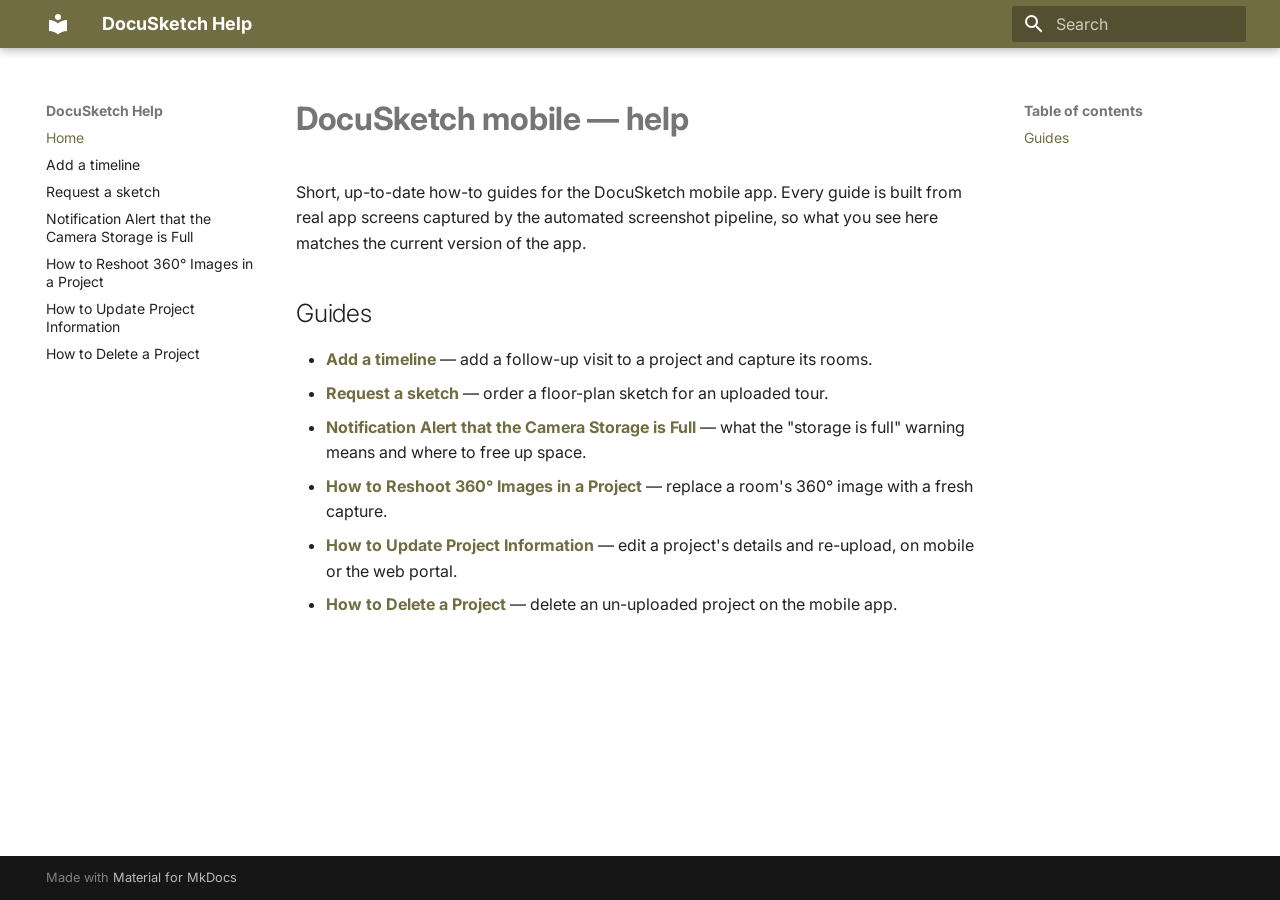
<file: index.html>
<!doctype html>
<html lang="en" class="no-js">
  <head>
    
      <meta charset="utf-8">
      <meta name="viewport" content="width=device-width,initial-scale=1">
      
        <meta name="description" content="How-to guides for the DocuSketch mobile app.">
      
      
      
        <link rel="canonical" href="https://guglanov-ds.github.io/docusketch-help/">
      
      
      
        <link rel="next" href="docs/how-to-add-a-timeline/">
      
      
        
      
      
      <link rel="icon" href="assets/images/favicon.png">
      <meta name="generator" content="mkdocs-1.6.1, mkdocs-material-9.7.6">
    
    
      
        <title>DocuSketch Help</title>
      
    
    
      <link rel="stylesheet" href="assets/stylesheets/main.484c7ddc.min.css">
      
        
        <link rel="stylesheet" href="assets/stylesheets/palette.ab4e12ef.min.css">
      
      


    
    
      
    
    
      
        
        
        <link rel="preconnect" href="https://fonts.gstatic.com" crossorigin>
        <link rel="stylesheet" href="https://fonts.googleapis.com/css?family=Inter:300,300i,400,400i,700,700i%7CRoboto+Mono:400,400i,700,700i&display=fallback">
        <style>:root{--md-text-font:"Inter";--md-code-font:"Roboto Mono"}</style>
      
    
    
      <link rel="stylesheet" href="assets/extra.css">
    
    <script>__md_scope=new URL(".",location),__md_hash=e=>[...e].reduce(((e,_)=>(e<<5)-e+_.charCodeAt(0)),0),__md_get=(e,_=localStorage,t=__md_scope)=>JSON.parse(_.getItem(t.pathname+"."+e)),__md_set=(e,_,t=localStorage,a=__md_scope)=>{try{t.setItem(a.pathname+"."+e,JSON.stringify(_))}catch(e){}}</script>
    
      

    
    
  </head>
  
  
    
    
      
    
    
    
    
    <body dir="ltr" data-md-color-scheme="default" data-md-color-primary="custom" data-md-color-accent="custom">
  
    
    <input class="md-toggle" data-md-toggle="drawer" type="checkbox" id="__drawer" autocomplete="off">
    <input class="md-toggle" data-md-toggle="search" type="checkbox" id="__search" autocomplete="off">
    <label class="md-overlay" for="__drawer"></label>
    <div data-md-component="skip">
      
        
        <a href="#docusketch-mobile-help" class="md-skip">
          Skip to content
        </a>
      
    </div>
    <div data-md-component="announce">
      
    </div>
    
    
      

  

<header class="md-header md-header--shadow" data-md-component="header">
  <nav class="md-header__inner md-grid" aria-label="Header">
    <a href="." title="DocuSketch Help" class="md-header__button md-logo" aria-label="DocuSketch Help" data-md-component="logo">
      
  
  <svg xmlns="http://www.w3.org/2000/svg" viewBox="0 0 24 24"><path d="M12 8a3 3 0 0 0 3-3 3 3 0 0 0-3-3 3 3 0 0 0-3 3 3 3 0 0 0 3 3m0 3.54C9.64 9.35 6.5 8 3 8v11c3.5 0 6.64 1.35 9 3.54 2.36-2.19 5.5-3.54 9-3.54V8c-3.5 0-6.64 1.35-9 3.54"/></svg>

    </a>
    <label class="md-header__button md-icon" for="__drawer">
      
      <svg xmlns="http://www.w3.org/2000/svg" viewBox="0 0 24 24"><path d="M3 6h18v2H3zm0 5h18v2H3zm0 5h18v2H3z"/></svg>
    </label>
    <div class="md-header__title" data-md-component="header-title">
      <div class="md-header__ellipsis">
        <div class="md-header__topic">
          <span class="md-ellipsis">
            DocuSketch Help
          </span>
        </div>
        <div class="md-header__topic" data-md-component="header-topic">
          <span class="md-ellipsis">
            
              Home
            
          </span>
        </div>
      </div>
    </div>
    
      
        <form class="md-header__option" data-md-component="palette">
  
    
    
    
    <input class="md-option" data-md-color-media="" data-md-color-scheme="default" data-md-color-primary="custom" data-md-color-accent="custom"  aria-hidden="true"  type="radio" name="__palette" id="__palette_0">
    
  
</form>
      
    
    
      <script>var palette=__md_get("__palette");if(palette&&palette.color){if("(prefers-color-scheme)"===palette.color.media){var media=matchMedia("(prefers-color-scheme: light)"),input=document.querySelector(media.matches?"[data-md-color-media='(prefers-color-scheme: light)']":"[data-md-color-media='(prefers-color-scheme: dark)']");palette.color.media=input.getAttribute("data-md-color-media"),palette.color.scheme=input.getAttribute("data-md-color-scheme"),palette.color.primary=input.getAttribute("data-md-color-primary"),palette.color.accent=input.getAttribute("data-md-color-accent")}for(var[key,value]of Object.entries(palette.color))document.body.setAttribute("data-md-color-"+key,value)}</script>
    
    
    
      
      
        <label class="md-header__button md-icon" for="__search">
          
          <svg xmlns="http://www.w3.org/2000/svg" viewBox="0 0 24 24"><path d="M9.5 3A6.5 6.5 0 0 1 16 9.5c0 1.61-.59 3.09-1.56 4.23l.27.27h.79l5 5-1.5 1.5-5-5v-.79l-.27-.27A6.52 6.52 0 0 1 9.5 16 6.5 6.5 0 0 1 3 9.5 6.5 6.5 0 0 1 9.5 3m0 2C7 5 5 7 5 9.5S7 14 9.5 14 14 12 14 9.5 12 5 9.5 5"/></svg>
        </label>
        <div class="md-search" data-md-component="search" role="dialog">
  <label class="md-search__overlay" for="__search"></label>
  <div class="md-search__inner" role="search">
    <form class="md-search__form" name="search">
      <input type="text" class="md-search__input" name="query" aria-label="Search" placeholder="Search" autocapitalize="off" autocorrect="off" autocomplete="off" spellcheck="false" data-md-component="search-query" required>
      <label class="md-search__icon md-icon" for="__search">
        
        <svg xmlns="http://www.w3.org/2000/svg" viewBox="0 0 24 24"><path d="M9.5 3A6.5 6.5 0 0 1 16 9.5c0 1.61-.59 3.09-1.56 4.23l.27.27h.79l5 5-1.5 1.5-5-5v-.79l-.27-.27A6.52 6.52 0 0 1 9.5 16 6.5 6.5 0 0 1 3 9.5 6.5 6.5 0 0 1 9.5 3m0 2C7 5 5 7 5 9.5S7 14 9.5 14 14 12 14 9.5 12 5 9.5 5"/></svg>
        
        <svg xmlns="http://www.w3.org/2000/svg" viewBox="0 0 24 24"><path d="M20 11v2H8l5.5 5.5-1.42 1.42L4.16 12l7.92-7.92L13.5 5.5 8 11z"/></svg>
      </label>
      <nav class="md-search__options" aria-label="Search">
        
        <button type="reset" class="md-search__icon md-icon" title="Clear" aria-label="Clear" tabindex="-1">
          
          <svg xmlns="http://www.w3.org/2000/svg" viewBox="0 0 24 24"><path d="M19 6.41 17.59 5 12 10.59 6.41 5 5 6.41 10.59 12 5 17.59 6.41 19 12 13.41 17.59 19 19 17.59 13.41 12z"/></svg>
        </button>
      </nav>
      
    </form>
    <div class="md-search__output">
      <div class="md-search__scrollwrap" tabindex="0" data-md-scrollfix>
        <div class="md-search-result" data-md-component="search-result">
          <div class="md-search-result__meta">
            Initializing search
          </div>
          <ol class="md-search-result__list" role="presentation"></ol>
        </div>
      </div>
    </div>
  </div>
</div>
      
    
    
  </nav>
  
</header>
    
    <div class="md-container" data-md-component="container">
      
      
        
          
        
      
      <main class="md-main" data-md-component="main">
        <div class="md-main__inner md-grid">
          
            
              
              <div class="md-sidebar md-sidebar--primary" data-md-component="sidebar" data-md-type="navigation" >
                <div class="md-sidebar__scrollwrap">
                  <div class="md-sidebar__inner">
                    



<nav class="md-nav md-nav--primary" aria-label="Navigation" data-md-level="0">
  <label class="md-nav__title" for="__drawer">
    <a href="." title="DocuSketch Help" class="md-nav__button md-logo" aria-label="DocuSketch Help" data-md-component="logo">
      
  
  <svg xmlns="http://www.w3.org/2000/svg" viewBox="0 0 24 24"><path d="M12 8a3 3 0 0 0 3-3 3 3 0 0 0-3-3 3 3 0 0 0-3 3 3 3 0 0 0 3 3m0 3.54C9.64 9.35 6.5 8 3 8v11c3.5 0 6.64 1.35 9 3.54 2.36-2.19 5.5-3.54 9-3.54V8c-3.5 0-6.64 1.35-9 3.54"/></svg>

    </a>
    DocuSketch Help
  </label>
  
  <ul class="md-nav__list" data-md-scrollfix>
    
      
      
  
  
    
  
  
  
    <li class="md-nav__item md-nav__item--active">
      
      <input class="md-nav__toggle md-toggle" type="checkbox" id="__toc">
      
      
        
      
      
        <label class="md-nav__link md-nav__link--active" for="__toc">
          
  
  
  <span class="md-ellipsis">
    
  
    Home
  

    
  </span>
  
  

          <span class="md-nav__icon md-icon"></span>
        </label>
      
      <a href="." class="md-nav__link md-nav__link--active">
        
  
  
  <span class="md-ellipsis">
    
  
    Home
  

    
  </span>
  
  

      </a>
      
        

<nav class="md-nav md-nav--secondary" aria-label="Table of contents">
  
  
  
    
  
  
    <label class="md-nav__title" for="__toc">
      <span class="md-nav__icon md-icon"></span>
      Table of contents
    </label>
    <ul class="md-nav__list" data-md-component="toc" data-md-scrollfix>
      
        <li class="md-nav__item">
  <a href="#guides" class="md-nav__link">
    <span class="md-ellipsis">
      
        Guides
      
    </span>
  </a>
  
</li>
      
    </ul>
  
</nav>
      
    </li>
  

    
      
      
  
  
  
  
    <li class="md-nav__item">
      <a href="docs/how-to-add-a-timeline/" class="md-nav__link">
        
  
  
  <span class="md-ellipsis">
    
  
    Add a timeline
  

    
  </span>
  
  

      </a>
    </li>
  

    
      
      
  
  
  
  
    <li class="md-nav__item">
      <a href="docs/how-to-request-a-sketch/" class="md-nav__link">
        
  
  
  <span class="md-ellipsis">
    
  
    Request a sketch
  

    
  </span>
  
  

      </a>
    </li>
  

    
      
      
  
  
  
  
    <li class="md-nav__item">
      <a href="docs/notification-alert-that-the-camera-storage-is-full/" class="md-nav__link">
        
  
  
  <span class="md-ellipsis">
    
  
    Notification Alert that the Camera Storage is Full
  

    
  </span>
  
  

      </a>
    </li>
  

    
      
      
  
  
  
  
    <li class="md-nav__item">
      <a href="docs/how-to-reshoot-360-images-in-a-project/" class="md-nav__link">
        
  
  
  <span class="md-ellipsis">
    
  
    How to Reshoot 360° Images in a Project
  

    
  </span>
  
  

      </a>
    </li>
  

    
      
      
  
  
  
  
    <li class="md-nav__item">
      <a href="docs/how-to-update-project-information/" class="md-nav__link">
        
  
  
  <span class="md-ellipsis">
    
  
    How to Update Project Information
  

    
  </span>
  
  

      </a>
    </li>
  

    
      
      
  
  
  
  
    <li class="md-nav__item">
      <a href="docs/delete-projects/" class="md-nav__link">
        
  
  
  <span class="md-ellipsis">
    
  
    How to Delete a Project
  

    
  </span>
  
  

      </a>
    </li>
  

    
  </ul>
</nav>
                  </div>
                </div>
              </div>
            
            
              
              <div class="md-sidebar md-sidebar--secondary" data-md-component="sidebar" data-md-type="toc" >
                <div class="md-sidebar__scrollwrap">
                  <div class="md-sidebar__inner">
                    

<nav class="md-nav md-nav--secondary" aria-label="Table of contents">
  
  
  
    
  
  
    <label class="md-nav__title" for="__toc">
      <span class="md-nav__icon md-icon"></span>
      Table of contents
    </label>
    <ul class="md-nav__list" data-md-component="toc" data-md-scrollfix>
      
        <li class="md-nav__item">
  <a href="#guides" class="md-nav__link">
    <span class="md-ellipsis">
      
        Guides
      
    </span>
  </a>
  
</li>
      
    </ul>
  
</nav>
                  </div>
                </div>
              </div>
            
          
          
            <div class="md-content" data-md-component="content">
              
              <article class="md-content__inner md-typeset">
                
                  



<h1 id="docusketch-mobile-help">DocuSketch mobile — help<a class="headerlink" href="#docusketch-mobile-help" title="Permanent link">&para;</a></h1>
<p>Short, up-to-date how-to guides for the DocuSketch mobile app. Every guide is
built from real app screens captured by the automated screenshot pipeline, so
what you see here matches the current version of the app.</p>
<h2 id="guides">Guides<a class="headerlink" href="#guides" title="Permanent link">&para;</a></h2>
<ul>
<li><a href="docs/how-to-add-a-timeline/"><strong>Add a timeline</strong></a> — add a follow-up visit to a project and capture its rooms.</li>
<li><a href="docs/how-to-request-a-sketch/"><strong>Request a sketch</strong></a> — order a floor-plan sketch for an uploaded tour.</li>
<li><a href="docs/notification-alert-that-the-camera-storage-is-full/"><strong>Notification Alert that the Camera Storage is Full</strong></a> — what the "storage is full" warning means and where to free up space.</li>
<li><a href="docs/how-to-reshoot-360-images-in-a-project/"><strong>How to Reshoot 360° Images in a Project</strong></a> — replace a room's 360° image with a fresh capture.</li>
<li><a href="docs/how-to-update-project-information/"><strong>How to Update Project Information</strong></a> — edit a project's details and re-upload, on mobile or the web portal.</li>
<li><a href="docs/delete-projects/"><strong>How to Delete a Project</strong></a> — delete an un-uploaded project on the mobile app.</li>
</ul>












                
              </article>
            </div>
          
          
<script>var target=document.getElementById(location.hash.slice(1));target&&target.name&&(target.checked=target.name.startsWith("__tabbed_"))</script>
        </div>
        
          <button type="button" class="md-top md-icon" data-md-component="top" hidden>
  
  <svg xmlns="http://www.w3.org/2000/svg" viewBox="0 0 24 24"><path d="M13 20h-2V8l-5.5 5.5-1.42-1.42L12 4.16l7.92 7.92-1.42 1.42L13 8z"/></svg>
  Back to top
</button>
        
      </main>
      
        <footer class="md-footer">
  
  <div class="md-footer-meta md-typeset">
    <div class="md-footer-meta__inner md-grid">
      <div class="md-copyright">
  
  
    Made with
    <a href="https://squidfunk.github.io/mkdocs-material/" target="_blank" rel="noopener">
      Material for MkDocs
    </a>
  
</div>
      
    </div>
  </div>
</footer>
      
    </div>
    <div class="md-dialog" data-md-component="dialog">
      <div class="md-dialog__inner md-typeset"></div>
    </div>
    
    
    
      
      
      <script id="__config" type="application/json">{"annotate": null, "base": ".", "features": ["navigation.instant", "navigation.top", "content.code.copy"], "search": "assets/javascripts/workers/search.2c215733.min.js", "tags": null, "translations": {"clipboard.copied": "Copied to clipboard", "clipboard.copy": "Copy to clipboard", "search.result.more.one": "1 more on this page", "search.result.more.other": "# more on this page", "search.result.none": "No matching documents", "search.result.one": "1 matching document", "search.result.other": "# matching documents", "search.result.placeholder": "Type to start searching", "search.result.term.missing": "Missing", "select.version": "Select version"}, "version": null}</script>
    
    
      <script src="assets/javascripts/bundle.79ae519e.min.js"></script>
      
    
  </body>
</html>
</file>
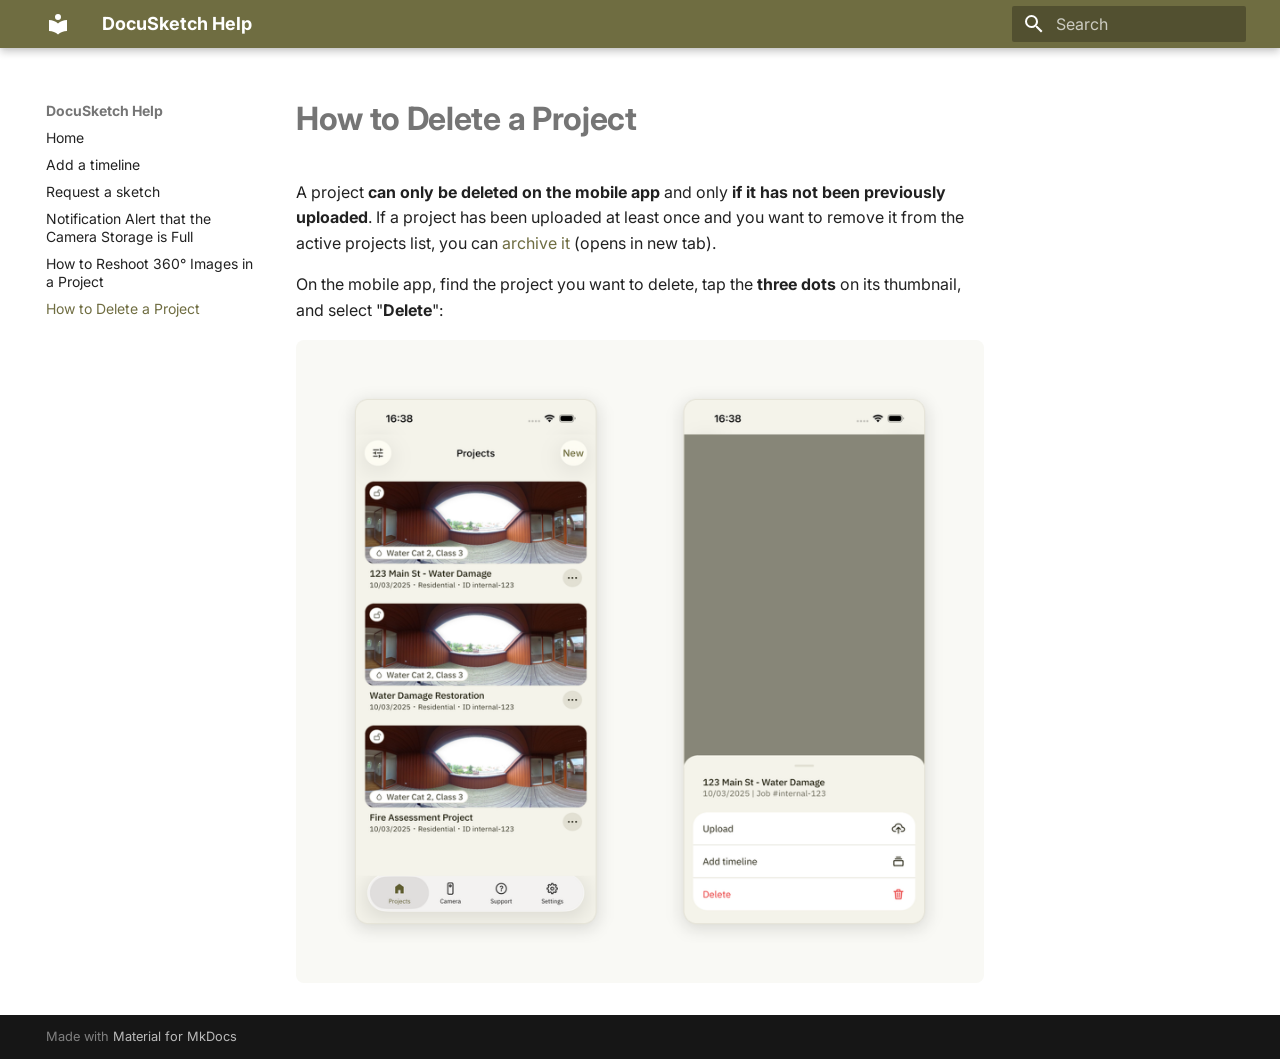
<file: docs/delete-projects/index.html>
<!doctype html>
<html lang="en" class="no-js">
  <head>
    
      <meta charset="utf-8">
      <meta name="viewport" content="width=device-width,initial-scale=1">
      
        <meta name="description" content="How-to guides for the DocuSketch mobile app.">
      
      
      
        <link rel="canonical" href="https://guglanov-ds.github.io/docusketch-help/docs/delete-projects/">
      
      
        <link rel="prev" href="../how-to-reshoot-360-images-in-a-project/">
      
      
      
        
      
      
      <link rel="icon" href="../../assets/images/favicon.png">
      <meta name="generator" content="mkdocs-1.6.1, mkdocs-material-9.7.6">
    
    
      
        <title>How to Delete a Project - DocuSketch Help</title>
      
    
    
      <link rel="stylesheet" href="../../assets/stylesheets/main.484c7ddc.min.css">
      
        
        <link rel="stylesheet" href="../../assets/stylesheets/palette.ab4e12ef.min.css">
      
      


    
    
      
    
    
      
        
        
        <link rel="preconnect" href="https://fonts.gstatic.com" crossorigin>
        <link rel="stylesheet" href="https://fonts.googleapis.com/css?family=Inter:300,300i,400,400i,700,700i%7CRoboto+Mono:400,400i,700,700i&display=fallback">
        <style>:root{--md-text-font:"Inter";--md-code-font:"Roboto Mono"}</style>
      
    
    
      <link rel="stylesheet" href="../../assets/extra.css">
    
    <script>__md_scope=new URL("../..",location),__md_hash=e=>[...e].reduce(((e,_)=>(e<<5)-e+_.charCodeAt(0)),0),__md_get=(e,_=localStorage,t=__md_scope)=>JSON.parse(_.getItem(t.pathname+"."+e)),__md_set=(e,_,t=localStorage,a=__md_scope)=>{try{t.setItem(a.pathname+"."+e,JSON.stringify(_))}catch(e){}}</script>
    
      

    
    
  </head>
  
  
    
    
      
    
    
    
    
    <body dir="ltr" data-md-color-scheme="default" data-md-color-primary="custom" data-md-color-accent="custom">
  
    
    <input class="md-toggle" data-md-toggle="drawer" type="checkbox" id="__drawer" autocomplete="off">
    <input class="md-toggle" data-md-toggle="search" type="checkbox" id="__search" autocomplete="off">
    <label class="md-overlay" for="__drawer"></label>
    <div data-md-component="skip">
      
        
        <a href="#how-to-delete-a-project" class="md-skip">
          Skip to content
        </a>
      
    </div>
    <div data-md-component="announce">
      
    </div>
    
    
      

  

<header class="md-header md-header--shadow" data-md-component="header">
  <nav class="md-header__inner md-grid" aria-label="Header">
    <a href="../.." title="DocuSketch Help" class="md-header__button md-logo" aria-label="DocuSketch Help" data-md-component="logo">
      
  
  <svg xmlns="http://www.w3.org/2000/svg" viewBox="0 0 24 24"><path d="M12 8a3 3 0 0 0 3-3 3 3 0 0 0-3-3 3 3 0 0 0-3 3 3 3 0 0 0 3 3m0 3.54C9.64 9.35 6.5 8 3 8v11c3.5 0 6.64 1.35 9 3.54 2.36-2.19 5.5-3.54 9-3.54V8c-3.5 0-6.64 1.35-9 3.54"/></svg>

    </a>
    <label class="md-header__button md-icon" for="__drawer">
      
      <svg xmlns="http://www.w3.org/2000/svg" viewBox="0 0 24 24"><path d="M3 6h18v2H3zm0 5h18v2H3zm0 5h18v2H3z"/></svg>
    </label>
    <div class="md-header__title" data-md-component="header-title">
      <div class="md-header__ellipsis">
        <div class="md-header__topic">
          <span class="md-ellipsis">
            DocuSketch Help
          </span>
        </div>
        <div class="md-header__topic" data-md-component="header-topic">
          <span class="md-ellipsis">
            
              How to Delete a Project
            
          </span>
        </div>
      </div>
    </div>
    
      
        <form class="md-header__option" data-md-component="palette">
  
    
    
    
    <input class="md-option" data-md-color-media="" data-md-color-scheme="default" data-md-color-primary="custom" data-md-color-accent="custom"  aria-hidden="true"  type="radio" name="__palette" id="__palette_0">
    
  
</form>
      
    
    
      <script>var palette=__md_get("__palette");if(palette&&palette.color){if("(prefers-color-scheme)"===palette.color.media){var media=matchMedia("(prefers-color-scheme: light)"),input=document.querySelector(media.matches?"[data-md-color-media='(prefers-color-scheme: light)']":"[data-md-color-media='(prefers-color-scheme: dark)']");palette.color.media=input.getAttribute("data-md-color-media"),palette.color.scheme=input.getAttribute("data-md-color-scheme"),palette.color.primary=input.getAttribute("data-md-color-primary"),palette.color.accent=input.getAttribute("data-md-color-accent")}for(var[key,value]of Object.entries(palette.color))document.body.setAttribute("data-md-color-"+key,value)}</script>
    
    
    
      
      
        <label class="md-header__button md-icon" for="__search">
          
          <svg xmlns="http://www.w3.org/2000/svg" viewBox="0 0 24 24"><path d="M9.5 3A6.5 6.5 0 0 1 16 9.5c0 1.61-.59 3.09-1.56 4.23l.27.27h.79l5 5-1.5 1.5-5-5v-.79l-.27-.27A6.52 6.52 0 0 1 9.5 16 6.5 6.5 0 0 1 3 9.5 6.5 6.5 0 0 1 9.5 3m0 2C7 5 5 7 5 9.5S7 14 9.5 14 14 12 14 9.5 12 5 9.5 5"/></svg>
        </label>
        <div class="md-search" data-md-component="search" role="dialog">
  <label class="md-search__overlay" for="__search"></label>
  <div class="md-search__inner" role="search">
    <form class="md-search__form" name="search">
      <input type="text" class="md-search__input" name="query" aria-label="Search" placeholder="Search" autocapitalize="off" autocorrect="off" autocomplete="off" spellcheck="false" data-md-component="search-query" required>
      <label class="md-search__icon md-icon" for="__search">
        
        <svg xmlns="http://www.w3.org/2000/svg" viewBox="0 0 24 24"><path d="M9.5 3A6.5 6.5 0 0 1 16 9.5c0 1.61-.59 3.09-1.56 4.23l.27.27h.79l5 5-1.5 1.5-5-5v-.79l-.27-.27A6.52 6.52 0 0 1 9.5 16 6.5 6.5 0 0 1 3 9.5 6.5 6.5 0 0 1 9.5 3m0 2C7 5 5 7 5 9.5S7 14 9.5 14 14 12 14 9.5 12 5 9.5 5"/></svg>
        
        <svg xmlns="http://www.w3.org/2000/svg" viewBox="0 0 24 24"><path d="M20 11v2H8l5.5 5.5-1.42 1.42L4.16 12l7.92-7.92L13.5 5.5 8 11z"/></svg>
      </label>
      <nav class="md-search__options" aria-label="Search">
        
        <button type="reset" class="md-search__icon md-icon" title="Clear" aria-label="Clear" tabindex="-1">
          
          <svg xmlns="http://www.w3.org/2000/svg" viewBox="0 0 24 24"><path d="M19 6.41 17.59 5 12 10.59 6.41 5 5 6.41 10.59 12 5 17.59 6.41 19 12 13.41 17.59 19 19 17.59 13.41 12z"/></svg>
        </button>
      </nav>
      
    </form>
    <div class="md-search__output">
      <div class="md-search__scrollwrap" tabindex="0" data-md-scrollfix>
        <div class="md-search-result" data-md-component="search-result">
          <div class="md-search-result__meta">
            Initializing search
          </div>
          <ol class="md-search-result__list" role="presentation"></ol>
        </div>
      </div>
    </div>
  </div>
</div>
      
    
    
  </nav>
  
</header>
    
    <div class="md-container" data-md-component="container">
      
      
        
          
        
      
      <main class="md-main" data-md-component="main">
        <div class="md-main__inner md-grid">
          
            
              
              <div class="md-sidebar md-sidebar--primary" data-md-component="sidebar" data-md-type="navigation" >
                <div class="md-sidebar__scrollwrap">
                  <div class="md-sidebar__inner">
                    



<nav class="md-nav md-nav--primary" aria-label="Navigation" data-md-level="0">
  <label class="md-nav__title" for="__drawer">
    <a href="../.." title="DocuSketch Help" class="md-nav__button md-logo" aria-label="DocuSketch Help" data-md-component="logo">
      
  
  <svg xmlns="http://www.w3.org/2000/svg" viewBox="0 0 24 24"><path d="M12 8a3 3 0 0 0 3-3 3 3 0 0 0-3-3 3 3 0 0 0-3 3 3 3 0 0 0 3 3m0 3.54C9.64 9.35 6.5 8 3 8v11c3.5 0 6.64 1.35 9 3.54 2.36-2.19 5.5-3.54 9-3.54V8c-3.5 0-6.64 1.35-9 3.54"/></svg>

    </a>
    DocuSketch Help
  </label>
  
  <ul class="md-nav__list" data-md-scrollfix>
    
      
      
  
  
  
  
    <li class="md-nav__item">
      <a href="../.." class="md-nav__link">
        
  
  
  <span class="md-ellipsis">
    
  
    Home
  

    
  </span>
  
  

      </a>
    </li>
  

    
      
      
  
  
  
  
    <li class="md-nav__item">
      <a href="../how-to-add-a-timeline/" class="md-nav__link">
        
  
  
  <span class="md-ellipsis">
    
  
    Add a timeline
  

    
  </span>
  
  

      </a>
    </li>
  

    
      
      
  
  
  
  
    <li class="md-nav__item">
      <a href="../how-to-request-a-sketch/" class="md-nav__link">
        
  
  
  <span class="md-ellipsis">
    
  
    Request a sketch
  

    
  </span>
  
  

      </a>
    </li>
  

    
      
      
  
  
  
  
    <li class="md-nav__item">
      <a href="../notification-alert-that-the-camera-storage-is-full/" class="md-nav__link">
        
  
  
  <span class="md-ellipsis">
    
  
    Notification Alert that the Camera Storage is Full
  

    
  </span>
  
  

      </a>
    </li>
  

    
      
      
  
  
  
  
    <li class="md-nav__item">
      <a href="../how-to-reshoot-360-images-in-a-project/" class="md-nav__link">
        
  
  
  <span class="md-ellipsis">
    
  
    How to Reshoot 360° Images in a Project
  

    
  </span>
  
  

      </a>
    </li>
  

    
      
      
  
  
    
  
  
  
    <li class="md-nav__item md-nav__item--active">
      
      <input class="md-nav__toggle md-toggle" type="checkbox" id="__toc">
      
      
        
      
      
      <a href="./" class="md-nav__link md-nav__link--active">
        
  
  
  <span class="md-ellipsis">
    
  
    How to Delete a Project
  

    
  </span>
  
  

      </a>
      
    </li>
  

    
  </ul>
</nav>
                  </div>
                </div>
              </div>
            
            
              
              <div class="md-sidebar md-sidebar--secondary" data-md-component="sidebar" data-md-type="toc" >
                <div class="md-sidebar__scrollwrap">
                  <div class="md-sidebar__inner">
                    

<nav class="md-nav md-nav--secondary" aria-label="Table of contents">
  
  
  
    
  
  
</nav>
                  </div>
                </div>
              </div>
            
          
          
            <div class="md-content" data-md-component="content">
              
              <article class="md-content__inner md-typeset">
                
                  



<h1 id="how-to-delete-a-project">How to Delete a Project<a class="headerlink" href="#how-to-delete-a-project" title="Permanent link">&para;</a></h1>
<p>A project <strong>can only be deleted on the mobile app</strong> and only <strong>if it has not been previously uploaded</strong>. If a project has been uploaded at least once and you want to remove it from the active projects list, you can <a href="https://help.docusketch.com/docs/archiving-projects">archive it</a> (opens in new tab).</p>
<p>On the mobile app, find the project you want to delete, tap the <strong>three dots</strong> on its thumbnail, and select "<strong>Delete</strong>":</p>
<p><img alt="Find the project, tap its 3-dot menu, and choose Delete" src="../../assets/delete-projects/01-delete.png" /></p>












                
              </article>
            </div>
          
          
<script>var target=document.getElementById(location.hash.slice(1));target&&target.name&&(target.checked=target.name.startsWith("__tabbed_"))</script>
        </div>
        
          <button type="button" class="md-top md-icon" data-md-component="top" hidden>
  
  <svg xmlns="http://www.w3.org/2000/svg" viewBox="0 0 24 24"><path d="M13 20h-2V8l-5.5 5.5-1.42-1.42L12 4.16l7.92 7.92-1.42 1.42L13 8z"/></svg>
  Back to top
</button>
        
      </main>
      
        <footer class="md-footer">
  
  <div class="md-footer-meta md-typeset">
    <div class="md-footer-meta__inner md-grid">
      <div class="md-copyright">
  
  
    Made with
    <a href="https://squidfunk.github.io/mkdocs-material/" target="_blank" rel="noopener">
      Material for MkDocs
    </a>
  
</div>
      
    </div>
  </div>
</footer>
      
    </div>
    <div class="md-dialog" data-md-component="dialog">
      <div class="md-dialog__inner md-typeset"></div>
    </div>
    
    
    
      
      
      <script id="__config" type="application/json">{"annotate": null, "base": "../..", "features": ["navigation.instant", "navigation.top", "content.code.copy"], "search": "../../assets/javascripts/workers/search.2c215733.min.js", "tags": null, "translations": {"clipboard.copied": "Copied to clipboard", "clipboard.copy": "Copy to clipboard", "search.result.more.one": "1 more on this page", "search.result.more.other": "# more on this page", "search.result.none": "No matching documents", "search.result.one": "1 matching document", "search.result.other": "# matching documents", "search.result.placeholder": "Type to start searching", "search.result.term.missing": "Missing", "select.version": "Select version"}, "version": null}</script>
    
    
      <script src="../../assets/javascripts/bundle.79ae519e.min.js"></script>
      
    
  </body>
</html>
</file>
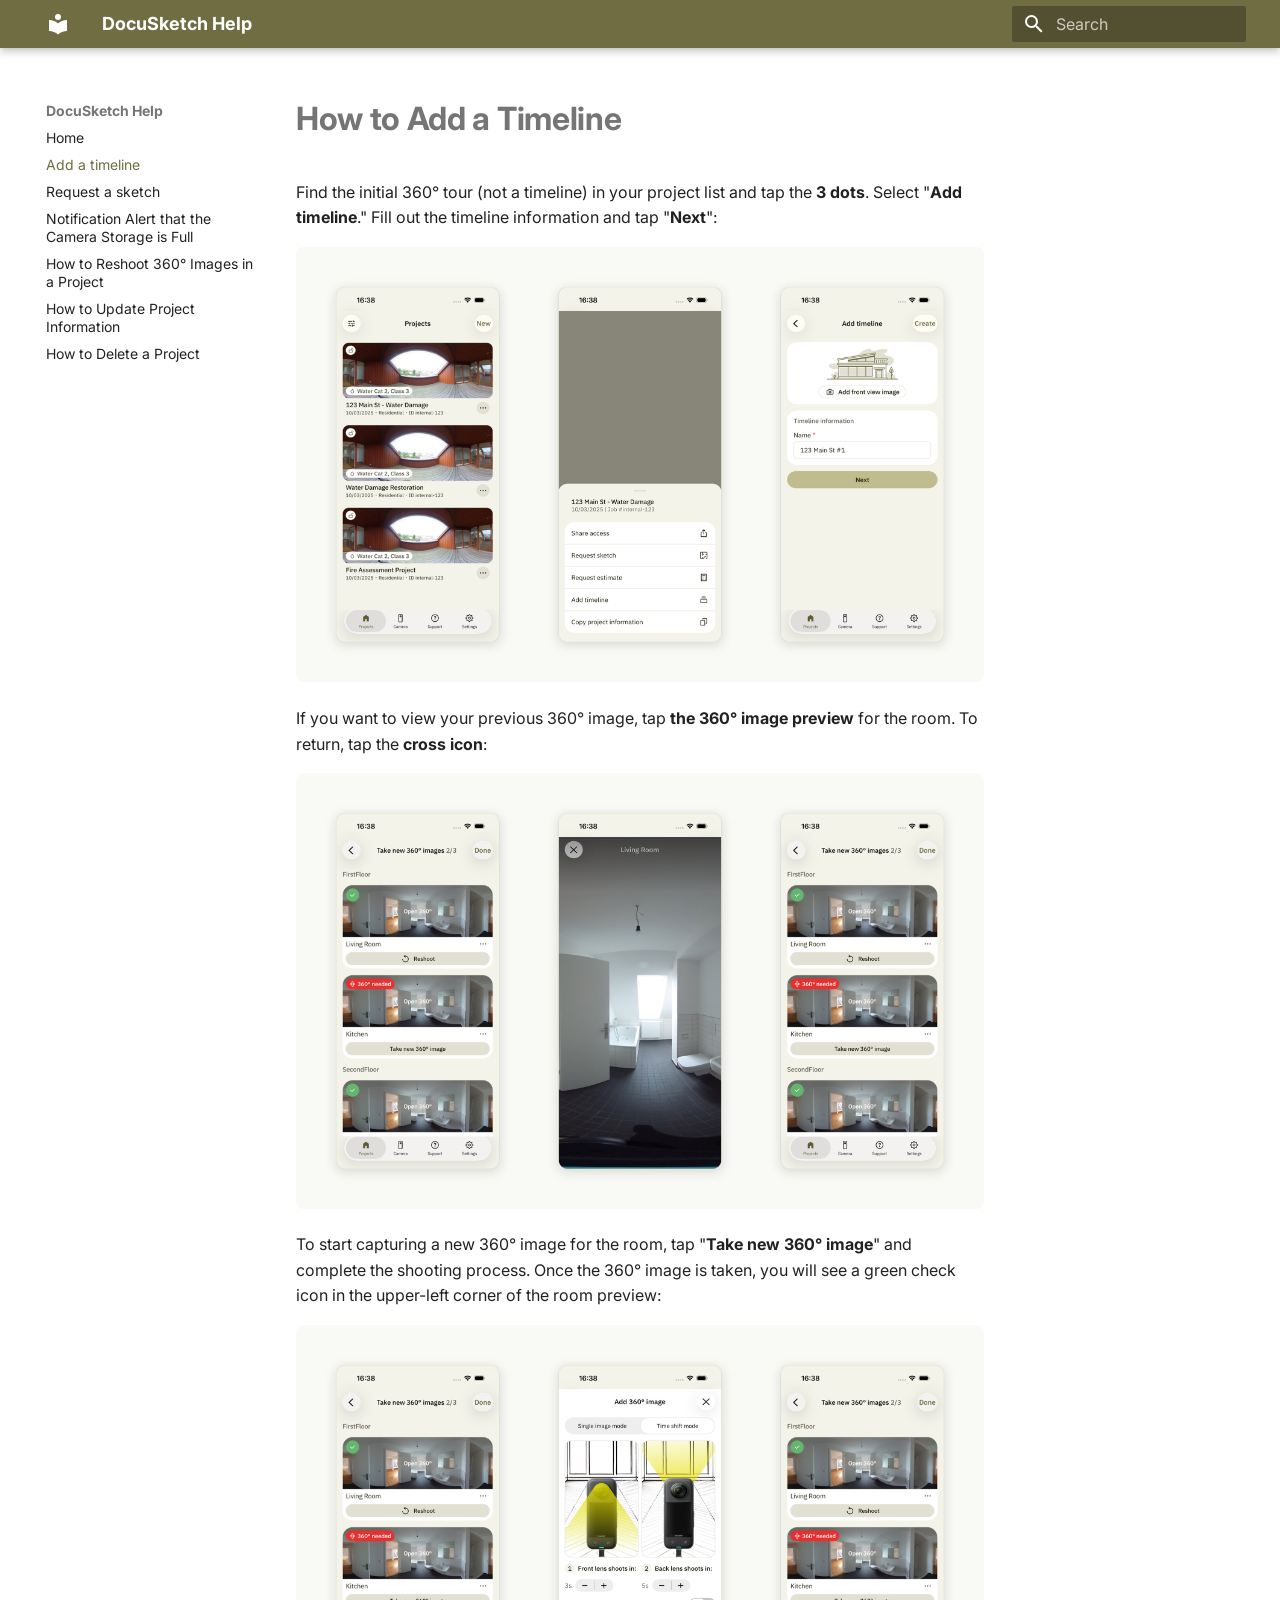
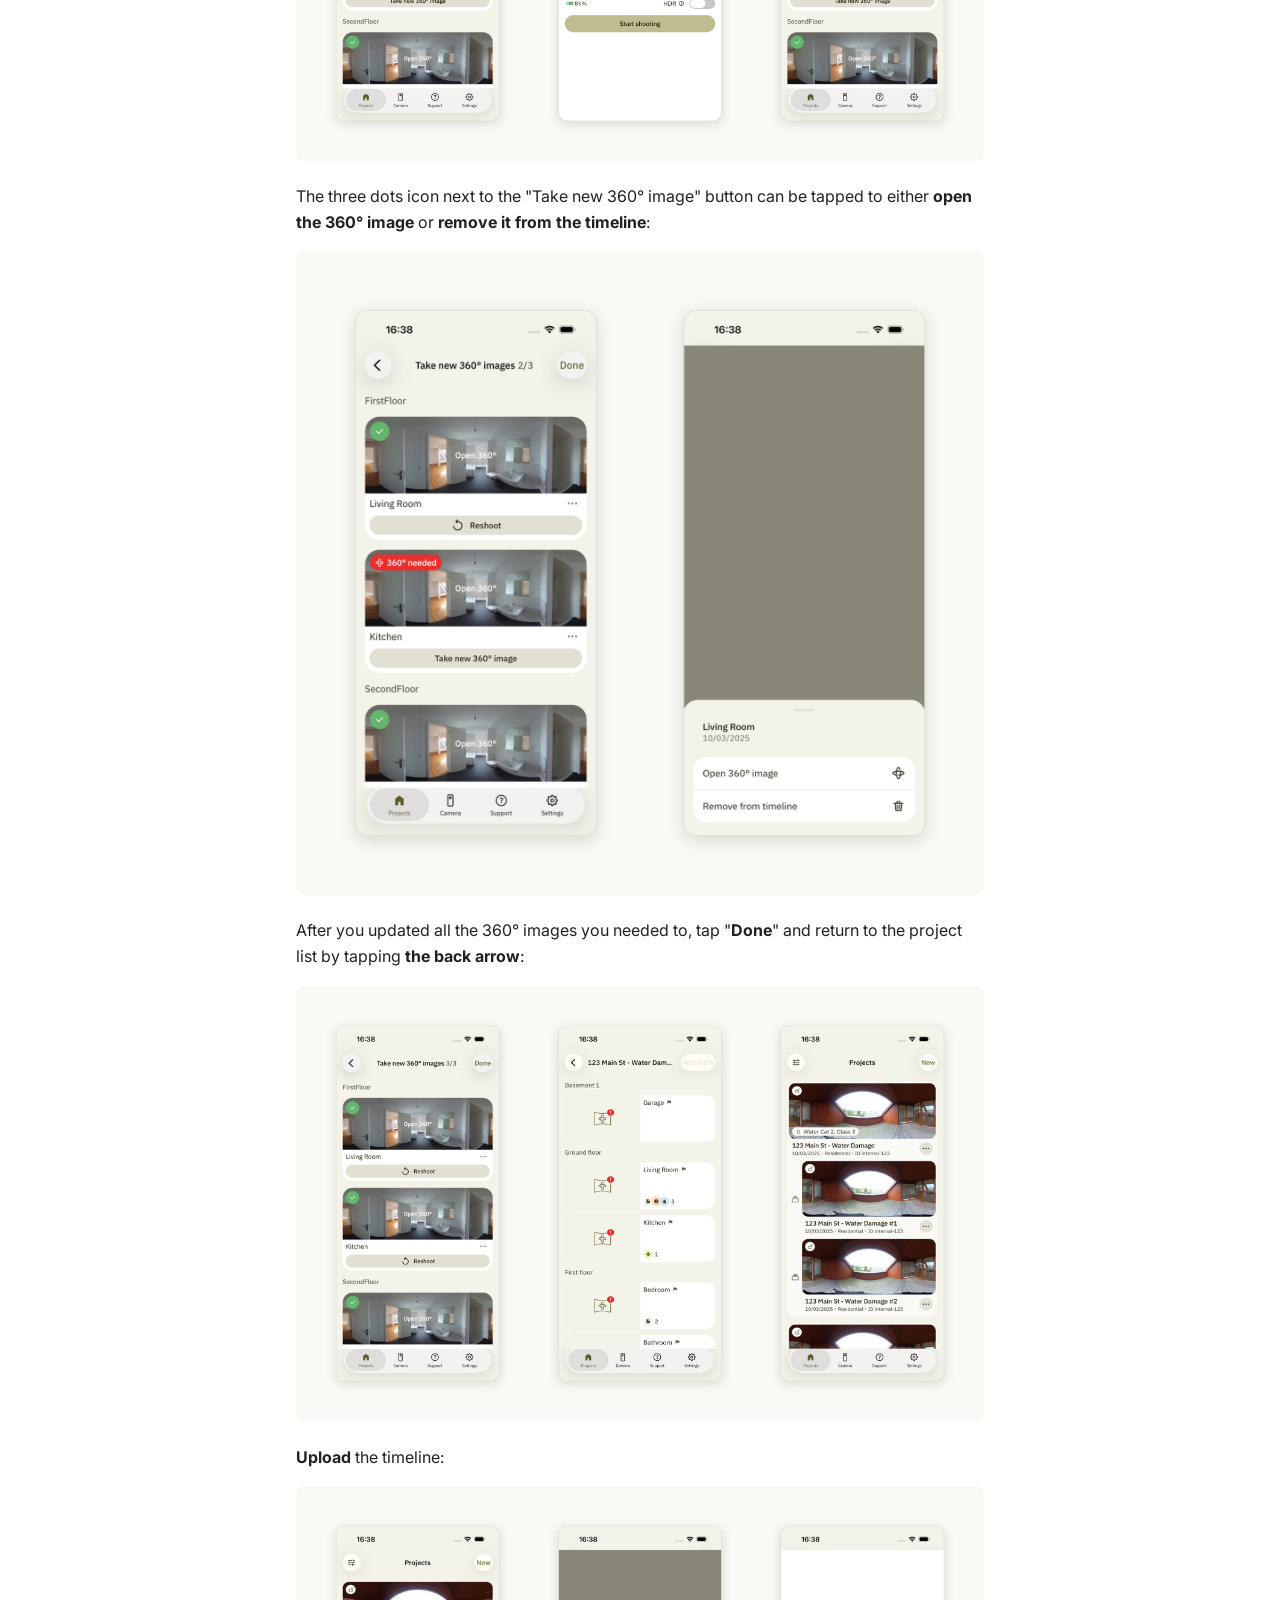
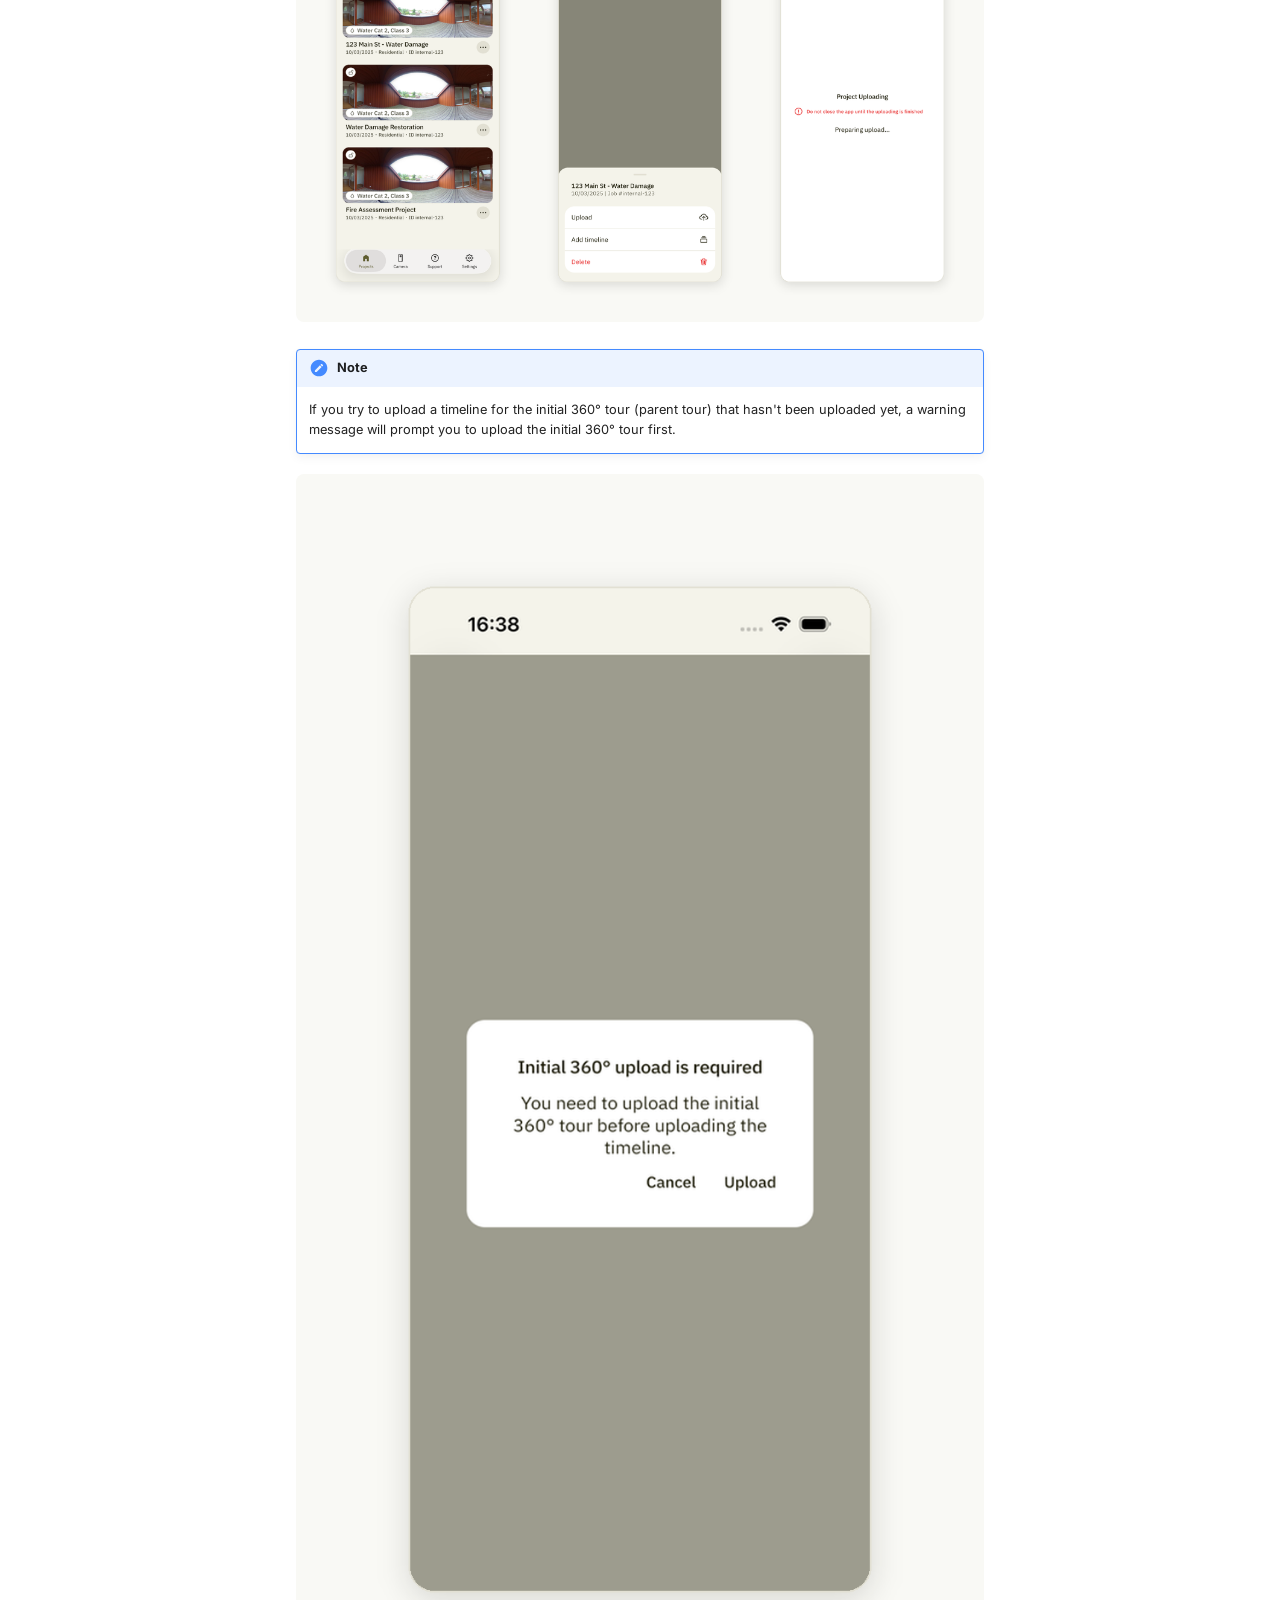
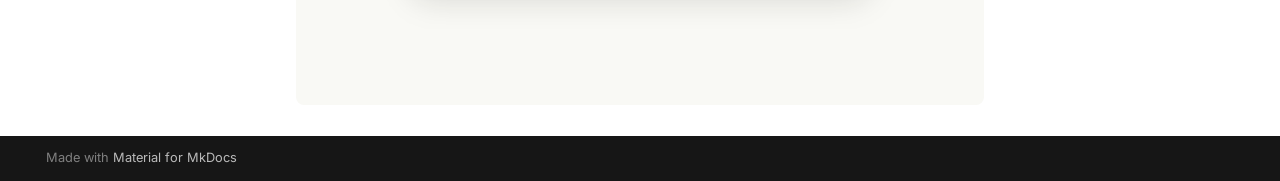
<file: docs/how-to-add-a-timeline/index.html>
<!doctype html>
<html lang="en" class="no-js">
  <head>
    
      <meta charset="utf-8">
      <meta name="viewport" content="width=device-width,initial-scale=1">
      
        <meta name="description" content="How-to guides for the DocuSketch mobile app.">
      
      
      
        <link rel="canonical" href="https://guglanov-ds.github.io/docusketch-help/docs/how-to-add-a-timeline/">
      
      
        <link rel="prev" href="../..">
      
      
        <link rel="next" href="../how-to-request-a-sketch/">
      
      
        
      
      
      <link rel="icon" href="../../assets/images/favicon.png">
      <meta name="generator" content="mkdocs-1.6.1, mkdocs-material-9.7.6">
    
    
      
        <title>Add a timeline - DocuSketch Help</title>
      
    
    
      <link rel="stylesheet" href="../../assets/stylesheets/main.484c7ddc.min.css">
      
        
        <link rel="stylesheet" href="../../assets/stylesheets/palette.ab4e12ef.min.css">
      
      


    
    
      
    
    
      
        
        
        <link rel="preconnect" href="https://fonts.gstatic.com" crossorigin>
        <link rel="stylesheet" href="https://fonts.googleapis.com/css?family=Inter:300,300i,400,400i,700,700i%7CRoboto+Mono:400,400i,700,700i&display=fallback">
        <style>:root{--md-text-font:"Inter";--md-code-font:"Roboto Mono"}</style>
      
    
    
      <link rel="stylesheet" href="../../assets/extra.css">
    
    <script>__md_scope=new URL("../..",location),__md_hash=e=>[...e].reduce(((e,_)=>(e<<5)-e+_.charCodeAt(0)),0),__md_get=(e,_=localStorage,t=__md_scope)=>JSON.parse(_.getItem(t.pathname+"."+e)),__md_set=(e,_,t=localStorage,a=__md_scope)=>{try{t.setItem(a.pathname+"."+e,JSON.stringify(_))}catch(e){}}</script>
    
      

    
    
  </head>
  
  
    
    
      
    
    
    
    
    <body dir="ltr" data-md-color-scheme="default" data-md-color-primary="custom" data-md-color-accent="custom">
  
    
    <input class="md-toggle" data-md-toggle="drawer" type="checkbox" id="__drawer" autocomplete="off">
    <input class="md-toggle" data-md-toggle="search" type="checkbox" id="__search" autocomplete="off">
    <label class="md-overlay" for="__drawer"></label>
    <div data-md-component="skip">
      
        
        <a href="#how-to-add-a-timeline" class="md-skip">
          Skip to content
        </a>
      
    </div>
    <div data-md-component="announce">
      
    </div>
    
    
      

  

<header class="md-header md-header--shadow" data-md-component="header">
  <nav class="md-header__inner md-grid" aria-label="Header">
    <a href="../.." title="DocuSketch Help" class="md-header__button md-logo" aria-label="DocuSketch Help" data-md-component="logo">
      
  
  <svg xmlns="http://www.w3.org/2000/svg" viewBox="0 0 24 24"><path d="M12 8a3 3 0 0 0 3-3 3 3 0 0 0-3-3 3 3 0 0 0-3 3 3 3 0 0 0 3 3m0 3.54C9.64 9.35 6.5 8 3 8v11c3.5 0 6.64 1.35 9 3.54 2.36-2.19 5.5-3.54 9-3.54V8c-3.5 0-6.64 1.35-9 3.54"/></svg>

    </a>
    <label class="md-header__button md-icon" for="__drawer">
      
      <svg xmlns="http://www.w3.org/2000/svg" viewBox="0 0 24 24"><path d="M3 6h18v2H3zm0 5h18v2H3zm0 5h18v2H3z"/></svg>
    </label>
    <div class="md-header__title" data-md-component="header-title">
      <div class="md-header__ellipsis">
        <div class="md-header__topic">
          <span class="md-ellipsis">
            DocuSketch Help
          </span>
        </div>
        <div class="md-header__topic" data-md-component="header-topic">
          <span class="md-ellipsis">
            
              Add a timeline
            
          </span>
        </div>
      </div>
    </div>
    
      
        <form class="md-header__option" data-md-component="palette">
  
    
    
    
    <input class="md-option" data-md-color-media="" data-md-color-scheme="default" data-md-color-primary="custom" data-md-color-accent="custom"  aria-hidden="true"  type="radio" name="__palette" id="__palette_0">
    
  
</form>
      
    
    
      <script>var palette=__md_get("__palette");if(palette&&palette.color){if("(prefers-color-scheme)"===palette.color.media){var media=matchMedia("(prefers-color-scheme: light)"),input=document.querySelector(media.matches?"[data-md-color-media='(prefers-color-scheme: light)']":"[data-md-color-media='(prefers-color-scheme: dark)']");palette.color.media=input.getAttribute("data-md-color-media"),palette.color.scheme=input.getAttribute("data-md-color-scheme"),palette.color.primary=input.getAttribute("data-md-color-primary"),palette.color.accent=input.getAttribute("data-md-color-accent")}for(var[key,value]of Object.entries(palette.color))document.body.setAttribute("data-md-color-"+key,value)}</script>
    
    
    
      
      
        <label class="md-header__button md-icon" for="__search">
          
          <svg xmlns="http://www.w3.org/2000/svg" viewBox="0 0 24 24"><path d="M9.5 3A6.5 6.5 0 0 1 16 9.5c0 1.61-.59 3.09-1.56 4.23l.27.27h.79l5 5-1.5 1.5-5-5v-.79l-.27-.27A6.52 6.52 0 0 1 9.5 16 6.5 6.5 0 0 1 3 9.5 6.5 6.5 0 0 1 9.5 3m0 2C7 5 5 7 5 9.5S7 14 9.5 14 14 12 14 9.5 12 5 9.5 5"/></svg>
        </label>
        <div class="md-search" data-md-component="search" role="dialog">
  <label class="md-search__overlay" for="__search"></label>
  <div class="md-search__inner" role="search">
    <form class="md-search__form" name="search">
      <input type="text" class="md-search__input" name="query" aria-label="Search" placeholder="Search" autocapitalize="off" autocorrect="off" autocomplete="off" spellcheck="false" data-md-component="search-query" required>
      <label class="md-search__icon md-icon" for="__search">
        
        <svg xmlns="http://www.w3.org/2000/svg" viewBox="0 0 24 24"><path d="M9.5 3A6.5 6.5 0 0 1 16 9.5c0 1.61-.59 3.09-1.56 4.23l.27.27h.79l5 5-1.5 1.5-5-5v-.79l-.27-.27A6.52 6.52 0 0 1 9.5 16 6.5 6.5 0 0 1 3 9.5 6.5 6.5 0 0 1 9.5 3m0 2C7 5 5 7 5 9.5S7 14 9.5 14 14 12 14 9.5 12 5 9.5 5"/></svg>
        
        <svg xmlns="http://www.w3.org/2000/svg" viewBox="0 0 24 24"><path d="M20 11v2H8l5.5 5.5-1.42 1.42L4.16 12l7.92-7.92L13.5 5.5 8 11z"/></svg>
      </label>
      <nav class="md-search__options" aria-label="Search">
        
        <button type="reset" class="md-search__icon md-icon" title="Clear" aria-label="Clear" tabindex="-1">
          
          <svg xmlns="http://www.w3.org/2000/svg" viewBox="0 0 24 24"><path d="M19 6.41 17.59 5 12 10.59 6.41 5 5 6.41 10.59 12 5 17.59 6.41 19 12 13.41 17.59 19 19 17.59 13.41 12z"/></svg>
        </button>
      </nav>
      
    </form>
    <div class="md-search__output">
      <div class="md-search__scrollwrap" tabindex="0" data-md-scrollfix>
        <div class="md-search-result" data-md-component="search-result">
          <div class="md-search-result__meta">
            Initializing search
          </div>
          <ol class="md-search-result__list" role="presentation"></ol>
        </div>
      </div>
    </div>
  </div>
</div>
      
    
    
  </nav>
  
</header>
    
    <div class="md-container" data-md-component="container">
      
      
        
          
        
      
      <main class="md-main" data-md-component="main">
        <div class="md-main__inner md-grid">
          
            
              
              <div class="md-sidebar md-sidebar--primary" data-md-component="sidebar" data-md-type="navigation" >
                <div class="md-sidebar__scrollwrap">
                  <div class="md-sidebar__inner">
                    



<nav class="md-nav md-nav--primary" aria-label="Navigation" data-md-level="0">
  <label class="md-nav__title" for="__drawer">
    <a href="../.." title="DocuSketch Help" class="md-nav__button md-logo" aria-label="DocuSketch Help" data-md-component="logo">
      
  
  <svg xmlns="http://www.w3.org/2000/svg" viewBox="0 0 24 24"><path d="M12 8a3 3 0 0 0 3-3 3 3 0 0 0-3-3 3 3 0 0 0-3 3 3 3 0 0 0 3 3m0 3.54C9.64 9.35 6.5 8 3 8v11c3.5 0 6.64 1.35 9 3.54 2.36-2.19 5.5-3.54 9-3.54V8c-3.5 0-6.64 1.35-9 3.54"/></svg>

    </a>
    DocuSketch Help
  </label>
  
  <ul class="md-nav__list" data-md-scrollfix>
    
      
      
  
  
  
  
    <li class="md-nav__item">
      <a href="../.." class="md-nav__link">
        
  
  
  <span class="md-ellipsis">
    
  
    Home
  

    
  </span>
  
  

      </a>
    </li>
  

    
      
      
  
  
    
  
  
  
    <li class="md-nav__item md-nav__item--active">
      
      <input class="md-nav__toggle md-toggle" type="checkbox" id="__toc">
      
      
        
      
      
      <a href="./" class="md-nav__link md-nav__link--active">
        
  
  
  <span class="md-ellipsis">
    
  
    Add a timeline
  

    
  </span>
  
  

      </a>
      
    </li>
  

    
      
      
  
  
  
  
    <li class="md-nav__item">
      <a href="../how-to-request-a-sketch/" class="md-nav__link">
        
  
  
  <span class="md-ellipsis">
    
  
    Request a sketch
  

    
  </span>
  
  

      </a>
    </li>
  

    
      
      
  
  
  
  
    <li class="md-nav__item">
      <a href="../notification-alert-that-the-camera-storage-is-full/" class="md-nav__link">
        
  
  
  <span class="md-ellipsis">
    
  
    Notification Alert that the Camera Storage is Full
  

    
  </span>
  
  

      </a>
    </li>
  

    
      
      
  
  
  
  
    <li class="md-nav__item">
      <a href="../how-to-reshoot-360-images-in-a-project/" class="md-nav__link">
        
  
  
  <span class="md-ellipsis">
    
  
    How to Reshoot 360° Images in a Project
  

    
  </span>
  
  

      </a>
    </li>
  

    
      
      
  
  
  
  
    <li class="md-nav__item">
      <a href="../how-to-update-project-information/" class="md-nav__link">
        
  
  
  <span class="md-ellipsis">
    
  
    How to Update Project Information
  

    
  </span>
  
  

      </a>
    </li>
  

    
      
      
  
  
  
  
    <li class="md-nav__item">
      <a href="../delete-projects/" class="md-nav__link">
        
  
  
  <span class="md-ellipsis">
    
  
    How to Delete a Project
  

    
  </span>
  
  

      </a>
    </li>
  

    
  </ul>
</nav>
                  </div>
                </div>
              </div>
            
            
              
              <div class="md-sidebar md-sidebar--secondary" data-md-component="sidebar" data-md-type="toc" >
                <div class="md-sidebar__scrollwrap">
                  <div class="md-sidebar__inner">
                    

<nav class="md-nav md-nav--secondary" aria-label="Table of contents">
  
  
  
    
  
  
</nav>
                  </div>
                </div>
              </div>
            
          
          
            <div class="md-content" data-md-component="content">
              
              <article class="md-content__inner md-typeset">
                
                  



<h1 id="how-to-add-a-timeline">How to Add a Timeline<a class="headerlink" href="#how-to-add-a-timeline" title="Permanent link">&para;</a></h1>
<p>Find the initial 360° tour (not a timeline) in your project list and tap the
<strong>3 dots</strong>. Select "<strong>Add timeline</strong>." Fill out the timeline information and tap
"<strong>Next</strong>":</p>
<p><img alt="Open the project's 3-dot menu, choose Add timeline, then fill in the timeline information and tap Next" src="../../assets/how-to-add-a-timeline/01-add-timeline.png" /></p>
<p>If you want to view your previous 360° image, tap <strong>the 360° image preview</strong> for
the room. To return, tap the <strong>cross icon</strong>:</p>
<p><img alt="Tap a room's 360° image preview to view the previous image; tap the cross icon to return" src="../../assets/how-to-add-a-timeline/02-view-360.png" /></p>
<p>To start capturing a new 360° image for the room, tap "<strong>Take new 360° image</strong>"
and complete the shooting process. Once the 360° image is taken, you will see a
green check icon in the upper-left corner of the room preview:</p>
<p><img alt="Tap Take new 360° image and complete shooting; a green check appears on the room once captured" src="../../assets/how-to-add-a-timeline/03-take-360.png" /></p>
<p>The three dots icon next to the "Take new 360° image" button can be tapped to
either <strong>open the 360° image</strong> or <strong>remove it from the timeline</strong>:</p>
<p><img alt="The three-dot menu next to Take new 360° image lets you open the 360° image or remove the room" src="../../assets/how-to-add-a-timeline/04-room-menu.png" /></p>
<p>After you updated all the 360° images you needed to, tap "<strong>Done</strong>" and return to
the project list by tapping <strong>the back arrow</strong>:</p>
<p><img alt="Tap Done once all rooms are captured, then the back arrow to return to the project list" src="../../assets/how-to-add-a-timeline/05-done.png" /></p>
<p><strong>Upload</strong> the timeline:</p>
<p><img alt="Open the timeline's 3-dot menu and tap Upload" src="../../assets/how-to-add-a-timeline/06-upload.png" /></p>
<div class="admonition note">
<p class="admonition-title">Note</p>
<p>If you try to upload a timeline for the initial 360° tour (parent tour) that
hasn't been uploaded yet, a warning message will prompt you to upload the
initial 360° tour first.</p>
</div>
<p><img alt="The &quot;Initial 360° upload is required&quot; warning shown when the parent tour hasn't been uploaded" src="../../assets/how-to-add-a-timeline/07-parent-warning.png" /></p>












                
              </article>
            </div>
          
          
<script>var target=document.getElementById(location.hash.slice(1));target&&target.name&&(target.checked=target.name.startsWith("__tabbed_"))</script>
        </div>
        
          <button type="button" class="md-top md-icon" data-md-component="top" hidden>
  
  <svg xmlns="http://www.w3.org/2000/svg" viewBox="0 0 24 24"><path d="M13 20h-2V8l-5.5 5.5-1.42-1.42L12 4.16l7.92 7.92-1.42 1.42L13 8z"/></svg>
  Back to top
</button>
        
      </main>
      
        <footer class="md-footer">
  
  <div class="md-footer-meta md-typeset">
    <div class="md-footer-meta__inner md-grid">
      <div class="md-copyright">
  
  
    Made with
    <a href="https://squidfunk.github.io/mkdocs-material/" target="_blank" rel="noopener">
      Material for MkDocs
    </a>
  
</div>
      
    </div>
  </div>
</footer>
      
    </div>
    <div class="md-dialog" data-md-component="dialog">
      <div class="md-dialog__inner md-typeset"></div>
    </div>
    
    
    
      
      
      <script id="__config" type="application/json">{"annotate": null, "base": "../..", "features": ["navigation.instant", "navigation.top", "content.code.copy"], "search": "../../assets/javascripts/workers/search.2c215733.min.js", "tags": null, "translations": {"clipboard.copied": "Copied to clipboard", "clipboard.copy": "Copy to clipboard", "search.result.more.one": "1 more on this page", "search.result.more.other": "# more on this page", "search.result.none": "No matching documents", "search.result.one": "1 matching document", "search.result.other": "# matching documents", "search.result.placeholder": "Type to start searching", "search.result.term.missing": "Missing", "select.version": "Select version"}, "version": null}</script>
    
    
      <script src="../../assets/javascripts/bundle.79ae519e.min.js"></script>
      
    
  </body>
</html>
</file>
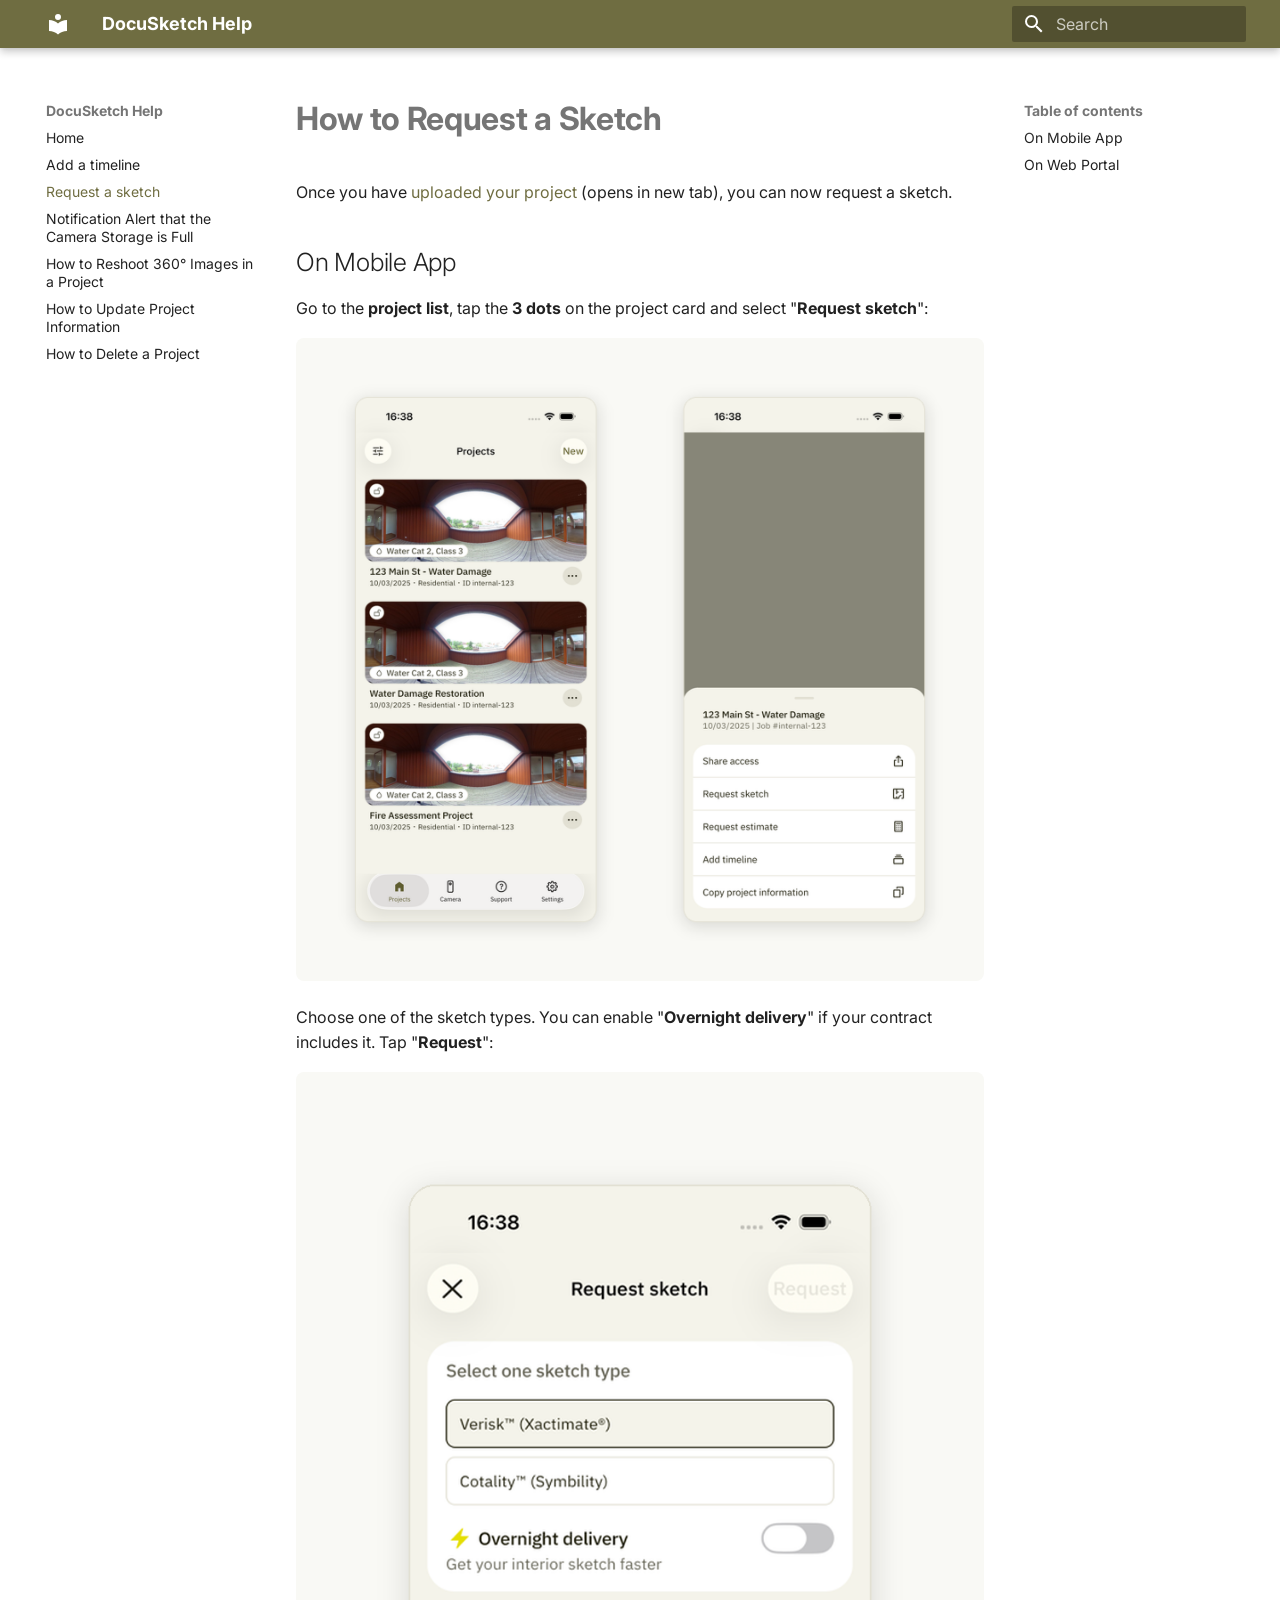
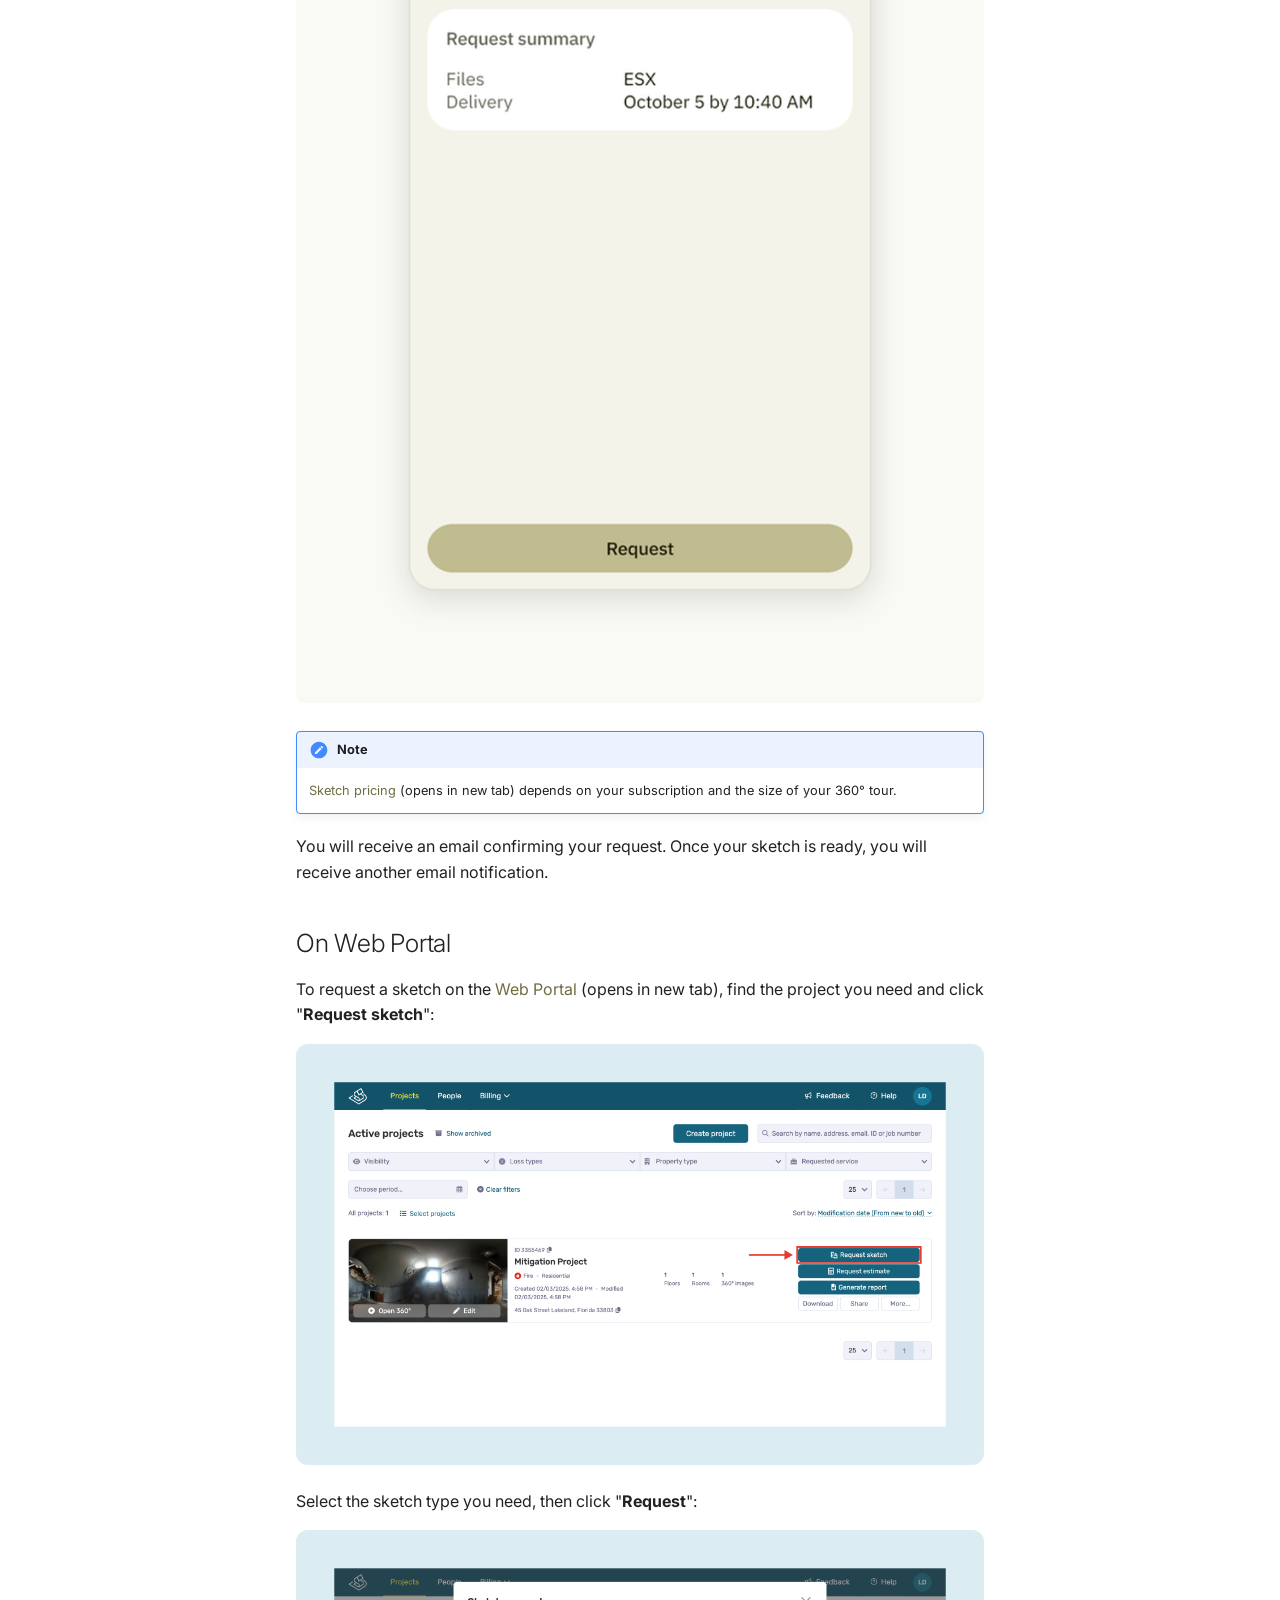
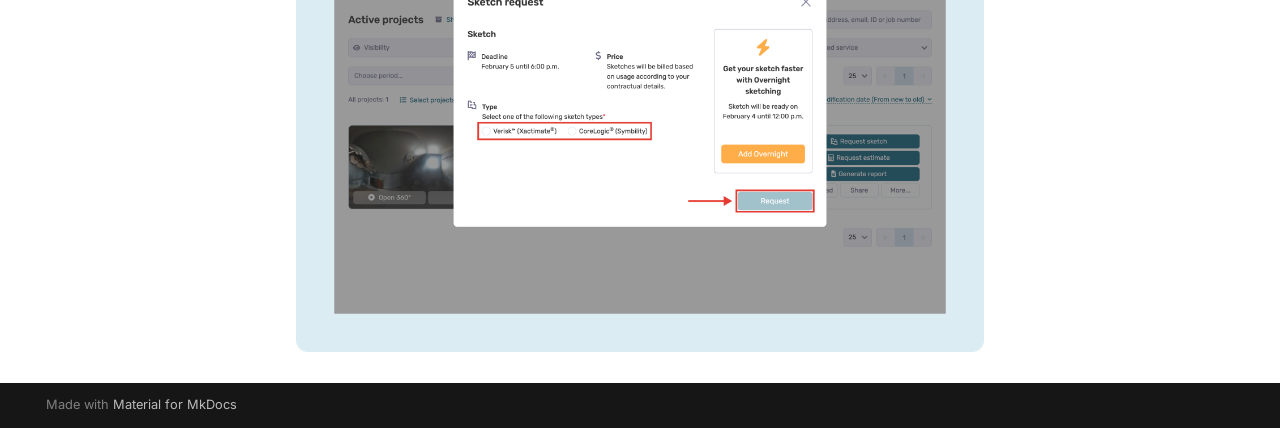
<file: docs/how-to-request-a-sketch/index.html>
<!doctype html>
<html lang="en" class="no-js">
  <head>
    
      <meta charset="utf-8">
      <meta name="viewport" content="width=device-width,initial-scale=1">
      
        <meta name="description" content="How-to guides for the DocuSketch mobile app.">
      
      
      
        <link rel="canonical" href="https://guglanov-ds.github.io/docusketch-help/docs/how-to-request-a-sketch/">
      
      
        <link rel="prev" href="../how-to-add-a-timeline/">
      
      
        <link rel="next" href="../notification-alert-that-the-camera-storage-is-full/">
      
      
        
      
      
      <link rel="icon" href="../../assets/images/favicon.png">
      <meta name="generator" content="mkdocs-1.6.1, mkdocs-material-9.7.6">
    
    
      
        <title>Request a sketch - DocuSketch Help</title>
      
    
    
      <link rel="stylesheet" href="../../assets/stylesheets/main.484c7ddc.min.css">
      
        
        <link rel="stylesheet" href="../../assets/stylesheets/palette.ab4e12ef.min.css">
      
      


    
    
      
    
    
      
        
        
        <link rel="preconnect" href="https://fonts.gstatic.com" crossorigin>
        <link rel="stylesheet" href="https://fonts.googleapis.com/css?family=Inter:300,300i,400,400i,700,700i%7CRoboto+Mono:400,400i,700,700i&display=fallback">
        <style>:root{--md-text-font:"Inter";--md-code-font:"Roboto Mono"}</style>
      
    
    
      <link rel="stylesheet" href="../../assets/extra.css">
    
    <script>__md_scope=new URL("../..",location),__md_hash=e=>[...e].reduce(((e,_)=>(e<<5)-e+_.charCodeAt(0)),0),__md_get=(e,_=localStorage,t=__md_scope)=>JSON.parse(_.getItem(t.pathname+"."+e)),__md_set=(e,_,t=localStorage,a=__md_scope)=>{try{t.setItem(a.pathname+"."+e,JSON.stringify(_))}catch(e){}}</script>
    
      

    
    
  </head>
  
  
    
    
      
    
    
    
    
    <body dir="ltr" data-md-color-scheme="default" data-md-color-primary="custom" data-md-color-accent="custom">
  
    
    <input class="md-toggle" data-md-toggle="drawer" type="checkbox" id="__drawer" autocomplete="off">
    <input class="md-toggle" data-md-toggle="search" type="checkbox" id="__search" autocomplete="off">
    <label class="md-overlay" for="__drawer"></label>
    <div data-md-component="skip">
      
        
        <a href="#how-to-request-a-sketch" class="md-skip">
          Skip to content
        </a>
      
    </div>
    <div data-md-component="announce">
      
    </div>
    
    
      

  

<header class="md-header md-header--shadow" data-md-component="header">
  <nav class="md-header__inner md-grid" aria-label="Header">
    <a href="../.." title="DocuSketch Help" class="md-header__button md-logo" aria-label="DocuSketch Help" data-md-component="logo">
      
  
  <svg xmlns="http://www.w3.org/2000/svg" viewBox="0 0 24 24"><path d="M12 8a3 3 0 0 0 3-3 3 3 0 0 0-3-3 3 3 0 0 0-3 3 3 3 0 0 0 3 3m0 3.54C9.64 9.35 6.5 8 3 8v11c3.5 0 6.64 1.35 9 3.54 2.36-2.19 5.5-3.54 9-3.54V8c-3.5 0-6.64 1.35-9 3.54"/></svg>

    </a>
    <label class="md-header__button md-icon" for="__drawer">
      
      <svg xmlns="http://www.w3.org/2000/svg" viewBox="0 0 24 24"><path d="M3 6h18v2H3zm0 5h18v2H3zm0 5h18v2H3z"/></svg>
    </label>
    <div class="md-header__title" data-md-component="header-title">
      <div class="md-header__ellipsis">
        <div class="md-header__topic">
          <span class="md-ellipsis">
            DocuSketch Help
          </span>
        </div>
        <div class="md-header__topic" data-md-component="header-topic">
          <span class="md-ellipsis">
            
              Request a sketch
            
          </span>
        </div>
      </div>
    </div>
    
      
        <form class="md-header__option" data-md-component="palette">
  
    
    
    
    <input class="md-option" data-md-color-media="" data-md-color-scheme="default" data-md-color-primary="custom" data-md-color-accent="custom"  aria-hidden="true"  type="radio" name="__palette" id="__palette_0">
    
  
</form>
      
    
    
      <script>var palette=__md_get("__palette");if(palette&&palette.color){if("(prefers-color-scheme)"===palette.color.media){var media=matchMedia("(prefers-color-scheme: light)"),input=document.querySelector(media.matches?"[data-md-color-media='(prefers-color-scheme: light)']":"[data-md-color-media='(prefers-color-scheme: dark)']");palette.color.media=input.getAttribute("data-md-color-media"),palette.color.scheme=input.getAttribute("data-md-color-scheme"),palette.color.primary=input.getAttribute("data-md-color-primary"),palette.color.accent=input.getAttribute("data-md-color-accent")}for(var[key,value]of Object.entries(palette.color))document.body.setAttribute("data-md-color-"+key,value)}</script>
    
    
    
      
      
        <label class="md-header__button md-icon" for="__search">
          
          <svg xmlns="http://www.w3.org/2000/svg" viewBox="0 0 24 24"><path d="M9.5 3A6.5 6.5 0 0 1 16 9.5c0 1.61-.59 3.09-1.56 4.23l.27.27h.79l5 5-1.5 1.5-5-5v-.79l-.27-.27A6.52 6.52 0 0 1 9.5 16 6.5 6.5 0 0 1 3 9.5 6.5 6.5 0 0 1 9.5 3m0 2C7 5 5 7 5 9.5S7 14 9.5 14 14 12 14 9.5 12 5 9.5 5"/></svg>
        </label>
        <div class="md-search" data-md-component="search" role="dialog">
  <label class="md-search__overlay" for="__search"></label>
  <div class="md-search__inner" role="search">
    <form class="md-search__form" name="search">
      <input type="text" class="md-search__input" name="query" aria-label="Search" placeholder="Search" autocapitalize="off" autocorrect="off" autocomplete="off" spellcheck="false" data-md-component="search-query" required>
      <label class="md-search__icon md-icon" for="__search">
        
        <svg xmlns="http://www.w3.org/2000/svg" viewBox="0 0 24 24"><path d="M9.5 3A6.5 6.5 0 0 1 16 9.5c0 1.61-.59 3.09-1.56 4.23l.27.27h.79l5 5-1.5 1.5-5-5v-.79l-.27-.27A6.52 6.52 0 0 1 9.5 16 6.5 6.5 0 0 1 3 9.5 6.5 6.5 0 0 1 9.5 3m0 2C7 5 5 7 5 9.5S7 14 9.5 14 14 12 14 9.5 12 5 9.5 5"/></svg>
        
        <svg xmlns="http://www.w3.org/2000/svg" viewBox="0 0 24 24"><path d="M20 11v2H8l5.5 5.5-1.42 1.42L4.16 12l7.92-7.92L13.5 5.5 8 11z"/></svg>
      </label>
      <nav class="md-search__options" aria-label="Search">
        
        <button type="reset" class="md-search__icon md-icon" title="Clear" aria-label="Clear" tabindex="-1">
          
          <svg xmlns="http://www.w3.org/2000/svg" viewBox="0 0 24 24"><path d="M19 6.41 17.59 5 12 10.59 6.41 5 5 6.41 10.59 12 5 17.59 6.41 19 12 13.41 17.59 19 19 17.59 13.41 12z"/></svg>
        </button>
      </nav>
      
    </form>
    <div class="md-search__output">
      <div class="md-search__scrollwrap" tabindex="0" data-md-scrollfix>
        <div class="md-search-result" data-md-component="search-result">
          <div class="md-search-result__meta">
            Initializing search
          </div>
          <ol class="md-search-result__list" role="presentation"></ol>
        </div>
      </div>
    </div>
  </div>
</div>
      
    
    
  </nav>
  
</header>
    
    <div class="md-container" data-md-component="container">
      
      
        
          
        
      
      <main class="md-main" data-md-component="main">
        <div class="md-main__inner md-grid">
          
            
              
              <div class="md-sidebar md-sidebar--primary" data-md-component="sidebar" data-md-type="navigation" >
                <div class="md-sidebar__scrollwrap">
                  <div class="md-sidebar__inner">
                    



<nav class="md-nav md-nav--primary" aria-label="Navigation" data-md-level="0">
  <label class="md-nav__title" for="__drawer">
    <a href="../.." title="DocuSketch Help" class="md-nav__button md-logo" aria-label="DocuSketch Help" data-md-component="logo">
      
  
  <svg xmlns="http://www.w3.org/2000/svg" viewBox="0 0 24 24"><path d="M12 8a3 3 0 0 0 3-3 3 3 0 0 0-3-3 3 3 0 0 0-3 3 3 3 0 0 0 3 3m0 3.54C9.64 9.35 6.5 8 3 8v11c3.5 0 6.64 1.35 9 3.54 2.36-2.19 5.5-3.54 9-3.54V8c-3.5 0-6.64 1.35-9 3.54"/></svg>

    </a>
    DocuSketch Help
  </label>
  
  <ul class="md-nav__list" data-md-scrollfix>
    
      
      
  
  
  
  
    <li class="md-nav__item">
      <a href="../.." class="md-nav__link">
        
  
  
  <span class="md-ellipsis">
    
  
    Home
  

    
  </span>
  
  

      </a>
    </li>
  

    
      
      
  
  
  
  
    <li class="md-nav__item">
      <a href="../how-to-add-a-timeline/" class="md-nav__link">
        
  
  
  <span class="md-ellipsis">
    
  
    Add a timeline
  

    
  </span>
  
  

      </a>
    </li>
  

    
      
      
  
  
    
  
  
  
    <li class="md-nav__item md-nav__item--active">
      
      <input class="md-nav__toggle md-toggle" type="checkbox" id="__toc">
      
      
        
      
      
        <label class="md-nav__link md-nav__link--active" for="__toc">
          
  
  
  <span class="md-ellipsis">
    
  
    Request a sketch
  

    
  </span>
  
  

          <span class="md-nav__icon md-icon"></span>
        </label>
      
      <a href="./" class="md-nav__link md-nav__link--active">
        
  
  
  <span class="md-ellipsis">
    
  
    Request a sketch
  

    
  </span>
  
  

      </a>
      
        

<nav class="md-nav md-nav--secondary" aria-label="Table of contents">
  
  
  
    
  
  
    <label class="md-nav__title" for="__toc">
      <span class="md-nav__icon md-icon"></span>
      Table of contents
    </label>
    <ul class="md-nav__list" data-md-component="toc" data-md-scrollfix>
      
        <li class="md-nav__item">
  <a href="#on-mobile-app" class="md-nav__link">
    <span class="md-ellipsis">
      
        On Mobile App
      
    </span>
  </a>
  
</li>
      
        <li class="md-nav__item">
  <a href="#on-web-portal" class="md-nav__link">
    <span class="md-ellipsis">
      
        On Web Portal
      
    </span>
  </a>
  
</li>
      
    </ul>
  
</nav>
      
    </li>
  

    
      
      
  
  
  
  
    <li class="md-nav__item">
      <a href="../notification-alert-that-the-camera-storage-is-full/" class="md-nav__link">
        
  
  
  <span class="md-ellipsis">
    
  
    Notification Alert that the Camera Storage is Full
  

    
  </span>
  
  

      </a>
    </li>
  

    
      
      
  
  
  
  
    <li class="md-nav__item">
      <a href="../how-to-reshoot-360-images-in-a-project/" class="md-nav__link">
        
  
  
  <span class="md-ellipsis">
    
  
    How to Reshoot 360° Images in a Project
  

    
  </span>
  
  

      </a>
    </li>
  

    
      
      
  
  
  
  
    <li class="md-nav__item">
      <a href="../how-to-update-project-information/" class="md-nav__link">
        
  
  
  <span class="md-ellipsis">
    
  
    How to Update Project Information
  

    
  </span>
  
  

      </a>
    </li>
  

    
      
      
  
  
  
  
    <li class="md-nav__item">
      <a href="../delete-projects/" class="md-nav__link">
        
  
  
  <span class="md-ellipsis">
    
  
    How to Delete a Project
  

    
  </span>
  
  

      </a>
    </li>
  

    
  </ul>
</nav>
                  </div>
                </div>
              </div>
            
            
              
              <div class="md-sidebar md-sidebar--secondary" data-md-component="sidebar" data-md-type="toc" >
                <div class="md-sidebar__scrollwrap">
                  <div class="md-sidebar__inner">
                    

<nav class="md-nav md-nav--secondary" aria-label="Table of contents">
  
  
  
    
  
  
    <label class="md-nav__title" for="__toc">
      <span class="md-nav__icon md-icon"></span>
      Table of contents
    </label>
    <ul class="md-nav__list" data-md-component="toc" data-md-scrollfix>
      
        <li class="md-nav__item">
  <a href="#on-mobile-app" class="md-nav__link">
    <span class="md-ellipsis">
      
        On Mobile App
      
    </span>
  </a>
  
</li>
      
        <li class="md-nav__item">
  <a href="#on-web-portal" class="md-nav__link">
    <span class="md-ellipsis">
      
        On Web Portal
      
    </span>
  </a>
  
</li>
      
    </ul>
  
</nav>
                  </div>
                </div>
              </div>
            
          
          
            <div class="md-content" data-md-component="content">
              
              <article class="md-content__inner md-typeset">
                
                  



<h1 id="how-to-request-a-sketch">How to Request a Sketch<a class="headerlink" href="#how-to-request-a-sketch" title="Permanent link">&para;</a></h1>
<p>Once you have <a href="https://help.docusketch.com/documentation/docs/how-to-upload-a-project">uploaded your project</a> (opens in new tab), you can now request a sketch.</p>
<h2 id="on-mobile-app">On Mobile App<a class="headerlink" href="#on-mobile-app" title="Permanent link">&para;</a></h2>
<p>Go to the <strong>project list</strong>, tap the <strong>3 dots</strong> on the project card and select "<strong>Request sketch</strong>":</p>
<p><img alt="Open the project list, tap a project card's 3-dot menu and choose Request sketch" src="../../assets/how-to-request-a-sketch/01-request-sketch.png" /></p>
<p>Choose one of the sketch types. You can enable "<strong>Overnight delivery</strong>" if your contract includes it. Tap "<strong>Request</strong>":</p>
<p><img alt="On the Sketch request screen pick a sketch type, optionally turn on Overnight delivery, then tap Request" src="../../assets/how-to-request-a-sketch/02-sketch-type.png" /></p>
<div class="admonition note">
<p class="admonition-title">Note</p>
<p><a href="https://help.docusketch.com/docs/sketch-credits">Sketch pricing</a> (opens in new tab) depends on your subscription and the size of your 360° tour.</p>
</div>
<p>You will receive an email confirming your request. Once your sketch is ready, you will receive another email notification.</p>
<h2 id="on-web-portal">On Web Portal<a class="headerlink" href="#on-web-portal" title="Permanent link">&para;</a></h2>
<p>To request a sketch on the <a href="https://app.docusketch.com/portal">Web Portal</a> (opens in new tab), find the project you need and click "<strong>Request sketch</strong>":</p>
<p><img alt="On the Web Portal, find your project and click Request sketch" src="../../assets/how-to-request-a-sketch/03-web-request-sketch.png" /></p>
<p>Select the sketch type you need, then click "<strong>Request</strong>":</p>
<p><img alt="Select the sketch type in the Web Portal dialog, then click Request" src="../../assets/how-to-request-a-sketch/04-web-sketch-type.png" /></p>












                
              </article>
            </div>
          
          
<script>var target=document.getElementById(location.hash.slice(1));target&&target.name&&(target.checked=target.name.startsWith("__tabbed_"))</script>
        </div>
        
          <button type="button" class="md-top md-icon" data-md-component="top" hidden>
  
  <svg xmlns="http://www.w3.org/2000/svg" viewBox="0 0 24 24"><path d="M13 20h-2V8l-5.5 5.5-1.42-1.42L12 4.16l7.92 7.92-1.42 1.42L13 8z"/></svg>
  Back to top
</button>
        
      </main>
      
        <footer class="md-footer">
  
  <div class="md-footer-meta md-typeset">
    <div class="md-footer-meta__inner md-grid">
      <div class="md-copyright">
  
  
    Made with
    <a href="https://squidfunk.github.io/mkdocs-material/" target="_blank" rel="noopener">
      Material for MkDocs
    </a>
  
</div>
      
    </div>
  </div>
</footer>
      
    </div>
    <div class="md-dialog" data-md-component="dialog">
      <div class="md-dialog__inner md-typeset"></div>
    </div>
    
    
    
      
      
      <script id="__config" type="application/json">{"annotate": null, "base": "../..", "features": ["navigation.instant", "navigation.top", "content.code.copy"], "search": "../../assets/javascripts/workers/search.2c215733.min.js", "tags": null, "translations": {"clipboard.copied": "Copied to clipboard", "clipboard.copy": "Copy to clipboard", "search.result.more.one": "1 more on this page", "search.result.more.other": "# more on this page", "search.result.none": "No matching documents", "search.result.one": "1 matching document", "search.result.other": "# matching documents", "search.result.placeholder": "Type to start searching", "search.result.term.missing": "Missing", "select.version": "Select version"}, "version": null}</script>
    
    
      <script src="../../assets/javascripts/bundle.79ae519e.min.js"></script>
      
    
  </body>
</html>
</file>
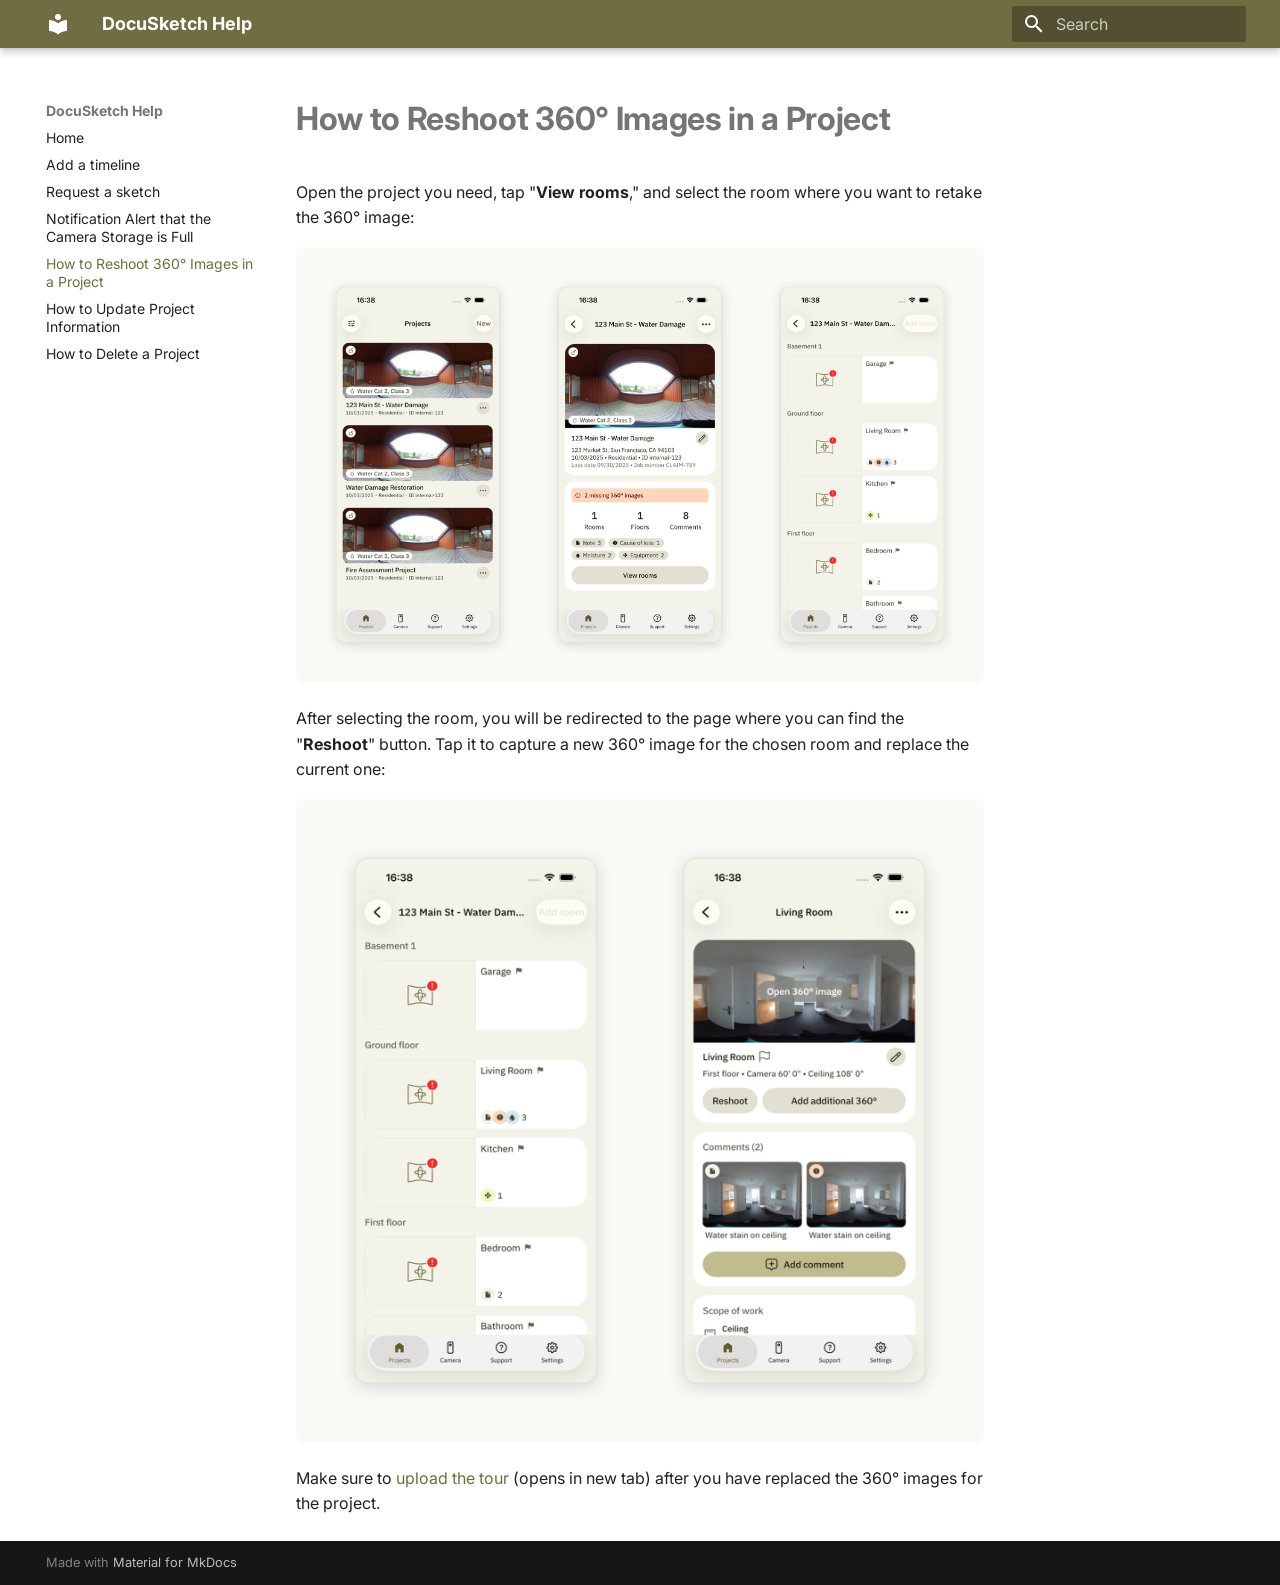
<file: docs/how-to-reshoot-360-images-in-a-project/index.html>
<!doctype html>
<html lang="en" class="no-js">
  <head>
    
      <meta charset="utf-8">
      <meta name="viewport" content="width=device-width,initial-scale=1">
      
        <meta name="description" content="How-to guides for the DocuSketch mobile app.">
      
      
      
        <link rel="canonical" href="https://guglanov-ds.github.io/docusketch-help/docs/how-to-reshoot-360-images-in-a-project/">
      
      
        <link rel="prev" href="../notification-alert-that-the-camera-storage-is-full/">
      
      
        <link rel="next" href="../how-to-update-project-information/">
      
      
        
      
      
      <link rel="icon" href="../../assets/images/favicon.png">
      <meta name="generator" content="mkdocs-1.6.1, mkdocs-material-9.7.6">
    
    
      
        <title>How to Reshoot 360° Images in a Project - DocuSketch Help</title>
      
    
    
      <link rel="stylesheet" href="../../assets/stylesheets/main.484c7ddc.min.css">
      
        
        <link rel="stylesheet" href="../../assets/stylesheets/palette.ab4e12ef.min.css">
      
      


    
    
      
    
    
      
        
        
        <link rel="preconnect" href="https://fonts.gstatic.com" crossorigin>
        <link rel="stylesheet" href="https://fonts.googleapis.com/css?family=Inter:300,300i,400,400i,700,700i%7CRoboto+Mono:400,400i,700,700i&display=fallback">
        <style>:root{--md-text-font:"Inter";--md-code-font:"Roboto Mono"}</style>
      
    
    
      <link rel="stylesheet" href="../../assets/extra.css">
    
    <script>__md_scope=new URL("../..",location),__md_hash=e=>[...e].reduce(((e,_)=>(e<<5)-e+_.charCodeAt(0)),0),__md_get=(e,_=localStorage,t=__md_scope)=>JSON.parse(_.getItem(t.pathname+"."+e)),__md_set=(e,_,t=localStorage,a=__md_scope)=>{try{t.setItem(a.pathname+"."+e,JSON.stringify(_))}catch(e){}}</script>
    
      

    
    
  </head>
  
  
    
    
      
    
    
    
    
    <body dir="ltr" data-md-color-scheme="default" data-md-color-primary="custom" data-md-color-accent="custom">
  
    
    <input class="md-toggle" data-md-toggle="drawer" type="checkbox" id="__drawer" autocomplete="off">
    <input class="md-toggle" data-md-toggle="search" type="checkbox" id="__search" autocomplete="off">
    <label class="md-overlay" for="__drawer"></label>
    <div data-md-component="skip">
      
        
        <a href="#how-to-reshoot-360-images-in-a-project" class="md-skip">
          Skip to content
        </a>
      
    </div>
    <div data-md-component="announce">
      
    </div>
    
    
      

  

<header class="md-header md-header--shadow" data-md-component="header">
  <nav class="md-header__inner md-grid" aria-label="Header">
    <a href="../.." title="DocuSketch Help" class="md-header__button md-logo" aria-label="DocuSketch Help" data-md-component="logo">
      
  
  <svg xmlns="http://www.w3.org/2000/svg" viewBox="0 0 24 24"><path d="M12 8a3 3 0 0 0 3-3 3 3 0 0 0-3-3 3 3 0 0 0-3 3 3 3 0 0 0 3 3m0 3.54C9.64 9.35 6.5 8 3 8v11c3.5 0 6.64 1.35 9 3.54 2.36-2.19 5.5-3.54 9-3.54V8c-3.5 0-6.64 1.35-9 3.54"/></svg>

    </a>
    <label class="md-header__button md-icon" for="__drawer">
      
      <svg xmlns="http://www.w3.org/2000/svg" viewBox="0 0 24 24"><path d="M3 6h18v2H3zm0 5h18v2H3zm0 5h18v2H3z"/></svg>
    </label>
    <div class="md-header__title" data-md-component="header-title">
      <div class="md-header__ellipsis">
        <div class="md-header__topic">
          <span class="md-ellipsis">
            DocuSketch Help
          </span>
        </div>
        <div class="md-header__topic" data-md-component="header-topic">
          <span class="md-ellipsis">
            
              How to Reshoot 360° Images in a Project
            
          </span>
        </div>
      </div>
    </div>
    
      
        <form class="md-header__option" data-md-component="palette">
  
    
    
    
    <input class="md-option" data-md-color-media="" data-md-color-scheme="default" data-md-color-primary="custom" data-md-color-accent="custom"  aria-hidden="true"  type="radio" name="__palette" id="__palette_0">
    
  
</form>
      
    
    
      <script>var palette=__md_get("__palette");if(palette&&palette.color){if("(prefers-color-scheme)"===palette.color.media){var media=matchMedia("(prefers-color-scheme: light)"),input=document.querySelector(media.matches?"[data-md-color-media='(prefers-color-scheme: light)']":"[data-md-color-media='(prefers-color-scheme: dark)']");palette.color.media=input.getAttribute("data-md-color-media"),palette.color.scheme=input.getAttribute("data-md-color-scheme"),palette.color.primary=input.getAttribute("data-md-color-primary"),palette.color.accent=input.getAttribute("data-md-color-accent")}for(var[key,value]of Object.entries(palette.color))document.body.setAttribute("data-md-color-"+key,value)}</script>
    
    
    
      
      
        <label class="md-header__button md-icon" for="__search">
          
          <svg xmlns="http://www.w3.org/2000/svg" viewBox="0 0 24 24"><path d="M9.5 3A6.5 6.5 0 0 1 16 9.5c0 1.61-.59 3.09-1.56 4.23l.27.27h.79l5 5-1.5 1.5-5-5v-.79l-.27-.27A6.52 6.52 0 0 1 9.5 16 6.5 6.5 0 0 1 3 9.5 6.5 6.5 0 0 1 9.5 3m0 2C7 5 5 7 5 9.5S7 14 9.5 14 14 12 14 9.5 12 5 9.5 5"/></svg>
        </label>
        <div class="md-search" data-md-component="search" role="dialog">
  <label class="md-search__overlay" for="__search"></label>
  <div class="md-search__inner" role="search">
    <form class="md-search__form" name="search">
      <input type="text" class="md-search__input" name="query" aria-label="Search" placeholder="Search" autocapitalize="off" autocorrect="off" autocomplete="off" spellcheck="false" data-md-component="search-query" required>
      <label class="md-search__icon md-icon" for="__search">
        
        <svg xmlns="http://www.w3.org/2000/svg" viewBox="0 0 24 24"><path d="M9.5 3A6.5 6.5 0 0 1 16 9.5c0 1.61-.59 3.09-1.56 4.23l.27.27h.79l5 5-1.5 1.5-5-5v-.79l-.27-.27A6.52 6.52 0 0 1 9.5 16 6.5 6.5 0 0 1 3 9.5 6.5 6.5 0 0 1 9.5 3m0 2C7 5 5 7 5 9.5S7 14 9.5 14 14 12 14 9.5 12 5 9.5 5"/></svg>
        
        <svg xmlns="http://www.w3.org/2000/svg" viewBox="0 0 24 24"><path d="M20 11v2H8l5.5 5.5-1.42 1.42L4.16 12l7.92-7.92L13.5 5.5 8 11z"/></svg>
      </label>
      <nav class="md-search__options" aria-label="Search">
        
        <button type="reset" class="md-search__icon md-icon" title="Clear" aria-label="Clear" tabindex="-1">
          
          <svg xmlns="http://www.w3.org/2000/svg" viewBox="0 0 24 24"><path d="M19 6.41 17.59 5 12 10.59 6.41 5 5 6.41 10.59 12 5 17.59 6.41 19 12 13.41 17.59 19 19 17.59 13.41 12z"/></svg>
        </button>
      </nav>
      
    </form>
    <div class="md-search__output">
      <div class="md-search__scrollwrap" tabindex="0" data-md-scrollfix>
        <div class="md-search-result" data-md-component="search-result">
          <div class="md-search-result__meta">
            Initializing search
          </div>
          <ol class="md-search-result__list" role="presentation"></ol>
        </div>
      </div>
    </div>
  </div>
</div>
      
    
    
  </nav>
  
</header>
    
    <div class="md-container" data-md-component="container">
      
      
        
          
        
      
      <main class="md-main" data-md-component="main">
        <div class="md-main__inner md-grid">
          
            
              
              <div class="md-sidebar md-sidebar--primary" data-md-component="sidebar" data-md-type="navigation" >
                <div class="md-sidebar__scrollwrap">
                  <div class="md-sidebar__inner">
                    



<nav class="md-nav md-nav--primary" aria-label="Navigation" data-md-level="0">
  <label class="md-nav__title" for="__drawer">
    <a href="../.." title="DocuSketch Help" class="md-nav__button md-logo" aria-label="DocuSketch Help" data-md-component="logo">
      
  
  <svg xmlns="http://www.w3.org/2000/svg" viewBox="0 0 24 24"><path d="M12 8a3 3 0 0 0 3-3 3 3 0 0 0-3-3 3 3 0 0 0-3 3 3 3 0 0 0 3 3m0 3.54C9.64 9.35 6.5 8 3 8v11c3.5 0 6.64 1.35 9 3.54 2.36-2.19 5.5-3.54 9-3.54V8c-3.5 0-6.64 1.35-9 3.54"/></svg>

    </a>
    DocuSketch Help
  </label>
  
  <ul class="md-nav__list" data-md-scrollfix>
    
      
      
  
  
  
  
    <li class="md-nav__item">
      <a href="../.." class="md-nav__link">
        
  
  
  <span class="md-ellipsis">
    
  
    Home
  

    
  </span>
  
  

      </a>
    </li>
  

    
      
      
  
  
  
  
    <li class="md-nav__item">
      <a href="../how-to-add-a-timeline/" class="md-nav__link">
        
  
  
  <span class="md-ellipsis">
    
  
    Add a timeline
  

    
  </span>
  
  

      </a>
    </li>
  

    
      
      
  
  
  
  
    <li class="md-nav__item">
      <a href="../how-to-request-a-sketch/" class="md-nav__link">
        
  
  
  <span class="md-ellipsis">
    
  
    Request a sketch
  

    
  </span>
  
  

      </a>
    </li>
  

    
      
      
  
  
  
  
    <li class="md-nav__item">
      <a href="../notification-alert-that-the-camera-storage-is-full/" class="md-nav__link">
        
  
  
  <span class="md-ellipsis">
    
  
    Notification Alert that the Camera Storage is Full
  

    
  </span>
  
  

      </a>
    </li>
  

    
      
      
  
  
    
  
  
  
    <li class="md-nav__item md-nav__item--active">
      
      <input class="md-nav__toggle md-toggle" type="checkbox" id="__toc">
      
      
        
      
      
      <a href="./" class="md-nav__link md-nav__link--active">
        
  
  
  <span class="md-ellipsis">
    
  
    How to Reshoot 360° Images in a Project
  

    
  </span>
  
  

      </a>
      
    </li>
  

    
      
      
  
  
  
  
    <li class="md-nav__item">
      <a href="../how-to-update-project-information/" class="md-nav__link">
        
  
  
  <span class="md-ellipsis">
    
  
    How to Update Project Information
  

    
  </span>
  
  

      </a>
    </li>
  

    
      
      
  
  
  
  
    <li class="md-nav__item">
      <a href="../delete-projects/" class="md-nav__link">
        
  
  
  <span class="md-ellipsis">
    
  
    How to Delete a Project
  

    
  </span>
  
  

      </a>
    </li>
  

    
  </ul>
</nav>
                  </div>
                </div>
              </div>
            
            
              
              <div class="md-sidebar md-sidebar--secondary" data-md-component="sidebar" data-md-type="toc" >
                <div class="md-sidebar__scrollwrap">
                  <div class="md-sidebar__inner">
                    

<nav class="md-nav md-nav--secondary" aria-label="Table of contents">
  
  
  
    
  
  
</nav>
                  </div>
                </div>
              </div>
            
          
          
            <div class="md-content" data-md-component="content">
              
              <article class="md-content__inner md-typeset">
                
                  



<h1 id="how-to-reshoot-360-images-in-a-project">How to Reshoot 360° Images in a Project<a class="headerlink" href="#how-to-reshoot-360-images-in-a-project" title="Permanent link">&para;</a></h1>
<p>Open the project you need, tap "<strong>View rooms</strong>," and select the room where you want to retake the 360° image:</p>
<p><img alt="Open a project, tap View rooms, and select the room you want to reshoot" src="../../assets/how-to-reshoot-360-images-in-a-project/01-open-rooms.png" /></p>
<p>After selecting the room, you will be redirected to the page where you can find the "<strong>Reshoot</strong>" button. Tap it to capture a new 360° image for the chosen room and replace the current one:</p>
<p><img alt="On the room page, tap Reshoot to capture a new 360° image and replace the current one" src="../../assets/how-to-reshoot-360-images-in-a-project/02-reshoot.png" /></p>
<p>Make sure to <a href="https://help.docusketch.com/docs/uploading-your-tour-and-generating-sketch#how-to-upload-your-tour">upload the tour</a> (opens in new tab) after you have replaced the 360° images for the project.</p>












                
              </article>
            </div>
          
          
<script>var target=document.getElementById(location.hash.slice(1));target&&target.name&&(target.checked=target.name.startsWith("__tabbed_"))</script>
        </div>
        
          <button type="button" class="md-top md-icon" data-md-component="top" hidden>
  
  <svg xmlns="http://www.w3.org/2000/svg" viewBox="0 0 24 24"><path d="M13 20h-2V8l-5.5 5.5-1.42-1.42L12 4.16l7.92 7.92-1.42 1.42L13 8z"/></svg>
  Back to top
</button>
        
      </main>
      
        <footer class="md-footer">
  
  <div class="md-footer-meta md-typeset">
    <div class="md-footer-meta__inner md-grid">
      <div class="md-copyright">
  
  
    Made with
    <a href="https://squidfunk.github.io/mkdocs-material/" target="_blank" rel="noopener">
      Material for MkDocs
    </a>
  
</div>
      
    </div>
  </div>
</footer>
      
    </div>
    <div class="md-dialog" data-md-component="dialog">
      <div class="md-dialog__inner md-typeset"></div>
    </div>
    
    
    
      
      
      <script id="__config" type="application/json">{"annotate": null, "base": "../..", "features": ["navigation.instant", "navigation.top", "content.code.copy"], "search": "../../assets/javascripts/workers/search.2c215733.min.js", "tags": null, "translations": {"clipboard.copied": "Copied to clipboard", "clipboard.copy": "Copy to clipboard", "search.result.more.one": "1 more on this page", "search.result.more.other": "# more on this page", "search.result.none": "No matching documents", "search.result.one": "1 matching document", "search.result.other": "# matching documents", "search.result.placeholder": "Type to start searching", "search.result.term.missing": "Missing", "select.version": "Select version"}, "version": null}</script>
    
    
      <script src="../../assets/javascripts/bundle.79ae519e.min.js"></script>
      
    
  </body>
</html>
</file>
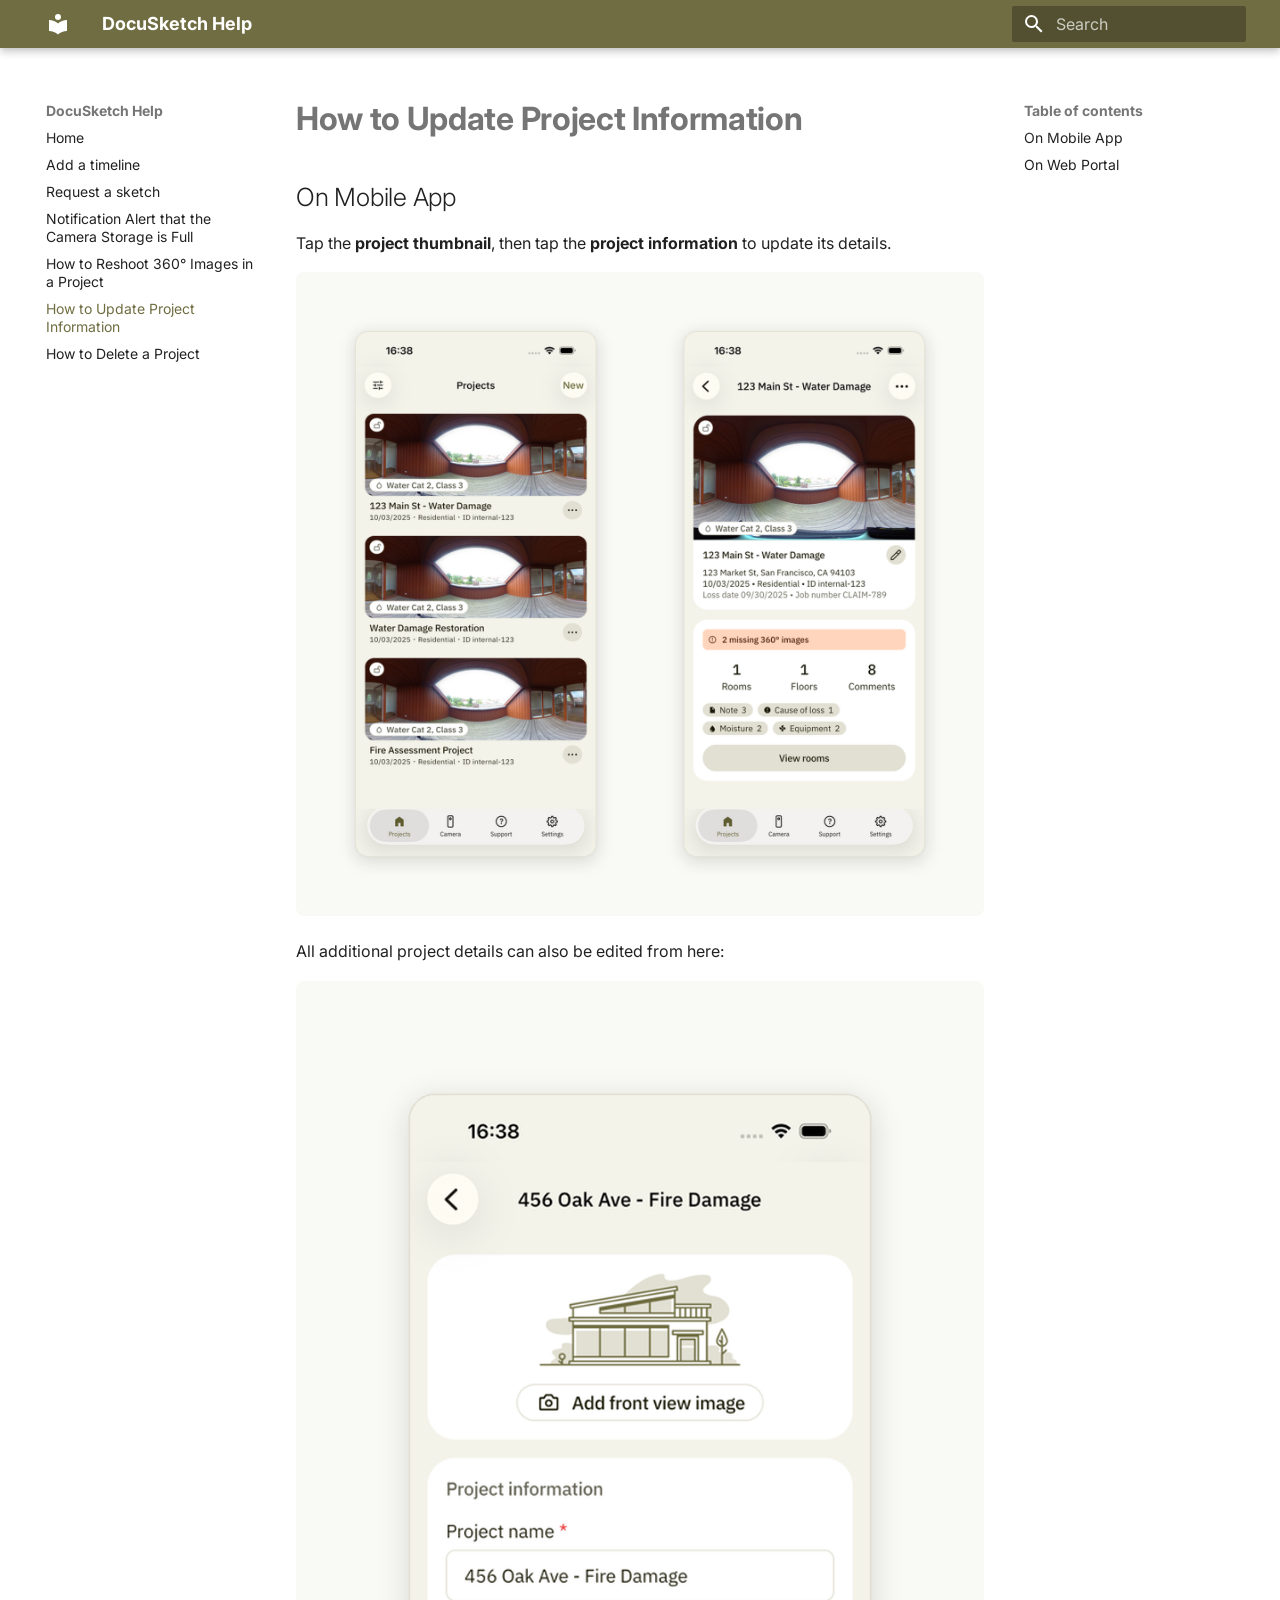
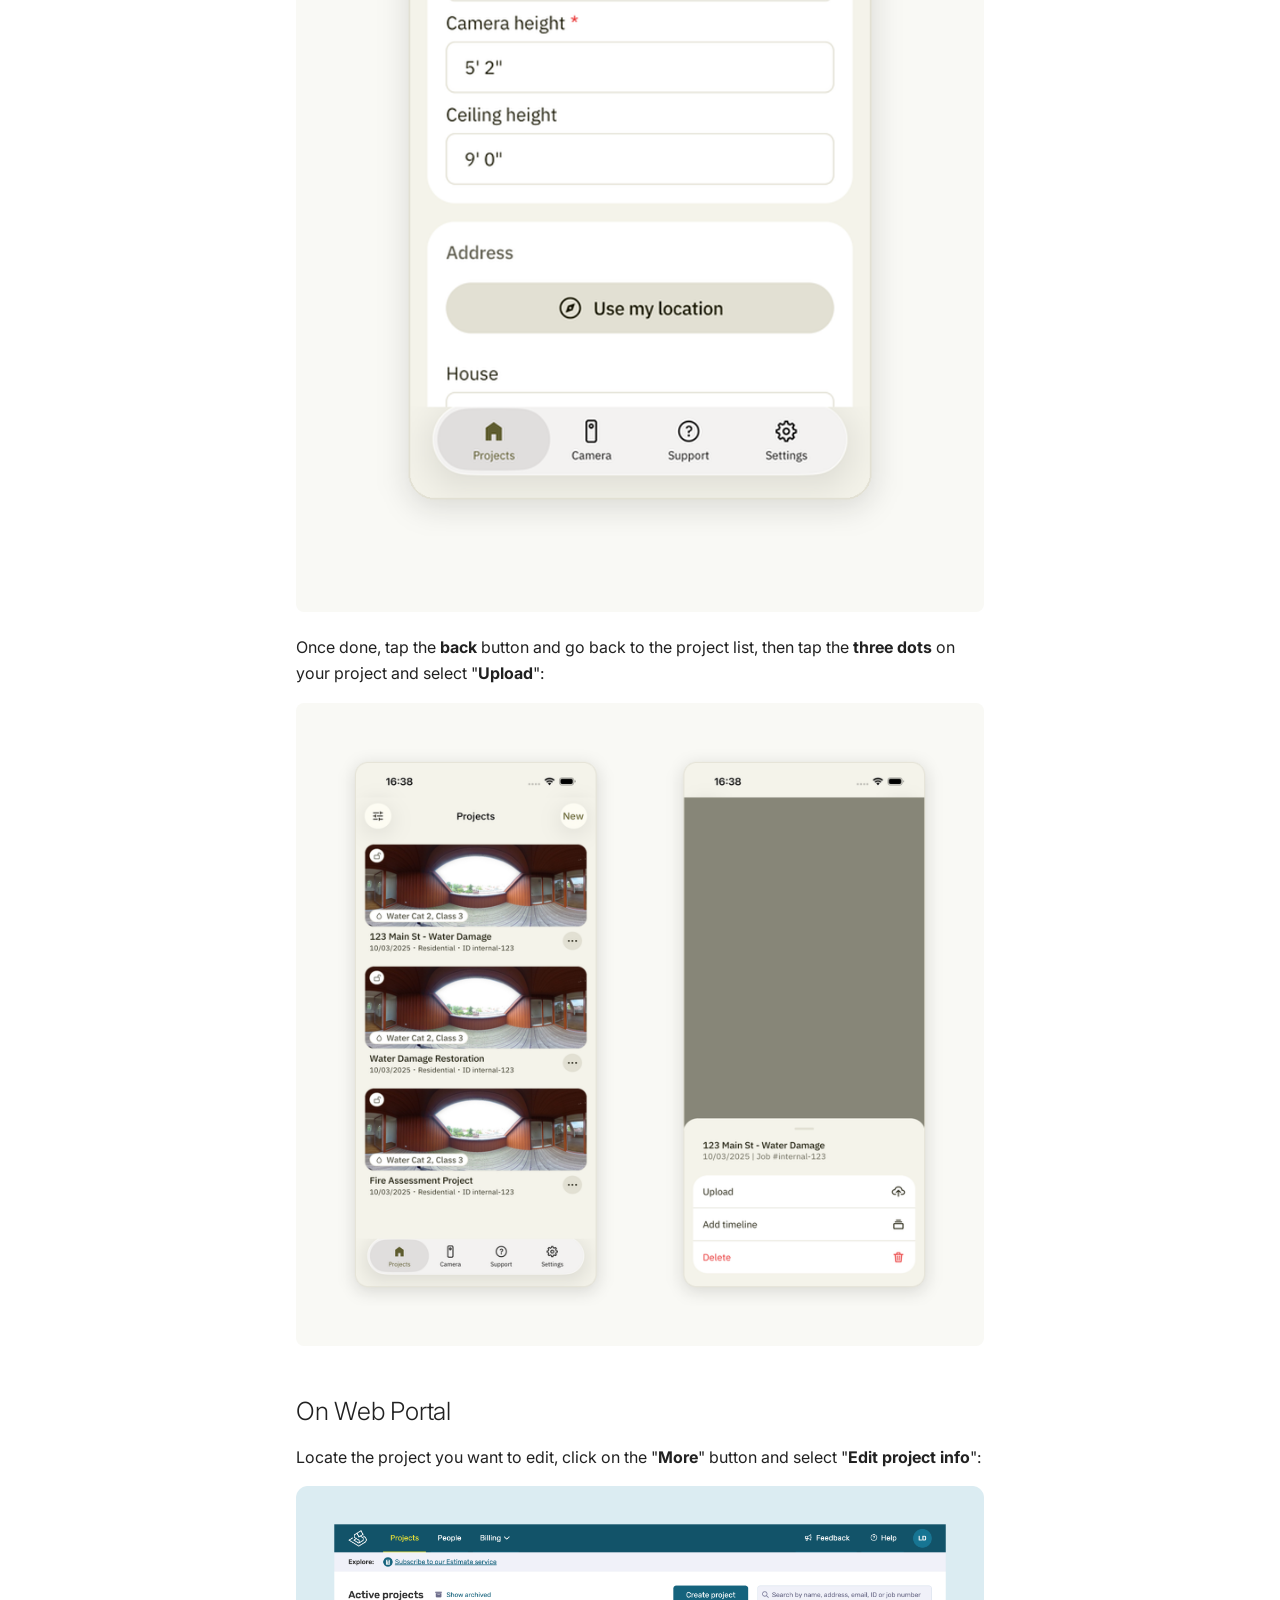
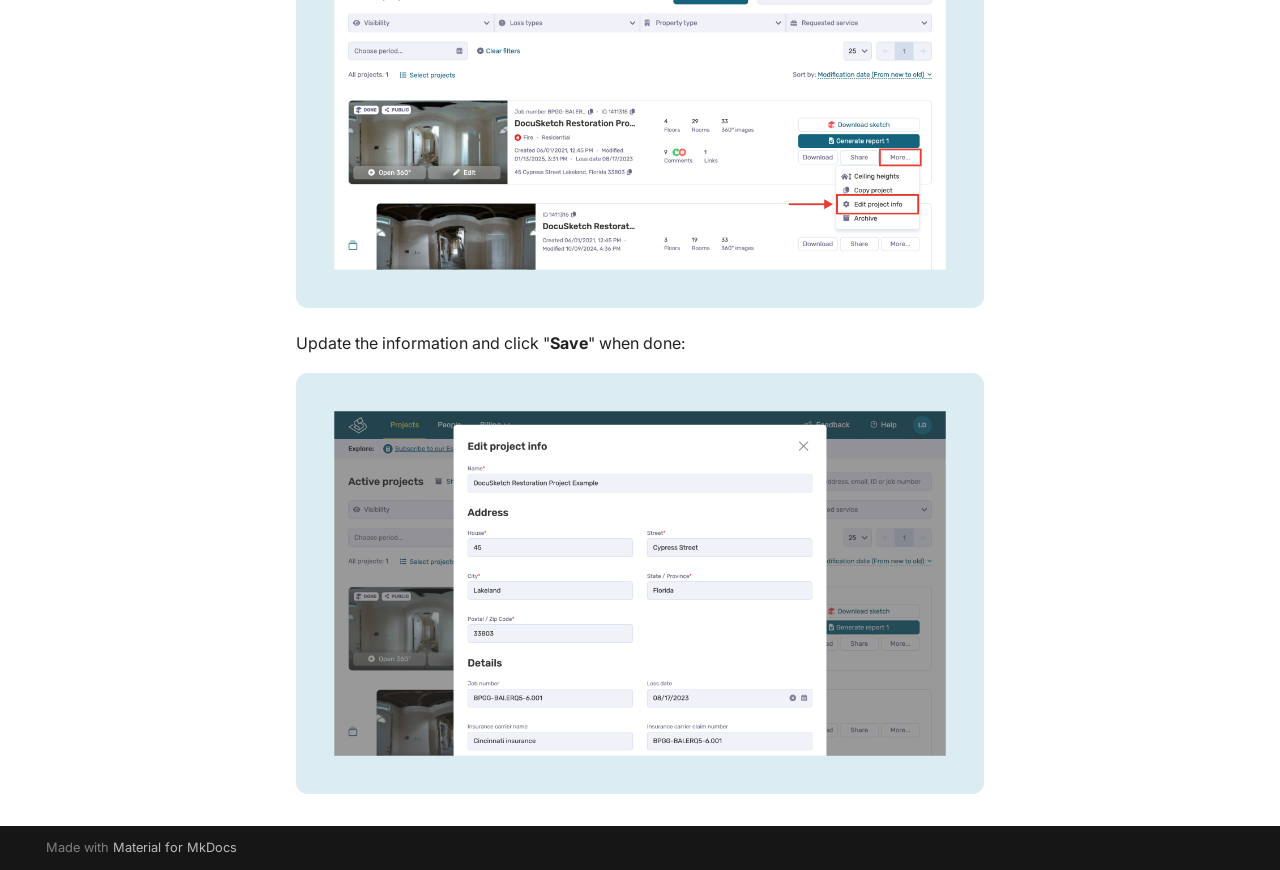
<file: docs/how-to-update-project-information/index.html>
<!doctype html>
<html lang="en" class="no-js">
  <head>
    
      <meta charset="utf-8">
      <meta name="viewport" content="width=device-width,initial-scale=1">
      
        <meta name="description" content="How-to guides for the DocuSketch mobile app.">
      
      
      
        <link rel="canonical" href="https://guglanov-ds.github.io/docusketch-help/docs/how-to-update-project-information/">
      
      
        <link rel="prev" href="../how-to-reshoot-360-images-in-a-project/">
      
      
        <link rel="next" href="../delete-projects/">
      
      
        
      
      
      <link rel="icon" href="../../assets/images/favicon.png">
      <meta name="generator" content="mkdocs-1.6.1, mkdocs-material-9.7.6">
    
    
      
        <title>How to Update Project Information - DocuSketch Help</title>
      
    
    
      <link rel="stylesheet" href="../../assets/stylesheets/main.484c7ddc.min.css">
      
        
        <link rel="stylesheet" href="../../assets/stylesheets/palette.ab4e12ef.min.css">
      
      


    
    
      
    
    
      
        
        
        <link rel="preconnect" href="https://fonts.gstatic.com" crossorigin>
        <link rel="stylesheet" href="https://fonts.googleapis.com/css?family=Inter:300,300i,400,400i,700,700i%7CRoboto+Mono:400,400i,700,700i&display=fallback">
        <style>:root{--md-text-font:"Inter";--md-code-font:"Roboto Mono"}</style>
      
    
    
      <link rel="stylesheet" href="../../assets/extra.css">
    
    <script>__md_scope=new URL("../..",location),__md_hash=e=>[...e].reduce(((e,_)=>(e<<5)-e+_.charCodeAt(0)),0),__md_get=(e,_=localStorage,t=__md_scope)=>JSON.parse(_.getItem(t.pathname+"."+e)),__md_set=(e,_,t=localStorage,a=__md_scope)=>{try{t.setItem(a.pathname+"."+e,JSON.stringify(_))}catch(e){}}</script>
    
      

    
    
  </head>
  
  
    
    
      
    
    
    
    
    <body dir="ltr" data-md-color-scheme="default" data-md-color-primary="custom" data-md-color-accent="custom">
  
    
    <input class="md-toggle" data-md-toggle="drawer" type="checkbox" id="__drawer" autocomplete="off">
    <input class="md-toggle" data-md-toggle="search" type="checkbox" id="__search" autocomplete="off">
    <label class="md-overlay" for="__drawer"></label>
    <div data-md-component="skip">
      
        
        <a href="#how-to-update-project-information" class="md-skip">
          Skip to content
        </a>
      
    </div>
    <div data-md-component="announce">
      
    </div>
    
    
      

  

<header class="md-header md-header--shadow" data-md-component="header">
  <nav class="md-header__inner md-grid" aria-label="Header">
    <a href="../.." title="DocuSketch Help" class="md-header__button md-logo" aria-label="DocuSketch Help" data-md-component="logo">
      
  
  <svg xmlns="http://www.w3.org/2000/svg" viewBox="0 0 24 24"><path d="M12 8a3 3 0 0 0 3-3 3 3 0 0 0-3-3 3 3 0 0 0-3 3 3 3 0 0 0 3 3m0 3.54C9.64 9.35 6.5 8 3 8v11c3.5 0 6.64 1.35 9 3.54 2.36-2.19 5.5-3.54 9-3.54V8c-3.5 0-6.64 1.35-9 3.54"/></svg>

    </a>
    <label class="md-header__button md-icon" for="__drawer">
      
      <svg xmlns="http://www.w3.org/2000/svg" viewBox="0 0 24 24"><path d="M3 6h18v2H3zm0 5h18v2H3zm0 5h18v2H3z"/></svg>
    </label>
    <div class="md-header__title" data-md-component="header-title">
      <div class="md-header__ellipsis">
        <div class="md-header__topic">
          <span class="md-ellipsis">
            DocuSketch Help
          </span>
        </div>
        <div class="md-header__topic" data-md-component="header-topic">
          <span class="md-ellipsis">
            
              How to Update Project Information
            
          </span>
        </div>
      </div>
    </div>
    
      
        <form class="md-header__option" data-md-component="palette">
  
    
    
    
    <input class="md-option" data-md-color-media="" data-md-color-scheme="default" data-md-color-primary="custom" data-md-color-accent="custom"  aria-hidden="true"  type="radio" name="__palette" id="__palette_0">
    
  
</form>
      
    
    
      <script>var palette=__md_get("__palette");if(palette&&palette.color){if("(prefers-color-scheme)"===palette.color.media){var media=matchMedia("(prefers-color-scheme: light)"),input=document.querySelector(media.matches?"[data-md-color-media='(prefers-color-scheme: light)']":"[data-md-color-media='(prefers-color-scheme: dark)']");palette.color.media=input.getAttribute("data-md-color-media"),palette.color.scheme=input.getAttribute("data-md-color-scheme"),palette.color.primary=input.getAttribute("data-md-color-primary"),palette.color.accent=input.getAttribute("data-md-color-accent")}for(var[key,value]of Object.entries(palette.color))document.body.setAttribute("data-md-color-"+key,value)}</script>
    
    
    
      
      
        <label class="md-header__button md-icon" for="__search">
          
          <svg xmlns="http://www.w3.org/2000/svg" viewBox="0 0 24 24"><path d="M9.5 3A6.5 6.5 0 0 1 16 9.5c0 1.61-.59 3.09-1.56 4.23l.27.27h.79l5 5-1.5 1.5-5-5v-.79l-.27-.27A6.52 6.52 0 0 1 9.5 16 6.5 6.5 0 0 1 3 9.5 6.5 6.5 0 0 1 9.5 3m0 2C7 5 5 7 5 9.5S7 14 9.5 14 14 12 14 9.5 12 5 9.5 5"/></svg>
        </label>
        <div class="md-search" data-md-component="search" role="dialog">
  <label class="md-search__overlay" for="__search"></label>
  <div class="md-search__inner" role="search">
    <form class="md-search__form" name="search">
      <input type="text" class="md-search__input" name="query" aria-label="Search" placeholder="Search" autocapitalize="off" autocorrect="off" autocomplete="off" spellcheck="false" data-md-component="search-query" required>
      <label class="md-search__icon md-icon" for="__search">
        
        <svg xmlns="http://www.w3.org/2000/svg" viewBox="0 0 24 24"><path d="M9.5 3A6.5 6.5 0 0 1 16 9.5c0 1.61-.59 3.09-1.56 4.23l.27.27h.79l5 5-1.5 1.5-5-5v-.79l-.27-.27A6.52 6.52 0 0 1 9.5 16 6.5 6.5 0 0 1 3 9.5 6.5 6.5 0 0 1 9.5 3m0 2C7 5 5 7 5 9.5S7 14 9.5 14 14 12 14 9.5 12 5 9.5 5"/></svg>
        
        <svg xmlns="http://www.w3.org/2000/svg" viewBox="0 0 24 24"><path d="M20 11v2H8l5.5 5.5-1.42 1.42L4.16 12l7.92-7.92L13.5 5.5 8 11z"/></svg>
      </label>
      <nav class="md-search__options" aria-label="Search">
        
        <button type="reset" class="md-search__icon md-icon" title="Clear" aria-label="Clear" tabindex="-1">
          
          <svg xmlns="http://www.w3.org/2000/svg" viewBox="0 0 24 24"><path d="M19 6.41 17.59 5 12 10.59 6.41 5 5 6.41 10.59 12 5 17.59 6.41 19 12 13.41 17.59 19 19 17.59 13.41 12z"/></svg>
        </button>
      </nav>
      
    </form>
    <div class="md-search__output">
      <div class="md-search__scrollwrap" tabindex="0" data-md-scrollfix>
        <div class="md-search-result" data-md-component="search-result">
          <div class="md-search-result__meta">
            Initializing search
          </div>
          <ol class="md-search-result__list" role="presentation"></ol>
        </div>
      </div>
    </div>
  </div>
</div>
      
    
    
  </nav>
  
</header>
    
    <div class="md-container" data-md-component="container">
      
      
        
          
        
      
      <main class="md-main" data-md-component="main">
        <div class="md-main__inner md-grid">
          
            
              
              <div class="md-sidebar md-sidebar--primary" data-md-component="sidebar" data-md-type="navigation" >
                <div class="md-sidebar__scrollwrap">
                  <div class="md-sidebar__inner">
                    



<nav class="md-nav md-nav--primary" aria-label="Navigation" data-md-level="0">
  <label class="md-nav__title" for="__drawer">
    <a href="../.." title="DocuSketch Help" class="md-nav__button md-logo" aria-label="DocuSketch Help" data-md-component="logo">
      
  
  <svg xmlns="http://www.w3.org/2000/svg" viewBox="0 0 24 24"><path d="M12 8a3 3 0 0 0 3-3 3 3 0 0 0-3-3 3 3 0 0 0-3 3 3 3 0 0 0 3 3m0 3.54C9.64 9.35 6.5 8 3 8v11c3.5 0 6.64 1.35 9 3.54 2.36-2.19 5.5-3.54 9-3.54V8c-3.5 0-6.64 1.35-9 3.54"/></svg>

    </a>
    DocuSketch Help
  </label>
  
  <ul class="md-nav__list" data-md-scrollfix>
    
      
      
  
  
  
  
    <li class="md-nav__item">
      <a href="../.." class="md-nav__link">
        
  
  
  <span class="md-ellipsis">
    
  
    Home
  

    
  </span>
  
  

      </a>
    </li>
  

    
      
      
  
  
  
  
    <li class="md-nav__item">
      <a href="../how-to-add-a-timeline/" class="md-nav__link">
        
  
  
  <span class="md-ellipsis">
    
  
    Add a timeline
  

    
  </span>
  
  

      </a>
    </li>
  

    
      
      
  
  
  
  
    <li class="md-nav__item">
      <a href="../how-to-request-a-sketch/" class="md-nav__link">
        
  
  
  <span class="md-ellipsis">
    
  
    Request a sketch
  

    
  </span>
  
  

      </a>
    </li>
  

    
      
      
  
  
  
  
    <li class="md-nav__item">
      <a href="../notification-alert-that-the-camera-storage-is-full/" class="md-nav__link">
        
  
  
  <span class="md-ellipsis">
    
  
    Notification Alert that the Camera Storage is Full
  

    
  </span>
  
  

      </a>
    </li>
  

    
      
      
  
  
  
  
    <li class="md-nav__item">
      <a href="../how-to-reshoot-360-images-in-a-project/" class="md-nav__link">
        
  
  
  <span class="md-ellipsis">
    
  
    How to Reshoot 360° Images in a Project
  

    
  </span>
  
  

      </a>
    </li>
  

    
      
      
  
  
    
  
  
  
    <li class="md-nav__item md-nav__item--active">
      
      <input class="md-nav__toggle md-toggle" type="checkbox" id="__toc">
      
      
        
      
      
        <label class="md-nav__link md-nav__link--active" for="__toc">
          
  
  
  <span class="md-ellipsis">
    
  
    How to Update Project Information
  

    
  </span>
  
  

          <span class="md-nav__icon md-icon"></span>
        </label>
      
      <a href="./" class="md-nav__link md-nav__link--active">
        
  
  
  <span class="md-ellipsis">
    
  
    How to Update Project Information
  

    
  </span>
  
  

      </a>
      
        

<nav class="md-nav md-nav--secondary" aria-label="Table of contents">
  
  
  
    
  
  
    <label class="md-nav__title" for="__toc">
      <span class="md-nav__icon md-icon"></span>
      Table of contents
    </label>
    <ul class="md-nav__list" data-md-component="toc" data-md-scrollfix>
      
        <li class="md-nav__item">
  <a href="#on-mobile-app" class="md-nav__link">
    <span class="md-ellipsis">
      
        On Mobile App
      
    </span>
  </a>
  
</li>
      
        <li class="md-nav__item">
  <a href="#on-web-portal" class="md-nav__link">
    <span class="md-ellipsis">
      
        On Web Portal
      
    </span>
  </a>
  
</li>
      
    </ul>
  
</nav>
      
    </li>
  

    
      
      
  
  
  
  
    <li class="md-nav__item">
      <a href="../delete-projects/" class="md-nav__link">
        
  
  
  <span class="md-ellipsis">
    
  
    How to Delete a Project
  

    
  </span>
  
  

      </a>
    </li>
  

    
  </ul>
</nav>
                  </div>
                </div>
              </div>
            
            
              
              <div class="md-sidebar md-sidebar--secondary" data-md-component="sidebar" data-md-type="toc" >
                <div class="md-sidebar__scrollwrap">
                  <div class="md-sidebar__inner">
                    

<nav class="md-nav md-nav--secondary" aria-label="Table of contents">
  
  
  
    
  
  
    <label class="md-nav__title" for="__toc">
      <span class="md-nav__icon md-icon"></span>
      Table of contents
    </label>
    <ul class="md-nav__list" data-md-component="toc" data-md-scrollfix>
      
        <li class="md-nav__item">
  <a href="#on-mobile-app" class="md-nav__link">
    <span class="md-ellipsis">
      
        On Mobile App
      
    </span>
  </a>
  
</li>
      
        <li class="md-nav__item">
  <a href="#on-web-portal" class="md-nav__link">
    <span class="md-ellipsis">
      
        On Web Portal
      
    </span>
  </a>
  
</li>
      
    </ul>
  
</nav>
                  </div>
                </div>
              </div>
            
          
          
            <div class="md-content" data-md-component="content">
              
              <article class="md-content__inner md-typeset">
                
                  



<h1 id="how-to-update-project-information">How to Update Project Information<a class="headerlink" href="#how-to-update-project-information" title="Permanent link">&para;</a></h1>
<h2 id="on-mobile-app">On Mobile App<a class="headerlink" href="#on-mobile-app" title="Permanent link">&para;</a></h2>
<p>Tap the <strong>project thumbnail</strong>, then tap the <strong>project information</strong> to update its details.</p>
<p><img alt="Tap the project thumbnail, then tap its project information" src="../../assets/how-to-update-project-information/01-open.png" /></p>
<p>All additional project details can also be edited from here:</p>
<p><img alt="The edit screen with the project name, address, and loss details" src="../../assets/how-to-update-project-information/02-edit.png" /></p>
<p>Once done, tap the <strong>back</strong> button and go back to the project list, then tap the <strong>three dots</strong> on your project and select "<strong>Upload</strong>":</p>
<p><img alt="Go back to the project list, open the 3-dot menu and tap Upload" src="../../assets/how-to-update-project-information/03-upload.png" /></p>
<h2 id="on-web-portal">On Web Portal<a class="headerlink" href="#on-web-portal" title="Permanent link">&para;</a></h2>
<p>Locate the project you want to edit, click on the "<strong>More</strong>" button and select "<strong>Edit project info</strong>":</p>
<p><img alt="On the Web Portal, click More and choose Edit project info" src="../../assets/how-to-update-project-information/04-web-edit.png" /></p>
<p>Update the information and click "<strong>Save</strong>" when done:</p>
<p><img alt="Update the information and click Save" src="../../assets/how-to-update-project-information/05-web-save.png" /></p>












                
              </article>
            </div>
          
          
<script>var target=document.getElementById(location.hash.slice(1));target&&target.name&&(target.checked=target.name.startsWith("__tabbed_"))</script>
        </div>
        
          <button type="button" class="md-top md-icon" data-md-component="top" hidden>
  
  <svg xmlns="http://www.w3.org/2000/svg" viewBox="0 0 24 24"><path d="M13 20h-2V8l-5.5 5.5-1.42-1.42L12 4.16l7.92 7.92-1.42 1.42L13 8z"/></svg>
  Back to top
</button>
        
      </main>
      
        <footer class="md-footer">
  
  <div class="md-footer-meta md-typeset">
    <div class="md-footer-meta__inner md-grid">
      <div class="md-copyright">
  
  
    Made with
    <a href="https://squidfunk.github.io/mkdocs-material/" target="_blank" rel="noopener">
      Material for MkDocs
    </a>
  
</div>
      
    </div>
  </div>
</footer>
      
    </div>
    <div class="md-dialog" data-md-component="dialog">
      <div class="md-dialog__inner md-typeset"></div>
    </div>
    
    
    
      
      
      <script id="__config" type="application/json">{"annotate": null, "base": "../..", "features": ["navigation.instant", "navigation.top", "content.code.copy"], "search": "../../assets/javascripts/workers/search.2c215733.min.js", "tags": null, "translations": {"clipboard.copied": "Copied to clipboard", "clipboard.copy": "Copy to clipboard", "search.result.more.one": "1 more on this page", "search.result.more.other": "# more on this page", "search.result.none": "No matching documents", "search.result.one": "1 matching document", "search.result.other": "# matching documents", "search.result.placeholder": "Type to start searching", "search.result.term.missing": "Missing", "select.version": "Select version"}, "version": null}</script>
    
    
      <script src="../../assets/javascripts/bundle.79ae519e.min.js"></script>
      
    
  </body>
</html>
</file>
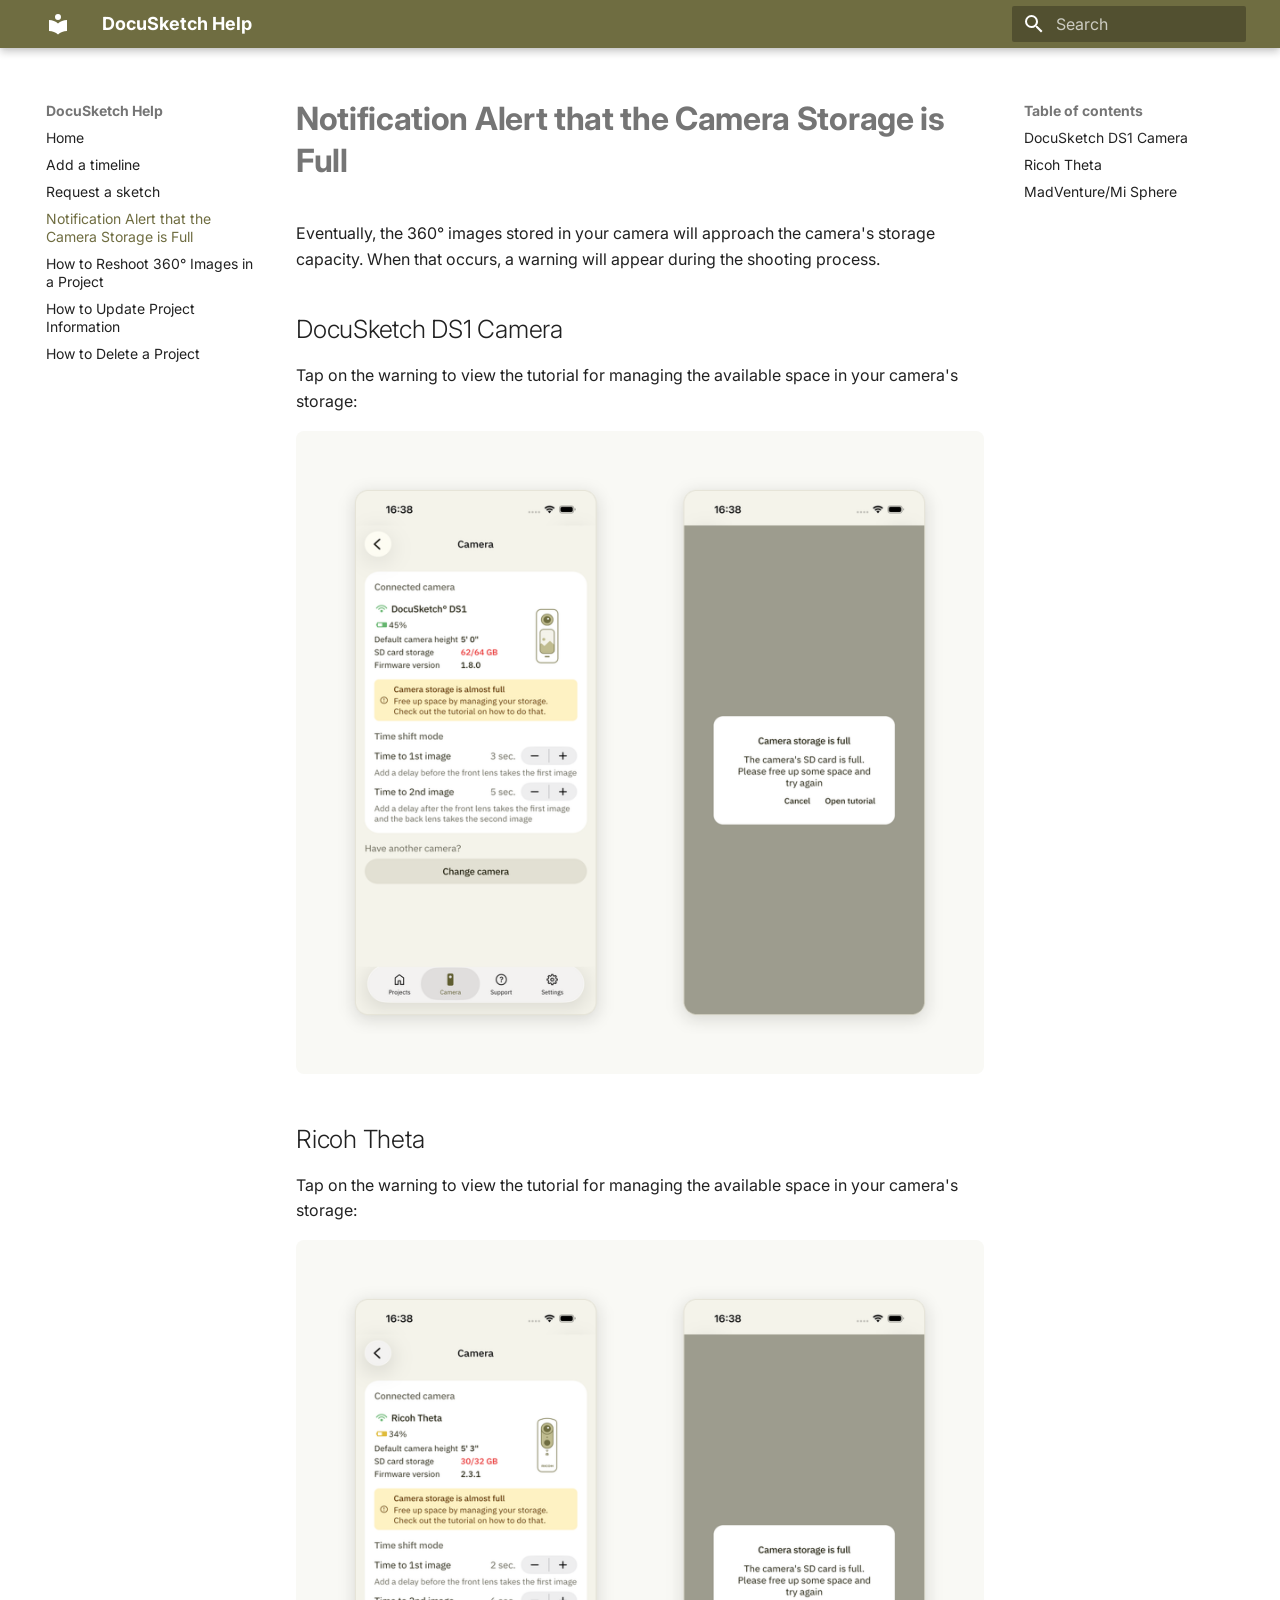
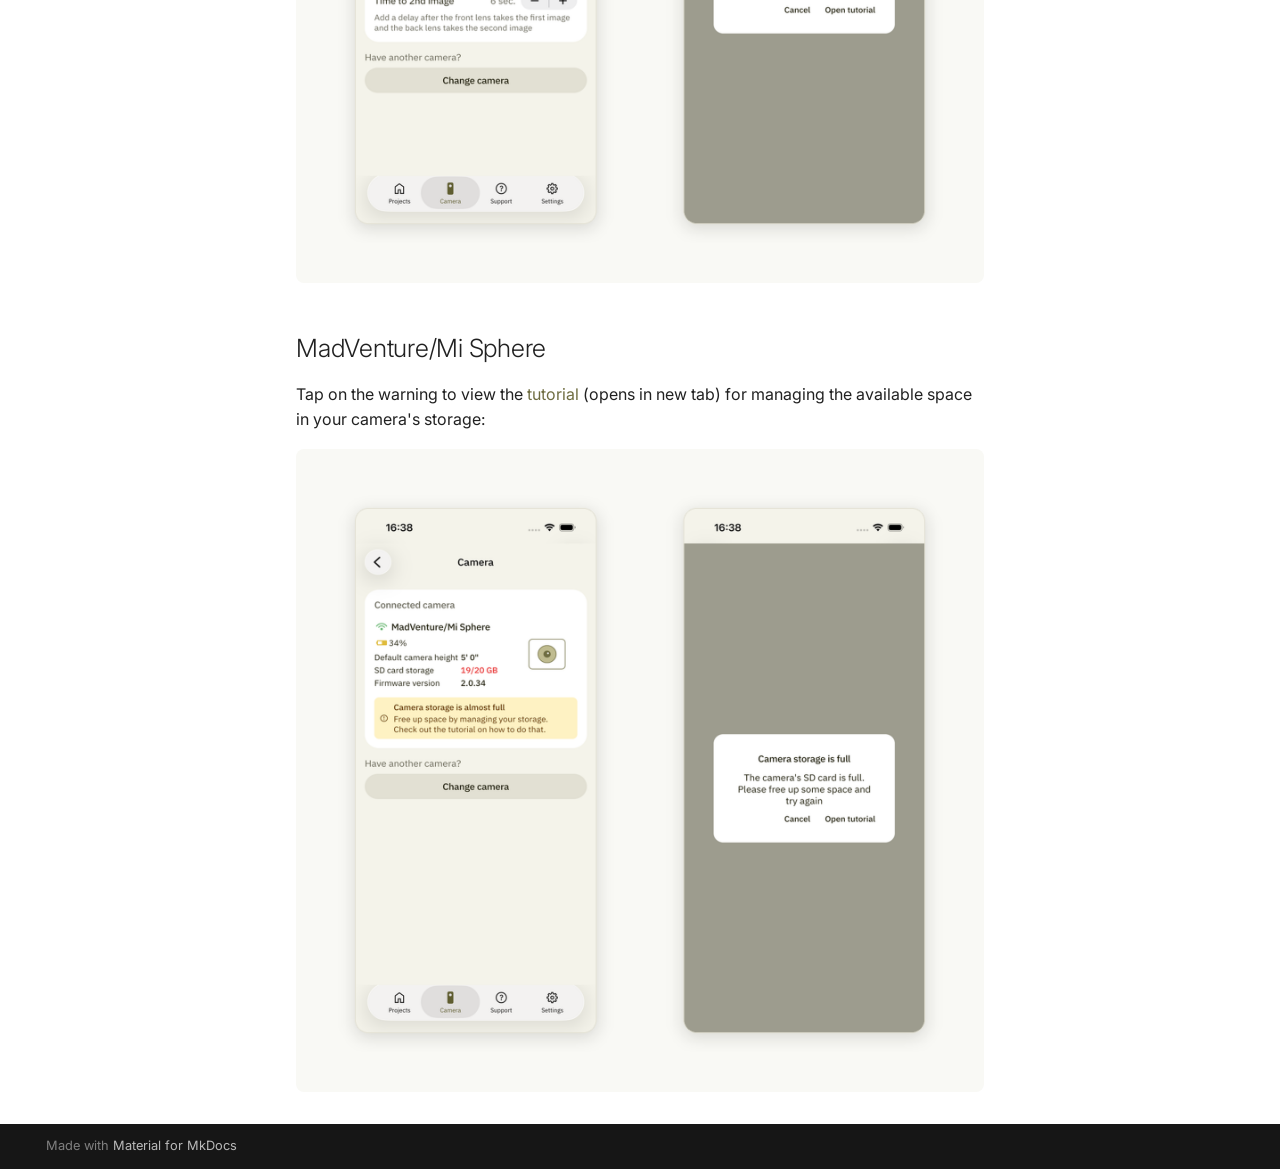
<file: docs/notification-alert-that-the-camera-storage-is-full/index.html>
<!doctype html>
<html lang="en" class="no-js">
  <head>
    
      <meta charset="utf-8">
      <meta name="viewport" content="width=device-width,initial-scale=1">
      
        <meta name="description" content="How-to guides for the DocuSketch mobile app.">
      
      
      
        <link rel="canonical" href="https://guglanov-ds.github.io/docusketch-help/docs/notification-alert-that-the-camera-storage-is-full/">
      
      
        <link rel="prev" href="../how-to-request-a-sketch/">
      
      
        <link rel="next" href="../how-to-reshoot-360-images-in-a-project/">
      
      
        
      
      
      <link rel="icon" href="../../assets/images/favicon.png">
      <meta name="generator" content="mkdocs-1.6.1, mkdocs-material-9.7.6">
    
    
      
        <title>Notification Alert that the Camera Storage is Full - DocuSketch Help</title>
      
    
    
      <link rel="stylesheet" href="../../assets/stylesheets/main.484c7ddc.min.css">
      
        
        <link rel="stylesheet" href="../../assets/stylesheets/palette.ab4e12ef.min.css">
      
      


    
    
      
    
    
      
        
        
        <link rel="preconnect" href="https://fonts.gstatic.com" crossorigin>
        <link rel="stylesheet" href="https://fonts.googleapis.com/css?family=Inter:300,300i,400,400i,700,700i%7CRoboto+Mono:400,400i,700,700i&display=fallback">
        <style>:root{--md-text-font:"Inter";--md-code-font:"Roboto Mono"}</style>
      
    
    
      <link rel="stylesheet" href="../../assets/extra.css">
    
    <script>__md_scope=new URL("../..",location),__md_hash=e=>[...e].reduce(((e,_)=>(e<<5)-e+_.charCodeAt(0)),0),__md_get=(e,_=localStorage,t=__md_scope)=>JSON.parse(_.getItem(t.pathname+"."+e)),__md_set=(e,_,t=localStorage,a=__md_scope)=>{try{t.setItem(a.pathname+"."+e,JSON.stringify(_))}catch(e){}}</script>
    
      

    
    
  </head>
  
  
    
    
      
    
    
    
    
    <body dir="ltr" data-md-color-scheme="default" data-md-color-primary="custom" data-md-color-accent="custom">
  
    
    <input class="md-toggle" data-md-toggle="drawer" type="checkbox" id="__drawer" autocomplete="off">
    <input class="md-toggle" data-md-toggle="search" type="checkbox" id="__search" autocomplete="off">
    <label class="md-overlay" for="__drawer"></label>
    <div data-md-component="skip">
      
        
        <a href="#notification-alert-that-the-camera-storage-is-full" class="md-skip">
          Skip to content
        </a>
      
    </div>
    <div data-md-component="announce">
      
    </div>
    
    
      

  

<header class="md-header md-header--shadow" data-md-component="header">
  <nav class="md-header__inner md-grid" aria-label="Header">
    <a href="../.." title="DocuSketch Help" class="md-header__button md-logo" aria-label="DocuSketch Help" data-md-component="logo">
      
  
  <svg xmlns="http://www.w3.org/2000/svg" viewBox="0 0 24 24"><path d="M12 8a3 3 0 0 0 3-3 3 3 0 0 0-3-3 3 3 0 0 0-3 3 3 3 0 0 0 3 3m0 3.54C9.64 9.35 6.5 8 3 8v11c3.5 0 6.64 1.35 9 3.54 2.36-2.19 5.5-3.54 9-3.54V8c-3.5 0-6.64 1.35-9 3.54"/></svg>

    </a>
    <label class="md-header__button md-icon" for="__drawer">
      
      <svg xmlns="http://www.w3.org/2000/svg" viewBox="0 0 24 24"><path d="M3 6h18v2H3zm0 5h18v2H3zm0 5h18v2H3z"/></svg>
    </label>
    <div class="md-header__title" data-md-component="header-title">
      <div class="md-header__ellipsis">
        <div class="md-header__topic">
          <span class="md-ellipsis">
            DocuSketch Help
          </span>
        </div>
        <div class="md-header__topic" data-md-component="header-topic">
          <span class="md-ellipsis">
            
              Notification Alert that the Camera Storage is Full
            
          </span>
        </div>
      </div>
    </div>
    
      
        <form class="md-header__option" data-md-component="palette">
  
    
    
    
    <input class="md-option" data-md-color-media="" data-md-color-scheme="default" data-md-color-primary="custom" data-md-color-accent="custom"  aria-hidden="true"  type="radio" name="__palette" id="__palette_0">
    
  
</form>
      
    
    
      <script>var palette=__md_get("__palette");if(palette&&palette.color){if("(prefers-color-scheme)"===palette.color.media){var media=matchMedia("(prefers-color-scheme: light)"),input=document.querySelector(media.matches?"[data-md-color-media='(prefers-color-scheme: light)']":"[data-md-color-media='(prefers-color-scheme: dark)']");palette.color.media=input.getAttribute("data-md-color-media"),palette.color.scheme=input.getAttribute("data-md-color-scheme"),palette.color.primary=input.getAttribute("data-md-color-primary"),palette.color.accent=input.getAttribute("data-md-color-accent")}for(var[key,value]of Object.entries(palette.color))document.body.setAttribute("data-md-color-"+key,value)}</script>
    
    
    
      
      
        <label class="md-header__button md-icon" for="__search">
          
          <svg xmlns="http://www.w3.org/2000/svg" viewBox="0 0 24 24"><path d="M9.5 3A6.5 6.5 0 0 1 16 9.5c0 1.61-.59 3.09-1.56 4.23l.27.27h.79l5 5-1.5 1.5-5-5v-.79l-.27-.27A6.52 6.52 0 0 1 9.5 16 6.5 6.5 0 0 1 3 9.5 6.5 6.5 0 0 1 9.5 3m0 2C7 5 5 7 5 9.5S7 14 9.5 14 14 12 14 9.5 12 5 9.5 5"/></svg>
        </label>
        <div class="md-search" data-md-component="search" role="dialog">
  <label class="md-search__overlay" for="__search"></label>
  <div class="md-search__inner" role="search">
    <form class="md-search__form" name="search">
      <input type="text" class="md-search__input" name="query" aria-label="Search" placeholder="Search" autocapitalize="off" autocorrect="off" autocomplete="off" spellcheck="false" data-md-component="search-query" required>
      <label class="md-search__icon md-icon" for="__search">
        
        <svg xmlns="http://www.w3.org/2000/svg" viewBox="0 0 24 24"><path d="M9.5 3A6.5 6.5 0 0 1 16 9.5c0 1.61-.59 3.09-1.56 4.23l.27.27h.79l5 5-1.5 1.5-5-5v-.79l-.27-.27A6.52 6.52 0 0 1 9.5 16 6.5 6.5 0 0 1 3 9.5 6.5 6.5 0 0 1 9.5 3m0 2C7 5 5 7 5 9.5S7 14 9.5 14 14 12 14 9.5 12 5 9.5 5"/></svg>
        
        <svg xmlns="http://www.w3.org/2000/svg" viewBox="0 0 24 24"><path d="M20 11v2H8l5.5 5.5-1.42 1.42L4.16 12l7.92-7.92L13.5 5.5 8 11z"/></svg>
      </label>
      <nav class="md-search__options" aria-label="Search">
        
        <button type="reset" class="md-search__icon md-icon" title="Clear" aria-label="Clear" tabindex="-1">
          
          <svg xmlns="http://www.w3.org/2000/svg" viewBox="0 0 24 24"><path d="M19 6.41 17.59 5 12 10.59 6.41 5 5 6.41 10.59 12 5 17.59 6.41 19 12 13.41 17.59 19 19 17.59 13.41 12z"/></svg>
        </button>
      </nav>
      
    </form>
    <div class="md-search__output">
      <div class="md-search__scrollwrap" tabindex="0" data-md-scrollfix>
        <div class="md-search-result" data-md-component="search-result">
          <div class="md-search-result__meta">
            Initializing search
          </div>
          <ol class="md-search-result__list" role="presentation"></ol>
        </div>
      </div>
    </div>
  </div>
</div>
      
    
    
  </nav>
  
</header>
    
    <div class="md-container" data-md-component="container">
      
      
        
          
        
      
      <main class="md-main" data-md-component="main">
        <div class="md-main__inner md-grid">
          
            
              
              <div class="md-sidebar md-sidebar--primary" data-md-component="sidebar" data-md-type="navigation" >
                <div class="md-sidebar__scrollwrap">
                  <div class="md-sidebar__inner">
                    



<nav class="md-nav md-nav--primary" aria-label="Navigation" data-md-level="0">
  <label class="md-nav__title" for="__drawer">
    <a href="../.." title="DocuSketch Help" class="md-nav__button md-logo" aria-label="DocuSketch Help" data-md-component="logo">
      
  
  <svg xmlns="http://www.w3.org/2000/svg" viewBox="0 0 24 24"><path d="M12 8a3 3 0 0 0 3-3 3 3 0 0 0-3-3 3 3 0 0 0-3 3 3 3 0 0 0 3 3m0 3.54C9.64 9.35 6.5 8 3 8v11c3.5 0 6.64 1.35 9 3.54 2.36-2.19 5.5-3.54 9-3.54V8c-3.5 0-6.64 1.35-9 3.54"/></svg>

    </a>
    DocuSketch Help
  </label>
  
  <ul class="md-nav__list" data-md-scrollfix>
    
      
      
  
  
  
  
    <li class="md-nav__item">
      <a href="../.." class="md-nav__link">
        
  
  
  <span class="md-ellipsis">
    
  
    Home
  

    
  </span>
  
  

      </a>
    </li>
  

    
      
      
  
  
  
  
    <li class="md-nav__item">
      <a href="../how-to-add-a-timeline/" class="md-nav__link">
        
  
  
  <span class="md-ellipsis">
    
  
    Add a timeline
  

    
  </span>
  
  

      </a>
    </li>
  

    
      
      
  
  
  
  
    <li class="md-nav__item">
      <a href="../how-to-request-a-sketch/" class="md-nav__link">
        
  
  
  <span class="md-ellipsis">
    
  
    Request a sketch
  

    
  </span>
  
  

      </a>
    </li>
  

    
      
      
  
  
    
  
  
  
    <li class="md-nav__item md-nav__item--active">
      
      <input class="md-nav__toggle md-toggle" type="checkbox" id="__toc">
      
      
        
      
      
        <label class="md-nav__link md-nav__link--active" for="__toc">
          
  
  
  <span class="md-ellipsis">
    
  
    Notification Alert that the Camera Storage is Full
  

    
  </span>
  
  

          <span class="md-nav__icon md-icon"></span>
        </label>
      
      <a href="./" class="md-nav__link md-nav__link--active">
        
  
  
  <span class="md-ellipsis">
    
  
    Notification Alert that the Camera Storage is Full
  

    
  </span>
  
  

      </a>
      
        

<nav class="md-nav md-nav--secondary" aria-label="Table of contents">
  
  
  
    
  
  
    <label class="md-nav__title" for="__toc">
      <span class="md-nav__icon md-icon"></span>
      Table of contents
    </label>
    <ul class="md-nav__list" data-md-component="toc" data-md-scrollfix>
      
        <li class="md-nav__item">
  <a href="#docusketch-ds1-camera" class="md-nav__link">
    <span class="md-ellipsis">
      
        DocuSketch DS1 Camera
      
    </span>
  </a>
  
</li>
      
        <li class="md-nav__item">
  <a href="#ricoh-theta" class="md-nav__link">
    <span class="md-ellipsis">
      
        Ricoh Theta
      
    </span>
  </a>
  
</li>
      
        <li class="md-nav__item">
  <a href="#madventuremi-sphere" class="md-nav__link">
    <span class="md-ellipsis">
      
        MadVenture/Mi Sphere
      
    </span>
  </a>
  
</li>
      
    </ul>
  
</nav>
      
    </li>
  

    
      
      
  
  
  
  
    <li class="md-nav__item">
      <a href="../how-to-reshoot-360-images-in-a-project/" class="md-nav__link">
        
  
  
  <span class="md-ellipsis">
    
  
    How to Reshoot 360° Images in a Project
  

    
  </span>
  
  

      </a>
    </li>
  

    
      
      
  
  
  
  
    <li class="md-nav__item">
      <a href="../how-to-update-project-information/" class="md-nav__link">
        
  
  
  <span class="md-ellipsis">
    
  
    How to Update Project Information
  

    
  </span>
  
  

      </a>
    </li>
  

    
      
      
  
  
  
  
    <li class="md-nav__item">
      <a href="../delete-projects/" class="md-nav__link">
        
  
  
  <span class="md-ellipsis">
    
  
    How to Delete a Project
  

    
  </span>
  
  

      </a>
    </li>
  

    
  </ul>
</nav>
                  </div>
                </div>
              </div>
            
            
              
              <div class="md-sidebar md-sidebar--secondary" data-md-component="sidebar" data-md-type="toc" >
                <div class="md-sidebar__scrollwrap">
                  <div class="md-sidebar__inner">
                    

<nav class="md-nav md-nav--secondary" aria-label="Table of contents">
  
  
  
    
  
  
    <label class="md-nav__title" for="__toc">
      <span class="md-nav__icon md-icon"></span>
      Table of contents
    </label>
    <ul class="md-nav__list" data-md-component="toc" data-md-scrollfix>
      
        <li class="md-nav__item">
  <a href="#docusketch-ds1-camera" class="md-nav__link">
    <span class="md-ellipsis">
      
        DocuSketch DS1 Camera
      
    </span>
  </a>
  
</li>
      
        <li class="md-nav__item">
  <a href="#ricoh-theta" class="md-nav__link">
    <span class="md-ellipsis">
      
        Ricoh Theta
      
    </span>
  </a>
  
</li>
      
        <li class="md-nav__item">
  <a href="#madventuremi-sphere" class="md-nav__link">
    <span class="md-ellipsis">
      
        MadVenture/Mi Sphere
      
    </span>
  </a>
  
</li>
      
    </ul>
  
</nav>
                  </div>
                </div>
              </div>
            
          
          
            <div class="md-content" data-md-component="content">
              
              <article class="md-content__inner md-typeset">
                
                  



<h1 id="notification-alert-that-the-camera-storage-is-full">Notification Alert that the Camera Storage is Full<a class="headerlink" href="#notification-alert-that-the-camera-storage-is-full" title="Permanent link">&para;</a></h1>
<p>Eventually, the 360° images stored in your camera will approach the camera's storage capacity. When that occurs, a warning will appear during the shooting process.</p>
<h2 id="docusketch-ds1-camera">DocuSketch DS1 Camera<a class="headerlink" href="#docusketch-ds1-camera" title="Permanent link">&para;</a></h2>
<p>Tap on the warning to view the tutorial for managing the available space in your camera's storage:</p>
<p><img alt="DS1 360° Camera connected with a &quot;camera storage is almost full&quot; warning, and the &quot;Camera storage is full&quot; alert offering Open tutorial" src="../../assets/notification-alert-that-the-camera-storage-is-full/01-ds1.png" /></p>
<h2 id="ricoh-theta">Ricoh Theta<a class="headerlink" href="#ricoh-theta" title="Permanent link">&para;</a></h2>
<p>Tap on the warning to view the tutorial for managing the available space in your camera's storage:</p>
<p><img alt="Ricoh Theta connected with a &quot;camera storage is almost full&quot; warning, and the &quot;Camera storage is full&quot; alert offering Open tutorial" src="../../assets/notification-alert-that-the-camera-storage-is-full/02-ricoh-theta.png" /></p>
<h2 id="madventuremi-sphere">MadVenture/Mi Sphere<a class="headerlink" href="#madventuremi-sphere" title="Permanent link">&para;</a></h2>
<p>Tap on the warning to view the <a href="https://help.docusketch.com/docs/how-to-clear-contents-on-a-misphere-or-madventure-camera">tutorial</a> (opens in new tab) for managing the available space in your camera's storage:</p>
<p><img alt="MadVenture/Mi Sphere connected with a &quot;camera storage is almost full&quot; warning on the camera screen and inside the capture sheet" src="../../assets/notification-alert-that-the-camera-storage-is-full/03-madventure-misphere.png" /></p>












                
              </article>
            </div>
          
          
<script>var target=document.getElementById(location.hash.slice(1));target&&target.name&&(target.checked=target.name.startsWith("__tabbed_"))</script>
        </div>
        
          <button type="button" class="md-top md-icon" data-md-component="top" hidden>
  
  <svg xmlns="http://www.w3.org/2000/svg" viewBox="0 0 24 24"><path d="M13 20h-2V8l-5.5 5.5-1.42-1.42L12 4.16l7.92 7.92-1.42 1.42L13 8z"/></svg>
  Back to top
</button>
        
      </main>
      
        <footer class="md-footer">
  
  <div class="md-footer-meta md-typeset">
    <div class="md-footer-meta__inner md-grid">
      <div class="md-copyright">
  
  
    Made with
    <a href="https://squidfunk.github.io/mkdocs-material/" target="_blank" rel="noopener">
      Material for MkDocs
    </a>
  
</div>
      
    </div>
  </div>
</footer>
      
    </div>
    <div class="md-dialog" data-md-component="dialog">
      <div class="md-dialog__inner md-typeset"></div>
    </div>
    
    
    
      
      
      <script id="__config" type="application/json">{"annotate": null, "base": "../..", "features": ["navigation.instant", "navigation.top", "content.code.copy"], "search": "../../assets/javascripts/workers/search.2c215733.min.js", "tags": null, "translations": {"clipboard.copied": "Copied to clipboard", "clipboard.copy": "Copy to clipboard", "search.result.more.one": "1 more on this page", "search.result.more.other": "# more on this page", "search.result.none": "No matching documents", "search.result.one": "1 matching document", "search.result.other": "# matching documents", "search.result.placeholder": "Type to start searching", "search.result.term.missing": "Missing", "select.version": "Select version"}, "version": null}</script>
    
    
      <script src="../../assets/javascripts/bundle.79ae519e.min.js"></script>
      
    
  </body>
</html>
</file>
<file: assets/extra.css>
:root {
  --md-primary-fg-color: #6F6D41;       /* Eucalyptus.dark */
  --md-primary-fg-color--light: #8b8857;
  --md-primary-fg-color--dark: #55532D;
  --md-accent-fg-color: #6F6D41;
  --md-typeset-a-color: #6F6D41;
}

/* Article figures: full-width, gentle rounding. */
.md-typeset img {
  border-radius: 8px;
  max-width: 100%;
}

.md-typeset h1 {
  font-weight: 700;
}
</file>
<file: assets/stylesheets/main.484c7ddc.min.css>
@charset "UTF-8";html{-webkit-text-size-adjust:none;-moz-text-size-adjust:none;text-size-adjust:none;box-sizing:border-box}*,:after,:before{box-sizing:inherit}@media (prefers-reduced-motion){*,:after,:before{transition:none!important}}body{margin:0}a,button,input,label{-webkit-tap-highlight-color:transparent}a{color:inherit;text-decoration:none}hr{border:0;box-sizing:initial;display:block;height:.05rem;overflow:visible;padding:0}small{font-size:80%}sub,sup{line-height:1em}img{border-style:none}table{border-collapse:initial;border-spacing:0}td,th{font-weight:400;vertical-align:top}button{background:#0000;border:0;font-family:inherit;font-size:inherit;margin:0;padding:0}input{border:0;outline:none}:root{--md-primary-fg-color:#4051b5;--md-primary-fg-color--light:#5d6cc0;--md-primary-fg-color--dark:#303fa1;--md-primary-bg-color:#fff;--md-primary-bg-color--light:#ffffffb3;--md-accent-fg-color:#526cfe;--md-accent-fg-color--transparent:#526cfe1a;--md-accent-bg-color:#fff;--md-accent-bg-color--light:#ffffffb3}[data-md-color-scheme=default]{color-scheme:light}[data-md-color-scheme=default] img[src$="#gh-dark-mode-only"],[data-md-color-scheme=default] img[src$="#only-dark"]{display:none}:root,[data-md-color-scheme=default]{--md-hue:225deg;--md-default-fg-color:#000000de;--md-default-fg-color--light:#0000008a;--md-default-fg-color--lighter:#00000052;--md-default-fg-color--lightest:#00000012;--md-default-bg-color:#fff;--md-default-bg-color--light:#ffffffb3;--md-default-bg-color--lighter:#ffffff4d;--md-default-bg-color--lightest:#ffffff1f;--md-code-fg-color:#36464e;--md-code-bg-color:#f5f5f5;--md-code-bg-color--light:#f5f5f5b3;--md-code-bg-color--lighter:#f5f5f54d;--md-code-hl-color:#4287ff;--md-code-hl-color--light:#4287ff1a;--md-code-hl-number-color:#d52a2a;--md-code-hl-special-color:#db1457;--md-code-hl-function-color:#a846b9;--md-code-hl-constant-color:#6e59d9;--md-code-hl-keyword-color:#3f6ec6;--md-code-hl-string-color:#1c7d4d;--md-code-hl-name-color:var(--md-code-fg-color);--md-code-hl-operator-color:var(--md-default-fg-color--light);--md-code-hl-punctuation-color:var(--md-default-fg-color--light);--md-code-hl-comment-color:var(--md-default-fg-color--light);--md-code-hl-generic-color:var(--md-default-fg-color--light);--md-code-hl-variable-color:var(--md-default-fg-color--light);--md-typeset-color:var(--md-default-fg-color);--md-typeset-a-color:var(--md-primary-fg-color);--md-typeset-del-color:#f5503d26;--md-typeset-ins-color:#0bd57026;--md-typeset-kbd-color:#fafafa;--md-typeset-kbd-accent-color:#fff;--md-typeset-kbd-border-color:#b8b8b8;--md-typeset-mark-color:#ffff0080;--md-typeset-table-color:#0000001f;--md-typeset-table-color--light:rgba(0,0,0,.035);--md-admonition-fg-color:var(--md-default-fg-color);--md-admonition-bg-color:var(--md-default-bg-color);--md-warning-fg-color:#000000de;--md-warning-bg-color:#ff9;--md-footer-fg-color:#fff;--md-footer-fg-color--light:#ffffffb3;--md-footer-fg-color--lighter:#ffffff73;--md-footer-bg-color:#000000de;--md-footer-bg-color--dark:#00000052;--md-shadow-z1:0 0.2rem 0.5rem #0000000d,0 0 0.05rem #0000001a;--md-shadow-z2:0 0.2rem 0.5rem #0000001a,0 0 0.05rem #00000040;--md-shadow-z3:0 0.2rem 0.5rem #0003,0 0 0.05rem #00000059}.md-icon svg{fill:currentcolor;display:block;height:1.2rem;width:1.2rem}body{-webkit-font-smoothing:antialiased;-moz-osx-font-smoothing:grayscale;--md-text-font-family:var(--md-text-font,_),-apple-system,BlinkMacSystemFont,Helvetica,Arial,sans-serif;--md-code-font-family:var(--md-code-font,_),SFMono-Regular,Consolas,Menlo,monospace}aside,body,input{font-feature-settings:"kern","liga";color:var(--md-typeset-color);font-family:var(--md-text-font-family)}code,kbd,pre{font-feature-settings:"kern";font-family:var(--md-code-font-family)}:root{--md-typeset-table-sort-icon:url('data:image/svg+xml;charset=utf-8,<svg xmlns="http://www.w3.org/2000/svg" viewBox="0 0 24 24"><path d="m18 21-4-4h3V7h-3l4-4 4 4h-3v10h3M2 19v-2h10v2M2 13v-2h7v2M2 7V5h4v2z"/></svg>');--md-typeset-table-sort-icon--asc:url('data:image/svg+xml;charset=utf-8,<svg xmlns="http://www.w3.org/2000/svg" viewBox="0 0 24 24"><path d="M19 17h3l-4 4-4-4h3V3h2M2 17h10v2H2M6 5v2H2V5m0 6h7v2H2z"/></svg>');--md-typeset-table-sort-icon--desc:url('data:image/svg+xml;charset=utf-8,<svg xmlns="http://www.w3.org/2000/svg" viewBox="0 0 24 24"><path d="M19 7h3l-4-4-4 4h3v14h2M2 17h10v2H2M6 5v2H2V5m0 6h7v2H2z"/></svg>')}.md-typeset{-webkit-print-color-adjust:exact;color-adjust:exact;font-size:.8rem;line-height:1.6;overflow-wrap:break-word}@media print{.md-typeset{font-size:.68rem}}.md-typeset blockquote,.md-typeset dl,.md-typeset figure,.md-typeset ol,.md-typeset pre,.md-typeset ul{margin-bottom:1em;margin-top:1em}.md-typeset h1{color:var(--md-default-fg-color--light);font-size:2em;line-height:1.3;margin:0 0 1.25em}.md-typeset h1,.md-typeset h2{font-weight:300;letter-spacing:-.01em}.md-typeset h2{font-size:1.5625em;line-height:1.4;margin:1.6em 0 .64em}.md-typeset h3{font-size:1.25em;font-weight:400;letter-spacing:-.01em;line-height:1.5;margin:1.6em 0 .8em}.md-typeset h2+h3{margin-top:.8em}.md-typeset h4{font-weight:700;letter-spacing:-.01em;margin:1em 0}.md-typeset h5,.md-typeset h6{color:var(--md-default-fg-color--light);font-size:.8em;font-weight:700;letter-spacing:-.01em;margin:1.25em 0}.md-typeset h5{text-transform:uppercase}.md-typeset h5 code{text-transform:none}.md-typeset hr{border-bottom:.05rem solid var(--md-default-fg-color--lightest);display:flow-root;margin:1.5em 0}.md-typeset a{color:var(--md-typeset-a-color);word-break:break-word}.md-typeset a,.md-typeset a:before{transition:color 125ms}.md-typeset a:focus,.md-typeset a:hover{color:var(--md-accent-fg-color)}.md-typeset a:focus code,.md-typeset a:hover code{background-color:var(--md-accent-fg-color--transparent);color:var(--md-accent-fg-color)}.md-typeset a code{color:var(--md-typeset-a-color)}.md-typeset a.focus-visible{outline-color:var(--md-accent-fg-color);outline-offset:.2rem}.md-typeset code,.md-typeset kbd,.md-typeset pre{color:var(--md-code-fg-color);direction:ltr;font-variant-ligatures:none;transition:background-color 125ms}@media print{.md-typeset code,.md-typeset kbd,.md-typeset pre{white-space:pre-wrap}}.md-typeset code{background-color:var(--md-code-bg-color);border-radius:.1rem;-webkit-box-decoration-break:clone;box-decoration-break:clone;font-size:.85em;padding:0 .2941176471em;transition:color 125ms,background-color 125ms;word-break:break-word}.md-typeset code:not(.focus-visible){-webkit-tap-highlight-color:transparent;outline:none}.md-typeset pre{display:flow-root;line-height:1.4;position:relative}.md-typeset pre>code{-webkit-box-decoration-break:slice;box-decoration-break:slice;box-shadow:none;display:block;margin:0;outline-color:var(--md-accent-fg-color);overflow:auto;padding:.7720588235em 1.1764705882em;scrollbar-color:var(--md-default-fg-color--lighter) #0000;scrollbar-width:thin;touch-action:auto;word-break:normal}.md-typeset pre>code:hover{scrollbar-color:var(--md-accent-fg-color) #0000}.md-typeset pre>code::-webkit-scrollbar{height:.2rem;width:.2rem}.md-typeset pre>code::-webkit-scrollbar-thumb{background-color:var(--md-default-fg-color--lighter)}.md-typeset pre>code::-webkit-scrollbar-thumb:hover{background-color:var(--md-accent-fg-color)}.md-typeset kbd{background-color:var(--md-typeset-kbd-color);border-radius:.1rem;box-shadow:0 .1rem 0 .05rem var(--md-typeset-kbd-border-color),0 .1rem 0 var(--md-typeset-kbd-border-color),0 -.1rem .2rem var(--md-typeset-kbd-accent-color) inset;color:var(--md-default-fg-color);display:inline-block;font-size:.75em;padding:0 .6666666667em;vertical-align:text-top;word-break:break-word}.md-typeset mark{background-color:var(--md-typeset-mark-color);-webkit-box-decoration-break:clone;box-decoration-break:clone;color:inherit;word-break:break-word}.md-typeset abbr{cursor:help;text-decoration:none}.md-typeset [data-preview],.md-typeset abbr{border-bottom:.05rem dotted var(--md-default-fg-color--light)}.md-typeset small{opacity:.75}[dir=ltr] .md-typeset sub,[dir=ltr] .md-typeset sup{margin-left:.078125em}[dir=rtl] .md-typeset sub,[dir=rtl] .md-typeset sup{margin-right:.078125em}[dir=ltr] .md-typeset blockquote{padding-left:.6rem}[dir=rtl] .md-typeset blockquote{padding-right:.6rem}[dir=ltr] .md-typeset blockquote{border-left:.2rem solid var(--md-default-fg-color--lighter)}[dir=rtl] .md-typeset blockquote{border-right:.2rem solid var(--md-default-fg-color--lighter)}.md-typeset blockquote{color:var(--md-default-fg-color--light);margin-left:0;margin-right:0}.md-typeset ul{list-style-type:disc}.md-typeset ul[type]{list-style-type:revert-layer}[dir=ltr] .md-typeset ol,[dir=ltr] .md-typeset ul{margin-left:.625em}[dir=rtl] .md-typeset ol,[dir=rtl] .md-typeset ul{margin-right:.625em}.md-typeset ol,.md-typeset ul{padding:0}.md-typeset ol:not([hidden]),.md-typeset ul:not([hidden]){display:flow-root}.md-typeset ol ol,.md-typeset ul ol{list-style-type:lower-alpha}.md-typeset ol ol ol,.md-typeset ul ol ol{list-style-type:lower-roman}.md-typeset ol ol ol ol,.md-typeset ul ol ol ol{list-style-type:upper-alpha}.md-typeset ol ol ol ol ol,.md-typeset ul ol ol ol ol{list-style-type:upper-roman}.md-typeset ol[type],.md-typeset ul[type]{list-style-type:revert-layer}[dir=ltr] .md-typeset ol li,[dir=ltr] .md-typeset ul li{margin-left:1.25em}[dir=rtl] .md-typeset ol li,[dir=rtl] .md-typeset ul li{margin-right:1.25em}.md-typeset ol li,.md-typeset ul li{margin-bottom:.5em}.md-typeset ol li blockquote,.md-typeset ol li p,.md-typeset ul li blockquote,.md-typeset ul li p{margin:.5em 0}.md-typeset ol li:last-child,.md-typeset ul li:last-child{margin-bottom:0}[dir=ltr] .md-typeset ol li ol,[dir=ltr] .md-typeset ol li ul,[dir=ltr] .md-typeset ul li ol,[dir=ltr] .md-typeset ul li ul{margin-left:.625em}[dir=rtl] .md-typeset ol li ol,[dir=rtl] .md-typeset ol li ul,[dir=rtl] .md-typeset ul li ol,[dir=rtl] .md-typeset ul li ul{margin-right:.625em}.md-typeset ol li ol,.md-typeset ol li ul,.md-typeset ul li ol,.md-typeset ul li ul{margin-bottom:.5em;margin-top:.5em}[dir=ltr] .md-typeset dd{margin-left:1.875em}[dir=rtl] .md-typeset dd{margin-right:1.875em}.md-typeset dd{margin-bottom:1.5em;margin-top:1em}.md-typeset img,.md-typeset svg,.md-typeset video{height:auto;max-width:100%}.md-typeset img[align=left]{margin:1em 1em 1em 0}.md-typeset img[align=right]{margin:1em 0 1em 1em}.md-typeset img[align]:only-child{margin-top:0}.md-typeset figure{display:flow-root;margin:1em auto;max-width:100%;text-align:center;width:fit-content}.md-typeset figure img{display:block;margin:0 auto}.md-typeset figcaption{font-style:italic;margin:1em auto;max-width:24rem}.md-typeset iframe{max-width:100%}.md-typeset table:not([class]){background-color:var(--md-default-bg-color);border:.05rem solid var(--md-typeset-table-color);border-radius:.1rem;display:inline-block;font-size:.64rem;max-width:100%;overflow:auto;touch-action:auto}@media print{.md-typeset table:not([class]){display:table}}.md-typeset table:not([class])+*{margin-top:1.5em}.md-typeset table:not([class]) td>:first-child,.md-typeset table:not([class]) th>:first-child{margin-top:0}.md-typeset table:not([class]) td>:last-child,.md-typeset table:not([class]) th>:last-child{margin-bottom:0}.md-typeset table:not([class]) td:not([align]),.md-typeset table:not([class]) th:not([align]){text-align:left}[dir=rtl] .md-typeset table:not([class]) td:not([align]),[dir=rtl] .md-typeset table:not([class]) th:not([align]){text-align:right}.md-typeset table:not([class]) th{font-weight:700;min-width:5rem;padding:.9375em 1.25em;vertical-align:top}.md-typeset table:not([class]) td{border-top:.05rem solid var(--md-typeset-table-color);padding:.9375em 1.25em;vertical-align:top}.md-typeset table:not([class]) tbody tr{transition:background-color 125ms}.md-typeset table:not([class]) tbody tr:hover{background-color:var(--md-typeset-table-color--light);box-shadow:0 .05rem 0 var(--md-default-bg-color) inset}.md-typeset table:not([class]) a{word-break:normal}.md-typeset table th[role=columnheader]{cursor:pointer}[dir=ltr] .md-typeset table th[role=columnheader]:after{margin-left:.5em}[dir=rtl] .md-typeset table th[role=columnheader]:after{margin-right:.5em}.md-typeset table th[role=columnheader]:after{content:"";display:inline-block;height:1.2em;-webkit-mask-image:var(--md-typeset-table-sort-icon);mask-image:var(--md-typeset-table-sort-icon);-webkit-mask-repeat:no-repeat;mask-repeat:no-repeat;-webkit-mask-size:contain;mask-size:contain;transition:background-color 125ms;vertical-align:text-bottom;width:1.2em}.md-typeset table th[role=columnheader]:hover:after{background-color:var(--md-default-fg-color--lighter)}.md-typeset table th[role=columnheader][aria-sort=ascending]:after{background-color:var(--md-default-fg-color--light);-webkit-mask-image:var(--md-typeset-table-sort-icon--asc);mask-image:var(--md-typeset-table-sort-icon--asc)}.md-typeset table th[role=columnheader][aria-sort=descending]:after{background-color:var(--md-default-fg-color--light);-webkit-mask-image:var(--md-typeset-table-sort-icon--desc);mask-image:var(--md-typeset-table-sort-icon--desc)}.md-typeset__scrollwrap{margin:1em -.8rem;overflow-x:auto;touch-action:auto}.md-typeset__table{display:inline-block;margin-bottom:.5em;padding:0 .8rem}@media print{.md-typeset__table{display:block}}html .md-typeset__table table{display:table;margin:0;overflow:hidden;width:100%}@media screen and (max-width:44.984375em){.md-content__inner>pre{margin:1em -.8rem}.md-content__inner>pre code{border-radius:0}}.md-typeset .md-author{border-radius:100%;display:block;flex-shrink:0;height:1.6rem;overflow:hidden;position:relative;transition:color 125ms,transform 125ms;width:1.6rem}.md-typeset .md-author img{display:block}.md-typeset .md-author--more{background:var(--md-default-fg-color--lightest);color:var(--md-default-fg-color--lighter);font-size:.6rem;font-weight:700;line-height:1.6rem;text-align:center}.md-typeset .md-author--long{height:2.4rem;width:2.4rem}.md-typeset a.md-author{transform:scale(1)}.md-typeset a.md-author img{border-radius:100%;filter:grayscale(100%) opacity(75%);transition:filter 125ms}.md-typeset a.md-author:focus,.md-typeset a.md-author:hover{transform:scale(1.1);z-index:1}.md-typeset a.md-author:focus img,.md-typeset a.md-author:hover img{filter:grayscale(0)}.md-banner{background-color:var(--md-footer-bg-color);color:var(--md-footer-fg-color);overflow:auto}@media print{.md-banner{display:none}}.md-banner--warning{background-color:var(--md-warning-bg-color);color:var(--md-warning-fg-color)}.md-banner__inner{font-size:.7rem;margin:.6rem auto;padding:0 .8rem}[dir=ltr] .md-banner__button{float:right}[dir=rtl] .md-banner__button{float:left}.md-banner__button{color:inherit;cursor:pointer;transition:opacity .25s}.no-js .md-banner__button{display:none}.md-banner__button:hover{opacity:.7}html{font-size:125%;height:100%;overflow-x:hidden}@media screen and (min-width:100em){html{font-size:137.5%}}@media screen and (min-width:125em){html{font-size:150%}}body{background-color:var(--md-default-bg-color);display:flex;flex-direction:column;font-size:.5rem;min-height:100%;position:relative;width:100%}@media print{body{display:block}}@media screen and (max-width:59.984375em){body[data-md-scrolllock]{position:fixed}}.md-grid{margin-left:auto;margin-right:auto;max-width:61rem}.md-container{display:flex;flex-direction:column;flex-grow:1}@media print{.md-container{display:block}}.md-main{flex-grow:1}.md-main__inner{display:flex;height:100%;margin-top:1.5rem}.md-ellipsis{overflow:hidden;text-overflow:ellipsis}.md-toggle{display:none}.md-option{height:0;opacity:0;position:absolute;width:0}.md-option:checked+label:not([hidden]){display:block}.md-option.focus-visible+label{outline-color:var(--md-accent-fg-color);outline-style:auto}.md-skip{background-color:var(--md-default-fg-color);border-radius:.1rem;color:var(--md-default-bg-color);font-size:.64rem;margin:.5rem;opacity:0;outline-color:var(--md-accent-fg-color);padding:.3rem .5rem;position:fixed;transform:translateY(.4rem);z-index:-1}.md-skip:focus{opacity:1;transform:translateY(0);transition:transform .25s cubic-bezier(.4,0,.2,1),opacity 175ms 75ms;z-index:10}@page{margin:25mm}:root{--md-clipboard-icon:url('data:image/svg+xml;charset=utf-8,<svg xmlns="http://www.w3.org/2000/svg" viewBox="0 0 24 24"><path d="M19 21H8V7h11m0-2H8a2 2 0 0 0-2 2v14a2 2 0 0 0 2 2h11a2 2 0 0 0 2-2V7a2 2 0 0 0-2-2m-3-4H4a2 2 0 0 0-2 2v14h2V3h12z"/></svg>')}.md-clipboard{border-radius:.1rem;color:var(--md-default-fg-color--lightest);cursor:pointer;height:1.5em;outline-color:var(--md-accent-fg-color);outline-offset:.1rem;transition:color .25s;width:1.5em;z-index:1}@media print{.md-clipboard{display:none}}.md-clipboard:not(.focus-visible){-webkit-tap-highlight-color:transparent;outline:none}:hover>.md-clipboard{color:var(--md-default-fg-color--light)}.md-clipboard:focus,.md-clipboard:hover{color:var(--md-accent-fg-color)}.md-clipboard:after{background-color:currentcolor;content:"";display:block;height:1.125em;margin:0 auto;-webkit-mask-image:var(--md-clipboard-icon);mask-image:var(--md-clipboard-icon);-webkit-mask-position:center;mask-position:center;-webkit-mask-repeat:no-repeat;mask-repeat:no-repeat;-webkit-mask-size:contain;mask-size:contain;width:1.125em}.md-clipboard--inline{cursor:pointer}.md-clipboard--inline code{transition:color .25s,background-color .25s}.md-clipboard--inline:focus code,.md-clipboard--inline:hover code{background-color:var(--md-accent-fg-color--transparent);color:var(--md-accent-fg-color)}:root{--md-code-select-icon:url('data:image/svg+xml;charset=utf-8,<svg xmlns="http://www.w3.org/2000/svg" viewBox="0 0 24 24"><path d="M19 19h-4v2h4c1.1 0 2-.9 2-2v-4h-2m0-12h-4v2h4v4h2V5c0-1.1-.9-2-2-2M5 5h4V3H5c-1.1 0-2 .9-2 2v4h2m0 6H3v4c0 1.1.9 2 2 2h4v-2H5zm2-4h2v2H7zm4 0h2v2h-2zm4 0h2v2h-2zM7 7h2v2H7zm4 0h2v2h-2zm4 0h2v2h-2zm-8 8h2v2H7zm4 0h2v2h-2zm4 0h2v2h-2z"/></svg>');--md-code-copy-icon:url('data:image/svg+xml;charset=utf-8,<svg xmlns="http://www.w3.org/2000/svg" viewBox="0 0 24 24"><path d="M19 21H8V7h11m0-2H8a2 2 0 0 0-2 2v14a2 2 0 0 0 2 2h11a2 2 0 0 0 2-2V7a2 2 0 0 0-2-2m-3-4H4a2 2 0 0 0-2 2v14h2V3h12z"/></svg>')}.md-typeset .md-code__content{display:grid}.md-code__nav{background-color:var(--md-code-bg-color--lighter);border-radius:.1rem;display:flex;gap:.2rem;padding:.2rem;position:absolute;right:.25em;top:.25em;transition:background-color .25s;z-index:1}:hover>.md-code__nav{background-color:var(--md-code-bg-color--light)}.md-code__button{color:var(--md-default-fg-color--lightest);cursor:pointer;display:block;height:1.5em;outline-color:var(--md-accent-fg-color);outline-offset:.1rem;transition:color .25s;width:1.5em}:hover>*>.md-code__button{color:var(--md-default-fg-color--light)}.md-code__button.focus-visible,.md-code__button:hover{color:var(--md-accent-fg-color)}.md-code__button--active{color:var(--md-default-fg-color)!important}.md-code__button:after{background-color:currentcolor;content:"";display:block;height:1.125em;margin:0 auto;-webkit-mask-position:center;mask-position:center;-webkit-mask-repeat:no-repeat;mask-repeat:no-repeat;-webkit-mask-size:contain;mask-size:contain;width:1.125em}.md-code__button[data-md-type=select]:after{-webkit-mask-image:var(--md-code-select-icon);mask-image:var(--md-code-select-icon)}.md-code__button[data-md-type=copy]:after{-webkit-mask-image:var(--md-code-copy-icon);mask-image:var(--md-code-copy-icon)}@keyframes consent{0%{opacity:0;transform:translateY(100%)}to{opacity:1;transform:translateY(0)}}@keyframes overlay{0%{opacity:0}to{opacity:1}}.md-consent__overlay{animation:overlay .25s both;-webkit-backdrop-filter:blur(.1rem);backdrop-filter:blur(.1rem);background-color:#0000008a;height:100%;opacity:1;position:fixed;top:0;width:100%;z-index:5}.md-consent__inner{animation:consent .5s cubic-bezier(.1,.7,.1,1) both;background-color:var(--md-default-bg-color);border:0;border-radius:.1rem;bottom:0;box-shadow:0 0 .2rem #0000001a,0 .2rem .4rem #0003;max-height:100%;overflow:auto;padding:0;position:fixed;width:100%;z-index:5}.md-consent__form{padding:.8rem}.md-consent__settings{display:none;margin:1em 0}input:checked+.md-consent__settings{display:block}.md-consent__controls{margin-bottom:.8rem}.md-typeset .md-consent__controls .md-button{display:inline}@media screen and (max-width:44.984375em){.md-typeset .md-consent__controls .md-button{display:block;margin-top:.4rem;text-align:center;width:100%}}.md-consent label{cursor:pointer}.md-content{flex-grow:1;min-width:0}.md-content__inner{margin:0 .8rem 1.2rem;padding-top:.6rem}@media screen and (min-width:76.25em){[dir=ltr] .md-sidebar--primary:not([hidden])~.md-content>.md-content__inner{margin-left:1.2rem}[dir=ltr] .md-sidebar--secondary:not([hidden])~.md-content>.md-content__inner,[dir=rtl] .md-sidebar--primary:not([hidden])~.md-content>.md-content__inner{margin-right:1.2rem}[dir=rtl] .md-sidebar--secondary:not([hidden])~.md-content>.md-content__inner{margin-left:1.2rem}}.md-content__inner:before{content:"";display:block;height:.4rem}.md-content__inner>:last-child{margin-bottom:0}[dir=ltr] .md-content__button{float:right}[dir=rtl] .md-content__button{float:left}[dir=ltr] .md-content__button{margin-left:.4rem}[dir=rtl] .md-content__button{margin-right:.4rem}.md-content__button{margin:.4rem 0;padding:0}@media print{.md-content__button{display:none}}.md-typeset .md-content__button{color:var(--md-default-fg-color--lighter)}.md-content__button svg{display:inline;vertical-align:top}[dir=rtl] .md-content__button svg{transform:scaleX(-1)}[dir=ltr] .md-dialog{right:.8rem}[dir=rtl] .md-dialog{left:.8rem}.md-dialog{background-color:var(--md-default-fg-color);border-radius:.1rem;bottom:.8rem;box-shadow:var(--md-shadow-z3);min-width:11.1rem;opacity:0;padding:.4rem .6rem;pointer-events:none;position:fixed;transform:translateY(100%);transition:transform 0ms .4s,opacity .4s;z-index:4}@media print{.md-dialog{display:none}}.md-dialog--active{opacity:1;pointer-events:auto;transform:translateY(0);transition:transform .4s cubic-bezier(.075,.85,.175,1),opacity .4s}.md-dialog__inner{color:var(--md-default-bg-color);font-size:.7rem}.md-feedback{margin:2em 0 1em;text-align:center}.md-feedback fieldset{border:none;margin:0;padding:0}.md-feedback__title{font-weight:700;margin:1em auto}.md-feedback__inner{position:relative}.md-feedback__list{display:flex;flex-wrap:wrap;place-content:baseline center;position:relative}.md-feedback__list:hover .md-icon:not(:disabled){color:var(--md-default-fg-color--lighter)}:disabled .md-feedback__list{min-height:1.8rem}.md-feedback__icon{color:var(--md-default-fg-color--light);cursor:pointer;flex-shrink:0;margin:0 .1rem;transition:color 125ms}.md-feedback__icon:not(:disabled).md-icon:hover{color:var(--md-accent-fg-color)}.md-feedback__icon:disabled{color:var(--md-default-fg-color--lightest);pointer-events:none}.md-feedback__note{opacity:0;position:relative;transform:translateY(.4rem);transition:transform .4s cubic-bezier(.1,.7,.1,1),opacity .15s}.md-feedback__note>*{margin:0 auto;max-width:16rem}:disabled .md-feedback__note{opacity:1;transform:translateY(0)}@media print{.md-feedback{display:none}}.md-footer{background-color:var(--md-footer-bg-color);color:var(--md-footer-fg-color)}@media print{.md-footer{display:none}}.md-footer__inner{justify-content:space-between;overflow:auto;padding:.2rem}.md-footer__inner:not([hidden]){display:flex}.md-footer__link{align-items:end;display:flex;flex-grow:0.01;margin-bottom:.4rem;margin-top:1rem;max-width:100%;outline-color:var(--md-accent-fg-color);overflow:hidden;transition:opacity .25s}.md-footer__link:focus,.md-footer__link:hover{opacity:.7}[dir=rtl] .md-footer__link svg{transform:scaleX(-1)}@media screen and (max-width:44.984375em){.md-footer__link--prev{flex-shrink:0}.md-footer__link--prev .md-footer__title{display:none}}[dir=ltr] .md-footer__link--next{margin-left:auto}[dir=rtl] .md-footer__link--next{margin-right:auto}.md-footer__link--next{text-align:right}[dir=rtl] .md-footer__link--next{text-align:left}.md-footer__title{flex-grow:1;font-size:.9rem;margin-bottom:.7rem;max-width:calc(100% - 2.4rem);padding:0 1rem;white-space:nowrap}.md-footer__button{margin:.2rem;padding:.4rem}.md-footer__direction{font-size:.64rem;opacity:.7}.md-footer-meta{background-color:var(--md-footer-bg-color--dark)}.md-footer-meta__inner{display:flex;flex-wrap:wrap;justify-content:space-between;padding:.2rem}html .md-footer-meta.md-typeset a{color:var(--md-footer-fg-color--light)}html .md-footer-meta.md-typeset a:focus,html .md-footer-meta.md-typeset a:hover{color:var(--md-footer-fg-color)}.md-copyright{color:var(--md-footer-fg-color--lighter);font-size:.64rem;margin:auto .6rem;padding:.4rem 0;width:100%}@media screen and (min-width:45em){.md-copyright{width:auto}}.md-copyright__highlight{color:var(--md-footer-fg-color--light)}.md-social{display:inline-flex;gap:.2rem;margin:0 .4rem;padding:.2rem 0 .6rem}@media screen and (min-width:45em){.md-social{padding:.6rem 0}}.md-social__link{display:inline-block;height:1.6rem;text-align:center;width:1.6rem}.md-social__link:before{line-height:1.9}.md-social__link svg{fill:currentcolor;max-height:.8rem;vertical-align:-25%}.md-typeset .md-button{border:.1rem solid;border-radius:.1rem;color:var(--md-primary-fg-color);cursor:pointer;display:inline-block;font-weight:700;padding:.625em 2em;transition:color 125ms,background-color 125ms,border-color 125ms}.md-typeset .md-button--primary{background-color:var(--md-primary-fg-color);border-color:var(--md-primary-fg-color);color:var(--md-primary-bg-color)}.md-typeset .md-button:focus,.md-typeset .md-button:hover{background-color:var(--md-accent-fg-color);border-color:var(--md-accent-fg-color);color:var(--md-accent-bg-color)}[dir=ltr] .md-typeset .md-input{border-top-left-radius:.1rem}[dir=ltr] .md-typeset .md-input,[dir=rtl] .md-typeset .md-input{border-top-right-radius:.1rem}[dir=rtl] .md-typeset .md-input{border-top-left-radius:.1rem}.md-typeset .md-input{border-bottom:.1rem solid var(--md-default-fg-color--lighter);box-shadow:var(--md-shadow-z1);font-size:.8rem;height:1.8rem;padding:0 .6rem;transition:border .25s,box-shadow .25s}.md-typeset .md-input:focus,.md-typeset .md-input:hover{border-bottom-color:var(--md-accent-fg-color);box-shadow:var(--md-shadow-z2)}.md-typeset .md-input--stretch{width:100%}.md-header{background-color:var(--md-primary-fg-color);box-shadow:0 0 .2rem #0000,0 .2rem .4rem #0000;color:var(--md-primary-bg-color);display:block;left:0;position:sticky;right:0;top:0;z-index:4}@media print{.md-header{display:none}}.md-header[hidden]{transform:translateY(-100%);transition:transform .25s cubic-bezier(.8,0,.6,1),box-shadow .25s}.md-header--shadow{box-shadow:0 0 .2rem #0000001a,0 .2rem .4rem #0003;transition:transform .25s cubic-bezier(.1,.7,.1,1),box-shadow .25s}.md-header__inner{align-items:center;display:flex;padding:0 .2rem}.md-header__button{color:currentcolor;cursor:pointer;margin:.2rem;outline-color:var(--md-accent-fg-color);padding:.4rem;position:relative;transition:opacity .25s;vertical-align:middle;z-index:1}.md-header__button:hover{opacity:.7}.md-header__button:not([hidden]){display:inline-block}.md-header__button:not(.focus-visible){-webkit-tap-highlight-color:transparent;outline:none}.md-header__button.md-logo{margin:.2rem;padding:.4rem}@media screen and (max-width:76.234375em){.md-header__button.md-logo{display:none}}.md-header__button.md-logo img,.md-header__button.md-logo svg{fill:currentcolor;display:block;height:1.2rem;width:auto}@media screen and (min-width:60em){.md-header__button[for=__search]{display:none}}.no-js .md-header__button[for=__search]{display:none}[dir=rtl] .md-header__button[for=__search] svg{transform:scaleX(-1)}@media screen and (min-width:76.25em){.md-header__button[for=__drawer]{display:none}}.md-header__topic{display:flex;max-width:100%;position:absolute;transition:transform .4s cubic-bezier(.1,.7,.1,1),opacity .15s;white-space:nowrap}.md-header__topic+.md-header__topic{opacity:0;pointer-events:none;transform:translateX(1.25rem);transition:transform .4s cubic-bezier(1,.7,.1,.1),opacity .15s;z-index:-1}[dir=rtl] .md-header__topic+.md-header__topic{transform:translateX(-1.25rem)}.md-header__topic:first-child{font-weight:700}[dir=ltr] .md-header__title{margin-left:1rem;margin-right:.4rem}[dir=rtl] .md-header__title{margin-left:.4rem;margin-right:1rem}.md-header__title{flex-grow:1;font-size:.9rem;height:2.4rem;line-height:2.4rem}.md-header__title--active .md-header__topic{opacity:0;pointer-events:none;transform:translateX(-1.25rem);transition:transform .4s cubic-bezier(1,.7,.1,.1),opacity .15s;z-index:-1}[dir=rtl] .md-header__title--active .md-header__topic{transform:translateX(1.25rem)}.md-header__title--active .md-header__topic+.md-header__topic{opacity:1;pointer-events:auto;transform:translateX(0);transition:transform .4s cubic-bezier(.1,.7,.1,1),opacity .15s;z-index:0}.md-header__title>.md-header__ellipsis{height:100%;position:relative;width:100%}.md-header__option{display:flex;flex-shrink:0;max-width:100%;transition:max-width 0ms .25s,opacity .25s .25s;white-space:nowrap}[data-md-toggle=search]:checked~.md-header .md-header__option{max-width:0;opacity:0;transition:max-width 0ms,opacity 0ms}.md-header__option>input{bottom:0}.md-header__source{display:none}@media screen and (min-width:60em){[dir=ltr] .md-header__source{margin-left:1rem}[dir=rtl] .md-header__source{margin-right:1rem}.md-header__source{display:block;max-width:11.7rem;width:11.7rem}}@media screen and (min-width:76.25em){[dir=ltr] .md-header__source{margin-left:1.4rem}[dir=rtl] .md-header__source{margin-right:1.4rem}}.md-meta{color:var(--md-default-fg-color--light);font-size:.7rem;line-height:1.3}.md-meta__list{display:inline-flex;flex-wrap:wrap;list-style:none;margin:0;padding:0}.md-meta__item:not(:last-child):after{content:"·";margin-left:.2rem;margin-right:.2rem}.md-meta__link{color:var(--md-typeset-a-color)}.md-meta__link:focus,.md-meta__link:hover{color:var(--md-accent-fg-color)}.md-draft{background-color:#ff1744;border-radius:.125em;color:#fff;display:inline-block;font-weight:700;padding-left:.5714285714em;padding-right:.5714285714em}:root{--md-nav-icon--prev:url('data:image/svg+xml;charset=utf-8,<svg xmlns="http://www.w3.org/2000/svg" viewBox="0 0 24 24"><path d="M20 11v2H8l5.5 5.5-1.42 1.42L4.16 12l7.92-7.92L13.5 5.5 8 11z"/></svg>');--md-nav-icon--next:url('data:image/svg+xml;charset=utf-8,<svg xmlns="http://www.w3.org/2000/svg" viewBox="0 0 24 24"><path d="M8.59 16.58 13.17 12 8.59 7.41 10 6l6 6-6 6z"/></svg>');--md-toc-icon:url('data:image/svg+xml;charset=utf-8,<svg xmlns="http://www.w3.org/2000/svg" viewBox="0 0 24 24"><path d="M3 9h14V7H3zm0 4h14v-2H3zm0 4h14v-2H3zm16 0h2v-2h-2zm0-10v2h2V7zm0 6h2v-2h-2z"/></svg>')}.md-nav{font-size:.7rem;line-height:1.3}.md-nav__title{color:var(--md-default-fg-color--light);display:block;font-weight:700;overflow:hidden;padding:0 .6rem;text-overflow:ellipsis}.md-nav__title .md-nav__button{display:none}.md-nav__title .md-nav__button img{height:100%;width:auto}.md-nav__title .md-nav__button.md-logo img,.md-nav__title .md-nav__button.md-logo svg{fill:currentcolor;display:block;height:2.4rem;max-width:100%;object-fit:contain;width:auto}.md-nav__list{list-style:none;margin:0;padding:0}.md-nav__link{align-items:flex-start;display:flex;gap:.4rem;margin-top:.625em;scroll-snap-align:start;transition:color 125ms}.md-nav__link--passed,.md-nav__link--passed code{color:var(--md-default-fg-color--light)}.md-nav__item .md-nav__link--active,.md-nav__item .md-nav__link--active code{color:var(--md-typeset-a-color)}.md-nav__link .md-ellipsis{position:relative}.md-nav__link .md-ellipsis code{word-break:normal}[dir=ltr] .md-nav__link .md-icon:last-child{margin-left:auto}[dir=rtl] .md-nav__link .md-icon:last-child{margin-right:auto}.md-nav__link .md-typeset{font-size:.7rem;line-height:1.3}.md-nav__link svg{fill:currentcolor;flex-shrink:0;height:1.3em;position:relative}.md-nav__link[for]:focus,.md-nav__link[for]:hover,.md-nav__link[href]:focus,.md-nav__link[href]:hover{color:var(--md-accent-fg-color);cursor:pointer}.md-nav__link[for]:focus code,.md-nav__link[for]:hover code,.md-nav__link[href]:focus code,.md-nav__link[href]:hover code{background-color:var(--md-accent-fg-color--transparent);color:var(--md-accent-fg-color)}.md-nav__link.focus-visible{outline-color:var(--md-accent-fg-color);outline-offset:.2rem}.md-nav--primary .md-nav__link[for=__toc]{display:none}.md-nav--primary .md-nav__link[for=__toc] .md-icon:after{background-color:currentcolor;display:block;height:100%;-webkit-mask-image:var(--md-toc-icon);mask-image:var(--md-toc-icon);width:100%}.md-nav--primary .md-nav__link[for=__toc]~.md-nav{display:none}.md-nav__container>.md-nav__link{margin-top:0}.md-nav__container>.md-nav__link:first-child{flex-grow:1;min-width:0}.md-nav__icon{flex-shrink:0}.md-nav__source{display:none}@media screen and (max-width:76.234375em){.md-nav--primary,.md-nav--primary .md-nav{background-color:var(--md-default-bg-color);display:flex;flex-direction:column;height:100%;left:0;position:absolute;right:0;top:0;z-index:1}.md-nav--primary .md-nav__item,.md-nav--primary .md-nav__title{font-size:.8rem;line-height:1.5}.md-nav--primary .md-nav__title{background-color:var(--md-default-fg-color--lightest);color:var(--md-default-fg-color--light);cursor:pointer;height:5.6rem;line-height:2.4rem;padding:3rem .8rem .2rem;position:relative;white-space:nowrap}[dir=ltr] .md-nav--primary .md-nav__title .md-nav__icon{left:.4rem}[dir=rtl] .md-nav--primary .md-nav__title .md-nav__icon{right:.4rem}.md-nav--primary .md-nav__title .md-nav__icon{display:block;height:1.2rem;margin:.2rem;position:absolute;top:.4rem;width:1.2rem}.md-nav--primary .md-nav__title .md-nav__icon:after{background-color:currentcolor;content:"";display:block;height:100%;-webkit-mask-image:var(--md-nav-icon--prev);mask-image:var(--md-nav-icon--prev);-webkit-mask-position:center;mask-position:center;-webkit-mask-repeat:no-repeat;mask-repeat:no-repeat;-webkit-mask-size:contain;mask-size:contain;width:100%}.md-nav--primary .md-nav__title~.md-nav__list{background-color:var(--md-default-bg-color);box-shadow:0 .05rem 0 var(--md-default-fg-color--lightest) inset;overflow-y:auto;scroll-snap-type:y mandatory;touch-action:pan-y}.md-nav--primary .md-nav__title~.md-nav__list>:first-child{border-top:0}.md-nav--primary .md-nav__title[for=__drawer]{background-color:var(--md-primary-fg-color);color:var(--md-primary-bg-color);font-weight:700}.md-nav--primary .md-nav__title .md-logo{display:block;left:.2rem;margin:.2rem;padding:.4rem;position:absolute;right:.2rem;top:.2rem}.md-nav--primary .md-nav__list{flex:1}.md-nav--primary .md-nav__item{border-top:.05rem solid var(--md-default-fg-color--lightest)}.md-nav--primary .md-nav__item--active>.md-nav__link{color:var(--md-typeset-a-color)}.md-nav--primary .md-nav__item--active>.md-nav__link:focus,.md-nav--primary .md-nav__item--active>.md-nav__link:hover{color:var(--md-accent-fg-color)}.md-nav--primary .md-nav__link{margin-top:0;padding:.6rem .8rem}.md-nav--primary .md-nav__link svg{margin-top:.1em}.md-nav--primary .md-nav__link>.md-nav__link{padding:0}[dir=ltr] .md-nav--primary .md-nav__link .md-nav__icon{margin-right:-.2rem}[dir=rtl] .md-nav--primary .md-nav__link .md-nav__icon{margin-left:-.2rem}.md-nav--primary .md-nav__link .md-nav__icon{font-size:1.2rem;height:1.2rem;width:1.2rem}.md-nav--primary .md-nav__link .md-nav__icon:after{background-color:currentcolor;content:"";display:block;height:100%;-webkit-mask-image:var(--md-nav-icon--next);mask-image:var(--md-nav-icon--next);-webkit-mask-position:center;mask-position:center;-webkit-mask-repeat:no-repeat;mask-repeat:no-repeat;-webkit-mask-size:contain;mask-size:contain;width:100%}[dir=rtl] .md-nav--primary .md-nav__icon:after{transform:scale(-1)}.md-nav--primary .md-nav--secondary .md-nav{background-color:initial;position:static}[dir=ltr] .md-nav--primary .md-nav--secondary .md-nav .md-nav__link{padding-left:1.4rem}[dir=rtl] .md-nav--primary .md-nav--secondary .md-nav .md-nav__link{padding-right:1.4rem}[dir=ltr] .md-nav--primary .md-nav--secondary .md-nav .md-nav .md-nav__link{padding-left:2rem}[dir=rtl] .md-nav--primary .md-nav--secondary .md-nav .md-nav .md-nav__link{padding-right:2rem}[dir=ltr] .md-nav--primary .md-nav--secondary .md-nav .md-nav .md-nav .md-nav__link{padding-left:2.6rem}[dir=rtl] .md-nav--primary .md-nav--secondary .md-nav .md-nav .md-nav .md-nav__link{padding-right:2.6rem}[dir=ltr] .md-nav--primary .md-nav--secondary .md-nav .md-nav .md-nav .md-nav .md-nav__link{padding-left:3.2rem}[dir=rtl] .md-nav--primary .md-nav--secondary .md-nav .md-nav .md-nav .md-nav .md-nav__link{padding-right:3.2rem}.md-nav--secondary{background-color:initial}.md-nav__toggle~.md-nav{display:flex;opacity:0;transform:translateX(100%);transition:transform .25s cubic-bezier(.8,0,.6,1),opacity 125ms 50ms}[dir=rtl] .md-nav__toggle~.md-nav{transform:translateX(-100%)}.md-nav__toggle:checked~.md-nav{opacity:1;transform:translateX(0);transition:transform .25s cubic-bezier(.4,0,.2,1),opacity 125ms 125ms}.md-nav__toggle:checked~.md-nav>.md-nav__list{backface-visibility:hidden}}@media screen and (max-width:59.984375em){.md-nav--primary .md-nav__link[for=__toc]{display:flex}.md-nav--primary .md-nav__link[for=__toc] .md-icon:after{content:""}.md-nav--primary .md-nav__link[for=__toc]+.md-nav__link{display:none}.md-nav--primary .md-nav__link[for=__toc]~.md-nav{display:flex}.md-nav__source{background-color:var(--md-primary-fg-color--dark);color:var(--md-primary-bg-color);display:block;padding:0 .2rem}}@media screen and (min-width:60em) and (max-width:76.234375em){.md-nav--integrated .md-nav__link[for=__toc]{display:flex}.md-nav--integrated .md-nav__link[for=__toc] .md-icon:after{content:""}.md-nav--integrated .md-nav__link[for=__toc]+.md-nav__link{display:none}.md-nav--integrated .md-nav__link[for=__toc]~.md-nav{display:flex}}@media screen and (min-width:60em){.md-nav{margin-bottom:-.4rem}.md-nav--secondary .md-nav__title{background:var(--md-default-bg-color);box-shadow:0 0 .4rem .4rem var(--md-default-bg-color);position:sticky;top:0;z-index:1}.md-nav--secondary .md-nav__title[for=__toc]{scroll-snap-align:start}.md-nav--secondary .md-nav__title .md-nav__icon{display:none}[dir=ltr] .md-nav--secondary .md-nav__list{padding-left:.6rem}[dir=rtl] .md-nav--secondary .md-nav__list{padding-right:.6rem}.md-nav--secondary .md-nav__list{padding-bottom:.4rem}[dir=ltr] .md-nav--secondary .md-nav__item>.md-nav__link{margin-right:.4rem}[dir=rtl] .md-nav--secondary .md-nav__item>.md-nav__link{margin-left:.4rem}}@media screen and (min-width:76.25em){.md-nav{margin-bottom:-.4rem;transition:max-height .25s cubic-bezier(.86,0,.07,1)}.md-nav--primary .md-nav__title{background:var(--md-default-bg-color);box-shadow:0 0 .4rem .4rem var(--md-default-bg-color);position:sticky;top:0;z-index:1}.md-nav--primary .md-nav__title[for=__drawer]{scroll-snap-align:start}.md-nav--primary .md-nav__title .md-nav__icon{display:none}[dir=ltr] .md-nav--primary .md-nav__list{padding-left:.6rem}[dir=rtl] .md-nav--primary .md-nav__list{padding-right:.6rem}.md-nav--primary .md-nav__list{padding-bottom:.4rem}[dir=ltr] .md-nav--primary .md-nav__item>.md-nav__link{margin-right:.4rem}[dir=rtl] .md-nav--primary .md-nav__item>.md-nav__link{margin-left:.4rem}.md-nav__toggle~.md-nav{display:grid;grid-template-rows:minmax(.4rem,0fr);opacity:0;transition:grid-template-rows .25s cubic-bezier(.86,0,.07,1),opacity .25s,visibility 0ms .25s;visibility:collapse}.md-nav__toggle~.md-nav>.md-nav__list{overflow:hidden}.md-nav__toggle.md-toggle--indeterminate~.md-nav,.md-nav__toggle:checked~.md-nav{grid-template-rows:minmax(.4rem,1fr);opacity:1;transition:grid-template-rows .25s cubic-bezier(.86,0,.07,1),opacity .15s .1s,visibility 0ms;visibility:visible}.md-nav__toggle.md-toggle--indeterminate~.md-nav{transition:none}.md-nav__item--nested>.md-nav>.md-nav__title{display:none}.md-nav__item--section{display:block;margin:1.25em 0}.md-nav__item--section:last-child{margin-bottom:0}.md-nav__item--section>.md-nav__link{font-weight:700}.md-nav__item--section>.md-nav__link[for]{color:var(--md-default-fg-color--light)}.md-nav__item--section>.md-nav__link:not(.md-nav__container){pointer-events:none}.md-nav__item--section>.md-nav__link .md-icon,.md-nav__item--section>.md-nav__link>[for]{display:none}[dir=ltr] .md-nav__item--section>.md-nav{margin-left:-.6rem}[dir=rtl] .md-nav__item--section>.md-nav{margin-right:-.6rem}.md-nav__item--section>.md-nav{display:block;opacity:1;visibility:visible}.md-nav__item--section>.md-nav>.md-nav__list>.md-nav__item{padding:0}.md-nav__icon{border-radius:100%;height:.9rem;transition:background-color .25s;width:.9rem}.md-nav__icon:hover{background-color:var(--md-accent-fg-color--transparent)}.md-nav__icon:after{background-color:currentcolor;border-radius:100%;content:"";display:inline-block;height:100%;-webkit-mask-image:var(--md-nav-icon--next);mask-image:var(--md-nav-icon--next);-webkit-mask-position:center;mask-position:center;-webkit-mask-repeat:no-repeat;mask-repeat:no-repeat;-webkit-mask-size:contain;mask-size:contain;transition:transform .25s;vertical-align:-.1rem;width:100%}[dir=rtl] .md-nav__icon:after{transform:rotate(180deg)}.md-nav__item--nested .md-nav__toggle:checked~.md-nav__link .md-nav__icon:after,.md-nav__item--nested .md-toggle--indeterminate~.md-nav__link .md-nav__icon:after{transform:rotate(90deg)}.md-nav--lifted>.md-nav__list>.md-nav__item,.md-nav--lifted>.md-nav__title{display:none}.md-nav--lifted>.md-nav__list>.md-nav__item--active{display:block}.md-nav--lifted>.md-nav__list>.md-nav__item--active>.md-nav__link{background:var(--md-default-bg-color);box-shadow:0 0 .4rem .4rem var(--md-default-bg-color);margin-top:0;position:sticky;top:0;z-index:1}.md-nav--lifted>.md-nav__list>.md-nav__item--active>.md-nav__link:not(.md-nav__container){pointer-events:none}.md-nav--lifted>.md-nav__list>.md-nav__item--active.md-nav__item--section{margin:0}[dir=ltr] .md-nav--lifted>.md-nav__list>.md-nav__item>.md-nav:not(.md-nav--secondary){margin-left:-.6rem}[dir=rtl] .md-nav--lifted>.md-nav__list>.md-nav__item>.md-nav:not(.md-nav--secondary){margin-right:-.6rem}.md-nav--lifted>.md-nav__list>.md-nav__item>[for]{color:var(--md-default-fg-color--light)}.md-nav--lifted .md-nav[data-md-level="1"]{grid-template-rows:minmax(.4rem,1fr);opacity:1;visibility:visible}[dir=ltr] .md-nav--integrated>.md-nav__list>.md-nav__item--active .md-nav--secondary{border-left:.05rem solid var(--md-primary-fg-color)}[dir=rtl] .md-nav--integrated>.md-nav__list>.md-nav__item--active .md-nav--secondary{border-right:.05rem solid var(--md-primary-fg-color)}.md-nav--integrated>.md-nav__list>.md-nav__item--active .md-nav--secondary{display:block;margin-bottom:1.25em;opacity:1;visibility:visible}.md-nav--integrated>.md-nav__list>.md-nav__item--active .md-nav--secondary>.md-nav__list{overflow:visible;padding-bottom:0}.md-nav--integrated>.md-nav__list>.md-nav__item--active .md-nav--secondary>.md-nav__title{display:none}}.md-pagination{font-size:.8rem;font-weight:700;gap:.4rem}.md-pagination,.md-pagination>*{align-items:center;display:flex;justify-content:center}.md-pagination>*{border-radius:.2rem;height:1.8rem;min-width:1.8rem;text-align:center}.md-pagination__current{background-color:var(--md-default-fg-color--lightest);color:var(--md-default-fg-color--light)}.md-pagination__link{transition:color 125ms,background-color 125ms}.md-pagination__link:focus,.md-pagination__link:hover{background-color:var(--md-accent-fg-color--transparent);color:var(--md-accent-fg-color)}.md-pagination__link:focus svg,.md-pagination__link:hover svg{color:var(--md-accent-fg-color)}.md-pagination__link.focus-visible{outline-color:var(--md-accent-fg-color);outline-offset:.2rem}.md-pagination__link svg{fill:currentcolor;color:var(--md-default-fg-color--lighter);display:block;max-height:100%;width:1.2rem}:root{--md-path-icon:url('data:image/svg+xml;charset=utf-8,<svg xmlns="http://www.w3.org/2000/svg" viewBox="0 0 24 24"><path d="M8.59 16.58 13.17 12 8.59 7.41 10 6l6 6-6 6z"/></svg>')}.md-path{font-size:.7rem;margin:0 .8rem;overflow:auto;padding-top:1.2rem}.md-path:not([hidden]){display:block}@media screen and (min-width:76.25em){.md-path{margin:0 1.2rem}}.md-path__list{align-items:center;display:flex;gap:.2rem;list-style:none;margin:0;padding:0}.md-path__item:not(:first-child){display:inline-flex;gap:.2rem;white-space:nowrap}.md-path__item:not(:first-child):before{background-color:var(--md-default-fg-color--lighter);content:"";display:inline;height:.8rem;-webkit-mask-image:var(--md-path-icon);mask-image:var(--md-path-icon);width:.8rem}.md-path__link{align-items:center;color:var(--md-default-fg-color--light);display:flex}.md-path__link:focus,.md-path__link:hover{color:var(--md-accent-fg-color)}:root{--md-post-pin-icon:url('data:image/svg+xml;charset=utf-8,<svg xmlns="http://www.w3.org/2000/svg" viewBox="0 0 24 24"><path d="M16 12V4h1V2H7v2h1v8l-2 2v2h5.2v6h1.6v-6H18v-2z"/></svg>')}.md-post__back{border-bottom:.05rem solid var(--md-default-fg-color--lightest);margin-bottom:1.2rem;padding-bottom:1.2rem}@media screen and (max-width:76.234375em){.md-post__back{display:none}}[dir=rtl] .md-post__back svg{transform:scaleX(-1)}.md-post__authors{display:flex;flex-direction:column;gap:.6rem;margin:0 .6rem 1.2rem}.md-post .md-post__meta a{transition:color 125ms}.md-post .md-post__meta a:focus,.md-post .md-post__meta a:hover{color:var(--md-accent-fg-color)}.md-post__title{color:var(--md-default-fg-color--light);font-weight:700}.md-post--excerpt{margin-bottom:3.2rem}.md-post--excerpt .md-post__header{align-items:center;display:flex;gap:.6rem;min-height:1.6rem}.md-post--excerpt .md-post__authors{align-items:center;display:inline-flex;flex-direction:row;gap:.2rem;margin:0;min-height:2.4rem}[dir=ltr] .md-post--excerpt .md-post__meta .md-meta__list{margin-right:.4rem}[dir=rtl] .md-post--excerpt .md-post__meta .md-meta__list{margin-left:.4rem}.md-post--excerpt .md-post__content>:first-child{--md-scroll-margin:6rem;margin-top:0}.md-post>.md-nav--secondary{margin:1em 0}.md-pin{background:var(--md-default-fg-color--lightest);border-radius:1rem;margin-top:-.05rem;padding:.2rem}.md-pin:after{background-color:currentcolor;content:"";display:block;height:.6rem;margin:0 auto;-webkit-mask-image:var(--md-post-pin-icon);mask-image:var(--md-post-pin-icon);-webkit-mask-position:center;mask-position:center;-webkit-mask-repeat:no-repeat;mask-repeat:no-repeat;-webkit-mask-size:contain;mask-size:contain;width:.6rem}.md-profile{align-items:center;display:flex;font-size:.7rem;gap:.6rem;line-height:1.4;width:100%}.md-profile__description{flex-grow:1}.md-content--post{display:flex}@media screen and (max-width:76.234375em){.md-content--post{flex-flow:column-reverse}}.md-content--post>.md-content__inner{flex-grow:1;min-width:0}@media screen and (min-width:76.25em){[dir=ltr] .md-content--post>.md-content__inner{margin-left:1.2rem}[dir=rtl] .md-content--post>.md-content__inner{margin-right:1.2rem}}@media screen and (max-width:76.234375em){.md-sidebar.md-sidebar--post{padding:0;position:static;width:100%}.md-sidebar.md-sidebar--post .md-sidebar__scrollwrap{overflow:visible}.md-sidebar.md-sidebar--post .md-sidebar__inner{padding:0}.md-sidebar.md-sidebar--post .md-post__meta{margin-left:.6rem;margin-right:.6rem}.md-sidebar.md-sidebar--post .md-nav__item{border:none;display:inline}.md-sidebar.md-sidebar--post .md-nav__list{display:inline-flex;flex-wrap:wrap;gap:.6rem;padding-bottom:.6rem;padding-top:.6rem}.md-sidebar.md-sidebar--post .md-nav__link{padding:0}.md-sidebar.md-sidebar--post .md-nav{height:auto;margin-bottom:0;position:static}}:root{--md-progress-value:0;--md-progress-delay:400ms}.md-progress{background:var(--md-primary-bg-color);height:.075rem;opacity:min(clamp(0,var(--md-progress-value),1),clamp(0,100 - var(--md-progress-value),1));position:fixed;top:0;transform:scaleX(calc(var(--md-progress-value)*1%));transform-origin:left;transition:transform .5s cubic-bezier(.19,1,.22,1),opacity .25s var(--md-progress-delay);width:100%;z-index:4}:root{--md-search-result-icon:url('data:image/svg+xml;charset=utf-8,<svg xmlns="http://www.w3.org/2000/svg" viewBox="0 0 24 24"><path d="M14 2H6a2 2 0 0 0-2 2v16a2 2 0 0 0 2 2h7c-.41-.25-.8-.56-1.14-.9-.33-.33-.61-.7-.86-1.1H6V4h7v5h5v1.18c.71.16 1.39.43 2 .82V8zm6.31 16.9c1.33-2.11.69-4.9-1.4-6.22-2.11-1.33-4.91-.68-6.22 1.4-1.34 2.11-.69 4.89 1.4 6.22 1.46.93 3.32.93 4.79.02L22 23.39 23.39 22zm-3.81.1a2.5 2.5 0 0 1-2.5-2.5 2.5 2.5 0 0 1 2.5-2.5 2.5 2.5 0 0 1 2.5 2.5 2.5 2.5 0 0 1-2.5 2.5"/></svg>')}.md-search{position:relative}@media screen and (min-width:60em){.md-search{padding:.2rem 0}}.no-js .md-search{display:none}.md-search__overlay{opacity:0;z-index:1}@media screen and (max-width:59.984375em){[dir=ltr] .md-search__overlay{left:-2.2rem}[dir=rtl] .md-search__overlay{right:-2.2rem}.md-search__overlay{background-color:var(--md-default-bg-color);border-radius:1rem;height:2rem;overflow:hidden;pointer-events:none;position:absolute;top:-1rem;transform-origin:center;transition:transform .3s .1s,opacity .2s .2s;width:2rem}[data-md-toggle=search]:checked~.md-header .md-search__overlay{opacity:1;transition:transform .4s,opacity .1s}}@media screen and (min-width:60em){[dir=ltr] .md-search__overlay{left:0}[dir=rtl] .md-search__overlay{right:0}.md-search__overlay{background-color:#0000008a;cursor:pointer;height:0;position:fixed;top:0;transition:width 0ms .25s,height 0ms .25s,opacity .25s;width:0}[data-md-toggle=search]:checked~.md-header .md-search__overlay{height:200vh;opacity:1;transition:width 0ms,height 0ms,opacity .25s;width:100%}}@media screen and (max-width:29.984375em){[data-md-toggle=search]:checked~.md-header .md-search__overlay{transform:scale(45)}}@media screen and (min-width:30em) and (max-width:44.984375em){[data-md-toggle=search]:checked~.md-header .md-search__overlay{transform:scale(60)}}@media screen and (min-width:45em) and (max-width:59.984375em){[data-md-toggle=search]:checked~.md-header .md-search__overlay{transform:scale(75)}}.md-search__inner{backface-visibility:hidden}@media screen and (max-width:59.984375em){[dir=ltr] .md-search__inner{left:0}[dir=rtl] .md-search__inner{right:0}.md-search__inner{height:0;opacity:0;overflow:hidden;position:fixed;top:0;transform:translateX(5%);transition:width 0ms .3s,height 0ms .3s,transform .15s cubic-bezier(.4,0,.2,1) .15s,opacity .15s .15s;width:0;z-index:2}[dir=rtl] .md-search__inner{transform:translateX(-5%)}[data-md-toggle=search]:checked~.md-header .md-search__inner{height:100%;opacity:1;transform:translateX(0);transition:width 0ms 0ms,height 0ms 0ms,transform .15s cubic-bezier(.1,.7,.1,1) .15s,opacity .15s .15s;width:100%}}@media screen and (min-width:60em){[dir=ltr] .md-search__inner{float:right}[dir=rtl] .md-search__inner{float:left}.md-search__inner{padding:.1rem 0;position:relative;transition:width .25s cubic-bezier(.1,.7,.1,1);width:11.7rem}}@media screen and (min-width:60em) and (max-width:76.234375em){[data-md-toggle=search]:checked~.md-header .md-search__inner{width:23.4rem}}@media screen and (min-width:76.25em){[data-md-toggle=search]:checked~.md-header .md-search__inner{width:34.4rem}}.md-search__form{background-color:var(--md-default-bg-color);box-shadow:0 0 .6rem #0000;height:2.4rem;position:relative;transition:color .25s,background-color .25s;z-index:2}@media screen and (min-width:60em){.md-search__form{background-color:#00000042;border-radius:.1rem;height:1.8rem}.md-search__form:hover{background-color:#ffffff1f}}[data-md-toggle=search]:checked~.md-header .md-search__form{background-color:var(--md-default-bg-color);border-radius:.1rem .1rem 0 0;box-shadow:0 0 .6rem #00000012;color:var(--md-default-fg-color)}[dir=ltr] .md-search__input{padding-left:3.6rem;padding-right:2.2rem}[dir=rtl] .md-search__input{padding-left:2.2rem;padding-right:3.6rem}.md-search__input{background:#0000;font-size:.9rem;height:100%;position:relative;text-overflow:ellipsis;width:100%;z-index:2}.md-search__input::placeholder{transition:color .25s}.md-search__input::placeholder,.md-search__input~.md-search__icon{color:var(--md-default-fg-color--light)}.md-search__input::-ms-clear{display:none}@media screen and (max-width:59.984375em){.md-search__input{font-size:.9rem;height:2.4rem;width:100%}}@media screen and (min-width:60em){[dir=ltr] .md-search__input{padding-left:2.2rem}[dir=rtl] .md-search__input{padding-right:2.2rem}.md-search__input{color:inherit;font-size:.8rem}.md-search__input::placeholder{color:var(--md-primary-bg-color--light)}.md-search__input+.md-search__icon{color:var(--md-primary-bg-color)}[data-md-toggle=search]:checked~.md-header .md-search__input{text-overflow:clip}[data-md-toggle=search]:checked~.md-header .md-search__input+.md-search__icon{color:var(--md-default-fg-color--light)}[data-md-toggle=search]:checked~.md-header .md-search__input::placeholder{color:#0000}}.md-search__icon{cursor:pointer;display:inline-block;height:1.2rem;transition:color .25s,opacity .25s;width:1.2rem}.md-search__icon:hover{opacity:.7}[dir=ltr] .md-search__icon[for=__search]{left:.5rem}[dir=rtl] .md-search__icon[for=__search]{right:.5rem}.md-search__icon[for=__search]{position:absolute;top:.3rem;z-index:2}[dir=rtl] .md-search__icon[for=__search] svg{transform:scaleX(-1)}@media screen and (max-width:59.984375em){[dir=ltr] .md-search__icon[for=__search]{left:.8rem}[dir=rtl] .md-search__icon[for=__search]{right:.8rem}.md-search__icon[for=__search]{top:.6rem}.md-search__icon[for=__search] svg:first-child{display:none}}@media screen and (min-width:60em){.md-search__icon[for=__search]{pointer-events:none}.md-search__icon[for=__search] svg:last-child{display:none}}[dir=ltr] .md-search__options{right:.5rem}[dir=rtl] .md-search__options{left:.5rem}.md-search__options{pointer-events:none;position:absolute;top:.3rem;z-index:2}@media screen and (max-width:59.984375em){[dir=ltr] .md-search__options{right:.8rem}[dir=rtl] .md-search__options{left:.8rem}.md-search__options{top:.6rem}}[dir=ltr] .md-search__options>.md-icon{margin-left:.2rem}[dir=rtl] .md-search__options>.md-icon{margin-right:.2rem}.md-search__options>.md-icon{color:var(--md-default-fg-color--light);opacity:0;transform:scale(.75);transition:transform .15s cubic-bezier(.1,.7,.1,1),opacity .15s}.md-search__options>.md-icon:not(.focus-visible){-webkit-tap-highlight-color:transparent;outline:none}[data-md-toggle=search]:checked~.md-header .md-search__input:valid~.md-search__options>.md-icon{opacity:1;pointer-events:auto;transform:scale(1)}[data-md-toggle=search]:checked~.md-header .md-search__input:valid~.md-search__options>.md-icon:hover{opacity:.7}[dir=ltr] .md-search__suggest{padding-left:3.6rem;padding-right:2.2rem}[dir=rtl] .md-search__suggest{padding-left:2.2rem;padding-right:3.6rem}.md-search__suggest{align-items:center;color:var(--md-default-fg-color--lighter);display:flex;font-size:.9rem;height:100%;opacity:0;position:absolute;top:0;transition:opacity 50ms;white-space:nowrap;width:100%}@media screen and (min-width:60em){[dir=ltr] .md-search__suggest{padding-left:2.2rem}[dir=rtl] .md-search__suggest{padding-right:2.2rem}.md-search__suggest{font-size:.8rem}}[data-md-toggle=search]:checked~.md-header .md-search__suggest{opacity:1;transition:opacity .3s .1s}[dir=ltr] .md-search__output{border-bottom-left-radius:.1rem}[dir=ltr] .md-search__output,[dir=rtl] .md-search__output{border-bottom-right-radius:.1rem}[dir=rtl] .md-search__output{border-bottom-left-radius:.1rem}.md-search__output{overflow:hidden;position:absolute;width:100%;z-index:1}@media screen and (max-width:59.984375em){.md-search__output{bottom:0;top:2.4rem}}@media screen and (min-width:60em){.md-search__output{opacity:0;top:1.9rem;transition:opacity .4s}[data-md-toggle=search]:checked~.md-header .md-search__output{box-shadow:var(--md-shadow-z3);opacity:1}}.md-search__scrollwrap{backface-visibility:hidden;background-color:var(--md-default-bg-color);height:100%;overflow-y:auto;touch-action:pan-y}@media (-webkit-max-device-pixel-ratio:1),(max-resolution:1dppx){.md-search__scrollwrap{transform:translateZ(0)}}@media screen and (min-width:60em) and (max-width:76.234375em){.md-search__scrollwrap{width:23.4rem}}@media screen and (min-width:76.25em){.md-search__scrollwrap{width:34.4rem}}@media screen and (min-width:60em){.md-search__scrollwrap{max-height:0;scrollbar-color:var(--md-default-fg-color--lighter) #0000;scrollbar-width:thin}[data-md-toggle=search]:checked~.md-header .md-search__scrollwrap{max-height:75vh}.md-search__scrollwrap:hover{scrollbar-color:var(--md-accent-fg-color) #0000}.md-search__scrollwrap::-webkit-scrollbar{height:.2rem;width:.2rem}.md-search__scrollwrap::-webkit-scrollbar-thumb{background-color:var(--md-default-fg-color--lighter)}.md-search__scrollwrap::-webkit-scrollbar-thumb:hover{background-color:var(--md-accent-fg-color)}}.md-search-result{color:var(--md-default-fg-color);word-break:break-word}.md-search-result__meta{background-color:var(--md-default-fg-color--lightest);color:var(--md-default-fg-color--light);font-size:.64rem;line-height:1.8rem;padding:0 .8rem;scroll-snap-align:start}@media screen and (min-width:60em){[dir=ltr] .md-search-result__meta{padding-left:2.2rem}[dir=rtl] .md-search-result__meta{padding-right:2.2rem}}.md-search-result__list{list-style:none;margin:0;padding:0;-webkit-user-select:none;user-select:none}.md-search-result__item{box-shadow:0 -.05rem var(--md-default-fg-color--lightest)}.md-search-result__item:first-child{box-shadow:none}.md-search-result__link{display:block;outline:none;scroll-snap-align:start;transition:background-color .25s}.md-search-result__link:focus,.md-search-result__link:hover{background-color:var(--md-accent-fg-color--transparent)}.md-search-result__link:last-child p:last-child{margin-bottom:.6rem}.md-search-result__more>summary{cursor:pointer;display:block;outline:none;position:sticky;scroll-snap-align:start;top:0;z-index:1}.md-search-result__more>summary::marker{display:none}.md-search-result__more>summary::-webkit-details-marker{display:none}.md-search-result__more>summary>div{color:var(--md-typeset-a-color);font-size:.64rem;padding:.75em .8rem;transition:color .25s,background-color .25s}@media screen and (min-width:60em){[dir=ltr] .md-search-result__more>summary>div{padding-left:2.2rem}[dir=rtl] .md-search-result__more>summary>div{padding-right:2.2rem}}.md-search-result__more>summary:focus>div,.md-search-result__more>summary:hover>div{background-color:var(--md-accent-fg-color--transparent);color:var(--md-accent-fg-color)}.md-search-result__more[open]>summary{background-color:var(--md-default-bg-color)}.md-search-result__article{overflow:hidden;padding:0 .8rem;position:relative}@media screen and (min-width:60em){[dir=ltr] .md-search-result__article{padding-left:2.2rem}[dir=rtl] .md-search-result__article{padding-right:2.2rem}}[dir=ltr] .md-search-result__icon{left:0}[dir=rtl] .md-search-result__icon{right:0}.md-search-result__icon{color:var(--md-default-fg-color--light);height:1.2rem;margin:.5rem;position:absolute;width:1.2rem}@media screen and (max-width:59.984375em){.md-search-result__icon{display:none}}.md-search-result__icon:after{background-color:currentcolor;content:"";display:inline-block;height:100%;-webkit-mask-image:var(--md-search-result-icon);mask-image:var(--md-search-result-icon);-webkit-mask-position:center;mask-position:center;-webkit-mask-repeat:no-repeat;mask-repeat:no-repeat;-webkit-mask-size:contain;mask-size:contain;width:100%}[dir=rtl] .md-search-result__icon:after{transform:scaleX(-1)}.md-search-result .md-typeset{color:var(--md-default-fg-color--light);font-size:.64rem;line-height:1.6}.md-search-result .md-typeset h1{color:var(--md-default-fg-color);font-size:.8rem;font-weight:400;line-height:1.4;margin:.55rem 0}.md-search-result .md-typeset h1 mark{text-decoration:none}.md-search-result .md-typeset h2{color:var(--md-default-fg-color);font-size:.64rem;font-weight:700;line-height:1.6;margin:.5em 0}.md-search-result .md-typeset h2 mark{text-decoration:none}.md-search-result__terms{color:var(--md-default-fg-color);display:block;font-size:.64rem;font-style:italic;margin:.5em 0}.md-search-result mark{background-color:initial;color:var(--md-accent-fg-color);text-decoration:underline}.md-select{position:relative;z-index:1}.md-select__inner{background-color:var(--md-default-bg-color);border-radius:.1rem;box-shadow:var(--md-shadow-z2);color:var(--md-default-fg-color);left:50%;margin-top:.2rem;max-height:0;opacity:0;position:absolute;top:calc(100% - .2rem);transform:translate3d(-50%,.3rem,0);transition:transform .25s 375ms,opacity .25s .25s,max-height 0ms .5s}.md-select:focus-within .md-select__inner,.md-select:hover .md-select__inner{max-height:10rem;opacity:1;transform:translate3d(-50%,0,0);transition:transform .25s cubic-bezier(.1,.7,.1,1),opacity .25s,max-height 0ms}.md-select__inner:after{border-bottom:.2rem solid #0000;border-bottom-color:var(--md-default-bg-color);border-left:.2rem solid #0000;border-right:.2rem solid #0000;border-top:0;content:"";height:0;left:50%;margin-left:-.2rem;margin-top:-.2rem;position:absolute;top:0;width:0}.md-select__list{border-radius:.1rem;font-size:.8rem;list-style-type:none;margin:0;max-height:inherit;overflow:auto;padding:0}.md-select__item{line-height:1.8rem}[dir=ltr] .md-select__link{padding-left:.6rem;padding-right:1.2rem}[dir=rtl] .md-select__link{padding-left:1.2rem;padding-right:.6rem}.md-select__link{cursor:pointer;display:block;outline:none;scroll-snap-align:start;transition:background-color .25s,color .25s;width:100%}.md-select__link:focus,.md-select__link:hover{color:var(--md-accent-fg-color)}.md-select__link:focus{background-color:var(--md-default-fg-color--lightest)}.md-sidebar{align-self:flex-start;flex-shrink:0;padding:1.2rem 0;position:sticky;top:2.4rem;width:12.1rem}@media print{.md-sidebar{display:none}}@media screen and (max-width:76.234375em){[dir=ltr] .md-sidebar--primary{left:-12.1rem}[dir=rtl] .md-sidebar--primary{right:-12.1rem}.md-sidebar--primary{background-color:var(--md-default-bg-color);display:block;height:100%;position:fixed;top:0;transform:translateX(0);transition:transform .25s cubic-bezier(.4,0,.2,1),box-shadow .25s;width:12.1rem;z-index:5}[data-md-toggle=drawer]:checked~.md-container .md-sidebar--primary{box-shadow:var(--md-shadow-z3);transform:translateX(12.1rem)}[dir=rtl] [data-md-toggle=drawer]:checked~.md-container .md-sidebar--primary{transform:translateX(-12.1rem)}.md-sidebar--primary .md-sidebar__scrollwrap{bottom:0;left:0;margin:0;overflow:hidden;position:absolute;right:0;scroll-snap-type:none;top:0}}@media screen and (min-width:76.25em){.md-sidebar{height:0}.no-js .md-sidebar{height:auto}.md-header--lifted~.md-container .md-sidebar{top:4.8rem}}.md-sidebar--secondary{display:none;order:2}@media screen and (min-width:60em){.md-sidebar--secondary{height:0}.no-js .md-sidebar--secondary{height:auto}.md-sidebar--secondary:not([hidden]){display:block}.md-sidebar--secondary .md-sidebar__scrollwrap{touch-action:pan-y}}.md-sidebar__scrollwrap{backface-visibility:hidden;margin:0 .2rem;overflow-y:auto;scrollbar-color:var(--md-default-fg-color--lighter) #0000}@media screen and (min-width:60em){.md-sidebar__scrollwrap{scrollbar-gutter:stable;scrollbar-width:thin}}.md-sidebar__scrollwrap::-webkit-scrollbar{height:.2rem;width:.2rem}.md-sidebar__scrollwrap:focus-within,.md-sidebar__scrollwrap:hover{scrollbar-color:var(--md-accent-fg-color) #0000}.md-sidebar__scrollwrap:focus-within::-webkit-scrollbar-thumb,.md-sidebar__scrollwrap:hover::-webkit-scrollbar-thumb{background-color:var(--md-default-fg-color--lighter)}.md-sidebar__scrollwrap:focus-within::-webkit-scrollbar-thumb:hover,.md-sidebar__scrollwrap:hover::-webkit-scrollbar-thumb:hover{background-color:var(--md-accent-fg-color)}@supports selector(::-webkit-scrollbar){.md-sidebar__scrollwrap{scrollbar-gutter:auto}[dir=ltr] .md-sidebar__inner{padding-right:calc(100% - 11.5rem)}[dir=rtl] .md-sidebar__inner{padding-left:calc(100% - 11.5rem)}}@media screen and (max-width:76.234375em){.md-overlay{background-color:#0000008a;height:0;opacity:0;position:fixed;top:0;transition:width 0ms .25s,height 0ms .25s,opacity .25s;width:0;z-index:5}[data-md-toggle=drawer]:checked~.md-overlay{height:100%;opacity:1;transition:width 0ms,height 0ms,opacity .25s;width:100%}}@keyframes facts{0%{height:0}to{height:.65rem}}@keyframes fact{0%{opacity:0;transform:translateY(100%)}50%{opacity:0}to{opacity:1;transform:translateY(0)}}:root{--md-source-forks-icon:url('data:image/svg+xml;charset=utf-8,<svg xmlns="http://www.w3.org/2000/svg" viewBox="0 0 16 16"><path d="M5 5.372v.878c0 .414.336.75.75.75h4.5a.75.75 0 0 0 .75-.75v-.878a2.25 2.25 0 1 1 1.5 0v.878a2.25 2.25 0 0 1-2.25 2.25h-1.5v2.128a2.251 2.251 0 1 1-1.5 0V8.5h-1.5A2.25 2.25 0 0 1 3.5 6.25v-.878a2.25 2.25 0 1 1 1.5 0M5 3.25a.75.75 0 1 0-1.5 0 .75.75 0 0 0 1.5 0m6.75.75a.75.75 0 1 0 0-1.5.75.75 0 0 0 0 1.5m-3 8.75a.75.75 0 1 0-1.5 0 .75.75 0 0 0 1.5 0"/></svg>');--md-source-repositories-icon:url('data:image/svg+xml;charset=utf-8,<svg xmlns="http://www.w3.org/2000/svg" viewBox="0 0 16 16"><path d="M2 2.5A2.5 2.5 0 0 1 4.5 0h8.75a.75.75 0 0 1 .75.75v12.5a.75.75 0 0 1-.75.75h-2.5a.75.75 0 0 1 0-1.5h1.75v-2h-8a1 1 0 0 0-.714 1.7.75.75 0 1 1-1.072 1.05A2.5 2.5 0 0 1 2 11.5Zm10.5-1h-8a1 1 0 0 0-1 1v6.708A2.5 2.5 0 0 1 4.5 9h8ZM5 12.25a.25.25 0 0 1 .25-.25h3.5a.25.25 0 0 1 .25.25v3.25a.25.25 0 0 1-.4.2l-1.45-1.087a.25.25 0 0 0-.3 0L5.4 15.7a.25.25 0 0 1-.4-.2Z"/></svg>');--md-source-stars-icon:url('data:image/svg+xml;charset=utf-8,<svg xmlns="http://www.w3.org/2000/svg" viewBox="0 0 16 16"><path d="M8 .25a.75.75 0 0 1 .673.418l1.882 3.815 4.21.612a.75.75 0 0 1 .416 1.279l-3.046 2.97.719 4.192a.751.751 0 0 1-1.088.791L8 12.347l-3.766 1.98a.75.75 0 0 1-1.088-.79l.72-4.194L.818 6.374a.75.75 0 0 1 .416-1.28l4.21-.611L7.327.668A.75.75 0 0 1 8 .25m0 2.445L6.615 5.5a.75.75 0 0 1-.564.41l-3.097.45 2.24 2.184a.75.75 0 0 1 .216.664l-.528 3.084 2.769-1.456a.75.75 0 0 1 .698 0l2.77 1.456-.53-3.084a.75.75 0 0 1 .216-.664l2.24-2.183-3.096-.45a.75.75 0 0 1-.564-.41z"/></svg>');--md-source-version-icon:url('data:image/svg+xml;charset=utf-8,<svg xmlns="http://www.w3.org/2000/svg" viewBox="0 0 16 16"><path d="M1 7.775V2.75C1 1.784 1.784 1 2.75 1h5.025c.464 0 .91.184 1.238.513l6.25 6.25a1.75 1.75 0 0 1 0 2.474l-5.026 5.026a1.75 1.75 0 0 1-2.474 0l-6.25-6.25A1.75 1.75 0 0 1 1 7.775m1.5 0c0 .066.026.13.073.177l6.25 6.25a.25.25 0 0 0 .354 0l5.025-5.025a.25.25 0 0 0 0-.354l-6.25-6.25a.25.25 0 0 0-.177-.073H2.75a.25.25 0 0 0-.25.25ZM6 5a1 1 0 1 1 0 2 1 1 0 0 1 0-2"/></svg>')}.md-source{backface-visibility:hidden;display:block;font-size:.65rem;line-height:1.2;outline-color:var(--md-accent-fg-color);transition:opacity .25s;white-space:nowrap}.md-source:hover{opacity:.7}.md-source__icon{display:inline-block;height:2.4rem;vertical-align:middle;width:2rem}[dir=ltr] .md-source__icon svg{margin-left:.6rem}[dir=rtl] .md-source__icon svg{margin-right:.6rem}.md-source__icon svg{margin-top:.6rem}[dir=ltr] .md-source__icon+.md-source__repository{padding-left:2rem}[dir=rtl] .md-source__icon+.md-source__repository{padding-right:2rem}[dir=ltr] .md-source__icon+.md-source__repository{margin-left:-2rem}[dir=rtl] .md-source__icon+.md-source__repository{margin-right:-2rem}[dir=ltr] .md-source__repository{margin-left:.6rem}[dir=rtl] .md-source__repository{margin-right:.6rem}.md-source__repository{display:inline-block;max-width:calc(100% - 1.2rem);overflow:hidden;text-overflow:ellipsis;vertical-align:middle}.md-source__facts{display:flex;font-size:.55rem;gap:.4rem;list-style-type:none;margin:.1rem 0 0;opacity:.75;overflow:hidden;padding:0;width:100%}.md-source__repository--active .md-source__facts{animation:facts .25s ease-in}.md-source__fact{overflow:hidden;text-overflow:ellipsis}.md-source__repository--active .md-source__fact{animation:fact .4s ease-out}[dir=ltr] .md-source__fact:before{margin-right:.1rem}[dir=rtl] .md-source__fact:before{margin-left:.1rem}.md-source__fact:before{background-color:currentcolor;content:"";display:inline-block;height:.6rem;-webkit-mask-position:center;mask-position:center;-webkit-mask-repeat:no-repeat;mask-repeat:no-repeat;-webkit-mask-size:contain;mask-size:contain;vertical-align:text-top;width:.6rem}.md-source__fact:nth-child(1n+2){flex-shrink:0}.md-source__fact--version:before{-webkit-mask-image:var(--md-source-version-icon);mask-image:var(--md-source-version-icon)}.md-source__fact--stars:before{-webkit-mask-image:var(--md-source-stars-icon);mask-image:var(--md-source-stars-icon)}.md-source__fact--forks:before{-webkit-mask-image:var(--md-source-forks-icon);mask-image:var(--md-source-forks-icon)}.md-source__fact--repositories:before{-webkit-mask-image:var(--md-source-repositories-icon);mask-image:var(--md-source-repositories-icon)}.md-source-file{margin:1em 0}[dir=ltr] .md-source-file__fact{margin-right:.6rem}[dir=rtl] .md-source-file__fact{margin-left:.6rem}.md-source-file__fact{align-items:center;color:var(--md-default-fg-color--light);display:inline-flex;font-size:.68rem;gap:.3rem}.md-source-file__fact .md-icon{flex-shrink:0;margin-bottom:.05rem}[dir=ltr] .md-source-file__fact .md-author{float:left}[dir=rtl] .md-source-file__fact .md-author{float:right}.md-source-file__fact .md-author{margin-right:.2rem}.md-source-file__fact svg{width:.9rem}:root{--md-status:url('data:image/svg+xml;charset=utf-8,<svg xmlns="http://www.w3.org/2000/svg" viewBox="0 0 24 24"><path d="M11 9h2V7h-2m1 13c-4.41 0-8-3.59-8-8s3.59-8 8-8 8 3.59 8 8-3.59 8-8 8m0-18A10 10 0 0 0 2 12a10 10 0 0 0 10 10 10 10 0 0 0 10-10A10 10 0 0 0 12 2m-1 15h2v-6h-2z"/></svg>');--md-status--new:url('data:image/svg+xml;charset=utf-8,<svg xmlns="http://www.w3.org/2000/svg" viewBox="0 0 24 24"><path d="m23 12-2.44-2.78.34-3.68-3.61-.82-1.89-3.18L12 3 8.6 1.54 6.71 4.72l-3.61.81.34 3.68L1 12l2.44 2.78-.34 3.69 3.61.82 1.89 3.18L12 21l3.4 1.46 1.89-3.18 3.61-.82-.34-3.68zm-10 5h-2v-2h2zm0-4h-2V7h2z"/></svg>');--md-status--deprecated:url('data:image/svg+xml;charset=utf-8,<svg xmlns="http://www.w3.org/2000/svg" viewBox="0 0 24 24"><path d="M9 3v1H4v2h1v13a2 2 0 0 0 2 2h10a2 2 0 0 0 2-2V6h1V4h-5V3zm0 5h2v9H9zm4 0h2v9h-2z"/></svg>');--md-status--encrypted:url('data:image/svg+xml;charset=utf-8,<svg xmlns="http://www.w3.org/2000/svg" viewBox="0 0 24 24"><path d="M12 1 3 5v6c0 5.55 3.84 10.74 9 12 5.16-1.26 9-6.45 9-12V5zm0 6c1.4 0 2.8 1.1 2.8 2.5V11c.6 0 1.2.6 1.2 1.3v3.5c0 .6-.6 1.2-1.3 1.2H9.2c-.6 0-1.2-.6-1.2-1.3v-3.5c0-.6.6-1.2 1.2-1.2V9.5C9.2 8.1 10.6 7 12 7m0 1.2c-.8 0-1.5.5-1.5 1.3V11h3V9.5c0-.8-.7-1.3-1.5-1.3"/></svg>')}.md-status:after{background-color:var(--md-default-fg-color--light);content:"";display:inline-block;height:1.125em;-webkit-mask-image:var(--md-status);mask-image:var(--md-status);-webkit-mask-position:center;mask-position:center;-webkit-mask-repeat:no-repeat;mask-repeat:no-repeat;-webkit-mask-size:contain;mask-size:contain;vertical-align:text-bottom;width:1.125em}.md-status:hover:after{background-color:currentcolor}.md-status--new:after{-webkit-mask-image:var(--md-status--new);mask-image:var(--md-status--new)}.md-status--deprecated:after{-webkit-mask-image:var(--md-status--deprecated);mask-image:var(--md-status--deprecated)}.md-status--encrypted:after{-webkit-mask-image:var(--md-status--encrypted);mask-image:var(--md-status--encrypted)}.md-tabs{background-color:var(--md-primary-fg-color);color:var(--md-primary-bg-color);display:block;line-height:1.3;overflow:auto;width:100%;z-index:3}@media print{.md-tabs{display:none}}@media screen and (max-width:76.234375em){.md-tabs{display:none}}.md-tabs[hidden]{pointer-events:none}[dir=ltr] .md-tabs__list{margin-left:.2rem}[dir=rtl] .md-tabs__list{margin-right:.2rem}.md-tabs__list{contain:content;display:flex;list-style:none;margin:0;overflow:auto;padding:0;scrollbar-width:none;white-space:nowrap}.md-tabs__list::-webkit-scrollbar{display:none}.md-tabs__item{height:2.4rem;padding-left:.6rem;padding-right:.6rem}.md-tabs__item--active .md-tabs__link{color:inherit;opacity:1}.md-tabs__link{backface-visibility:hidden;display:flex;font-size:.7rem;margin-top:.8rem;opacity:.7;outline-color:var(--md-accent-fg-color);outline-offset:.2rem;transition:transform .4s cubic-bezier(.1,.7,.1,1),opacity .25s}.md-tabs__link:focus,.md-tabs__link:hover{color:inherit;opacity:1}[dir=ltr] .md-tabs__link svg{margin-right:.4rem}[dir=rtl] .md-tabs__link svg{margin-left:.4rem}.md-tabs__link svg{fill:currentcolor;height:1.3em}.md-tabs__item:nth-child(2) .md-tabs__link{transition-delay:20ms}.md-tabs__item:nth-child(3) .md-tabs__link{transition-delay:40ms}.md-tabs__item:nth-child(4) .md-tabs__link{transition-delay:60ms}.md-tabs__item:nth-child(5) .md-tabs__link{transition-delay:80ms}.md-tabs__item:nth-child(6) .md-tabs__link{transition-delay:.1s}.md-tabs__item:nth-child(7) .md-tabs__link{transition-delay:.12s}.md-tabs__item:nth-child(8) .md-tabs__link{transition-delay:.14s}.md-tabs__item:nth-child(9) .md-tabs__link{transition-delay:.16s}.md-tabs__item:nth-child(10) .md-tabs__link{transition-delay:.18s}.md-tabs__item:nth-child(11) .md-tabs__link{transition-delay:.2s}.md-tabs__item:nth-child(12) .md-tabs__link{transition-delay:.22s}.md-tabs__item:nth-child(13) .md-tabs__link{transition-delay:.24s}.md-tabs__item:nth-child(14) .md-tabs__link{transition-delay:.26s}.md-tabs__item:nth-child(15) .md-tabs__link{transition-delay:.28s}.md-tabs__item:nth-child(16) .md-tabs__link{transition-delay:.3s}.md-tabs[hidden] .md-tabs__link{opacity:0;transform:translateY(50%);transition:transform 0ms .1s,opacity .1s}:root{--md-tag-icon:url('data:image/svg+xml;charset=utf-8,<svg xmlns="http://www.w3.org/2000/svg" viewBox="0 0 24 24"><path d="m5.41 21 .71-4h-4l.35-2h4l1.06-6h-4l.35-2h4l.71-4h2l-.71 4h6l.71-4h2l-.71 4h4l-.35 2h-4l-1.06 6h4l-.35 2h-4l-.71 4h-2l.71-4h-6l-.71 4zM9.53 9l-1.06 6h6l1.06-6z"/></svg>')}.md-typeset .md-tags:not([hidden]){display:inline-flex;flex-wrap:wrap;gap:.5em;margin-bottom:.75em;margin-top:-.125em}.md-typeset .md-tag{align-items:center;background:var(--md-default-fg-color--lightest);border-radius:2.4rem;display:inline-flex;font-size:.64rem;font-size:min(.8em,.64rem);font-weight:700;gap:.5em;letter-spacing:normal;line-height:1.6;padding:.3125em .78125em}.md-typeset .md-tag[href]{-webkit-tap-highlight-color:transparent;color:inherit;outline:none;transition:color 125ms,background-color 125ms}.md-typeset .md-tag[href]:focus,.md-typeset .md-tag[href]:hover{background-color:var(--md-accent-fg-color);color:var(--md-accent-bg-color)}[id]>.md-typeset .md-tag{vertical-align:text-top}.md-typeset .md-tag-shadow{opacity:.5}.md-typeset .md-tag-icon:before{background-color:var(--md-default-fg-color--lighter);content:"";display:inline-block;height:1.2em;-webkit-mask-image:var(--md-tag-icon);mask-image:var(--md-tag-icon);-webkit-mask-position:center;mask-position:center;-webkit-mask-repeat:no-repeat;mask-repeat:no-repeat;-webkit-mask-size:contain;mask-size:contain;transition:background-color 125ms;vertical-align:text-bottom;width:1.2em}.md-typeset .md-tag-icon[href]:focus:before,.md-typeset .md-tag-icon[href]:hover:before{background-color:var(--md-accent-bg-color)}@keyframes pulse{0%{transform:scale(.95)}75%{transform:scale(1)}to{transform:scale(.95)}}:root{--md-annotation-bg-icon:url('data:image/svg+xml;charset=utf-8,<svg xmlns="http://www.w3.org/2000/svg" viewBox="0 0 24 24"><path d="M12 2A10 10 0 0 0 2 12a10 10 0 0 0 10 10 10 10 0 0 0 10-10A10 10 0 0 0 12 2"/></svg>');--md-annotation-icon:url('data:image/svg+xml;charset=utf-8,<svg xmlns="http://www.w3.org/2000/svg" viewBox="0 0 24 24"><path d="M17 13h-4v4h-2v-4H7v-2h4V7h2v4h4m-5-9A10 10 0 0 0 2 12a10 10 0 0 0 10 10 10 10 0 0 0 10-10A10 10 0 0 0 12 2"/></svg>')}.md-tooltip{backface-visibility:hidden;background-color:var(--md-default-bg-color);border-radius:.1rem;box-shadow:var(--md-shadow-z2);color:var(--md-default-fg-color);font-family:var(--md-text-font-family);left:clamp(var(--md-tooltip-0,0rem) + .8rem,var(--md-tooltip-x),100vw + var(--md-tooltip-0,0rem) + .8rem - var(--md-tooltip-width) - 2 * .8rem);max-width:calc(100vw - 1.6rem);opacity:0;position:absolute;top:var(--md-tooltip-y);transform:translateY(-.4rem);transition:transform 0ms .25s,opacity .25s,z-index .25s;width:var(--md-tooltip-width);z-index:0}.md-tooltip--active{opacity:1;transform:translateY(0);transition:transform .25s cubic-bezier(.1,.7,.1,1),opacity .25s,z-index 0ms;z-index:2}.md-tooltip--inline{font-weight:700;-webkit-user-select:none;user-select:none;width:auto}.md-tooltip--inline:not(.md-tooltip--active){transform:translateY(.2rem) scale(.9)}.md-tooltip--inline .md-tooltip__inner{font-size:.5rem;padding:.2rem .4rem}[hidden]+.md-tooltip--inline{display:none}.focus-visible>.md-tooltip,.md-tooltip:target{outline:var(--md-accent-fg-color) auto}.md-tooltip__inner{font-size:.64rem;padding:.8rem}.md-tooltip__inner.md-typeset>:first-child{margin-top:0}.md-tooltip__inner.md-typeset>:last-child{margin-bottom:0}.md-annotation{font-style:normal;font-weight:400;outline:none;text-align:initial;vertical-align:text-bottom;white-space:normal}[dir=rtl] .md-annotation{direction:rtl}code .md-annotation{font-family:var(--md-code-font-family);font-size:inherit}.md-annotation:not([hidden]){display:inline-block;line-height:1.25}.md-annotation__index{border-radius:.01px;cursor:pointer;display:inline-block;margin-left:.4ch;margin-right:.4ch;outline:none;overflow:hidden;position:relative;-webkit-user-select:none;user-select:none;vertical-align:text-top;z-index:0}.md-annotation .md-annotation__index{transition:z-index .25s}@media screen{.md-annotation__index{width:2.2ch}[data-md-visible]>.md-annotation__index{animation:pulse 2s infinite}.md-annotation__index:before{background:var(--md-default-bg-color);-webkit-mask-image:var(--md-annotation-bg-icon);mask-image:var(--md-annotation-bg-icon)}.md-annotation__index:after,.md-annotation__index:before{content:"";height:2.2ch;-webkit-mask-position:center;mask-position:center;-webkit-mask-repeat:no-repeat;mask-repeat:no-repeat;-webkit-mask-size:contain;mask-size:contain;position:absolute;top:-.1ch;width:2.2ch;z-index:-1}.md-annotation__index:after{background-color:var(--md-default-fg-color--lighter);-webkit-mask-image:var(--md-annotation-icon);mask-image:var(--md-annotation-icon);transform:scale(1.0001);transition:background-color .25s,transform .25s}.md-tooltip--active+.md-annotation__index:after{transform:rotate(45deg)}.md-tooltip--active+.md-annotation__index:after,:hover>.md-annotation__index:after{background-color:var(--md-accent-fg-color)}}.md-tooltip--active+.md-annotation__index{animation-play-state:paused;transition-duration:0ms;z-index:2}.md-annotation__index [data-md-annotation-id]{display:inline-block}@media print{.md-annotation__index [data-md-annotation-id]{background:var(--md-default-fg-color--lighter);border-radius:2ch;color:var(--md-default-bg-color);font-weight:700;padding:0 .6ch;white-space:nowrap}.md-annotation__index [data-md-annotation-id]:after{content:attr(data-md-annotation-id)}}.md-typeset .md-annotation-list{counter-reset:annotation;list-style:none!important}.md-typeset .md-annotation-list li{position:relative}[dir=ltr] .md-typeset .md-annotation-list li:before{left:-2.125em}[dir=rtl] .md-typeset .md-annotation-list li:before{right:-2.125em}.md-typeset .md-annotation-list li:before{background:var(--md-default-fg-color--lighter);border-radius:2ch;color:var(--md-default-bg-color);content:counter(annotation);counter-increment:annotation;font-size:.8875em;font-weight:700;height:2ch;line-height:1.25;min-width:2ch;padding:0 .6ch;position:absolute;text-align:center;top:.25em}:root{--md-tooltip-width:20rem;--md-tooltip-tail:0.3rem}.md-tooltip2{backface-visibility:hidden;color:var(--md-default-fg-color);font-family:var(--md-text-font-family);opacity:0;pointer-events:none;position:absolute;top:calc(var(--md-tooltip-host-y) + var(--md-tooltip-y));transform:translateY(-.4rem);transform-origin:calc(var(--md-tooltip-host-x) + var(--md-tooltip-x)) 0;transition:transform 0ms .25s,opacity .25s,z-index .25s;width:100%;z-index:0}.md-tooltip2:before{border-left:var(--md-tooltip-tail) solid #0000;border-right:var(--md-tooltip-tail) solid #0000;content:"";display:block;left:clamp(1.5 * .8rem,var(--md-tooltip-host-x) + var(--md-tooltip-x) - var(--md-tooltip-tail),100vw - 2 * var(--md-tooltip-tail) - 1.5 * .8rem);position:absolute;z-index:1}.md-tooltip2--top:before{border-top:var(--md-tooltip-tail) solid var(--md-default-bg-color);bottom:calc(var(--md-tooltip-tail)*-1 + .025rem);filter:drop-shadow(0 1px 0 hsla(0,0%,0%,.05))}.md-tooltip2--bottom:before{border-bottom:var(--md-tooltip-tail) solid var(--md-default-bg-color);filter:drop-shadow(0 -1px 0 hsla(0,0%,0%,.05));top:calc(var(--md-tooltip-tail)*-1 + .025rem)}.md-tooltip2--active{opacity:1;transform:translateY(0);transition:transform .4s cubic-bezier(0,1,.5,1),opacity .25s,z-index 0ms;z-index:2}.md-tooltip2__inner{scrollbar-gutter:stable;background-color:var(--md-default-bg-color);border-radius:.1rem;box-shadow:var(--md-shadow-z2);left:clamp(.8rem,var(--md-tooltip-host-x) - .8rem,100vw - var(--md-tooltip-width) - .8rem);max-height:40vh;max-width:calc(100vw - 1.6rem);position:relative;scrollbar-width:thin}.md-tooltip2__inner::-webkit-scrollbar{height:.2rem;width:.2rem}.md-tooltip2__inner::-webkit-scrollbar-thumb{background-color:var(--md-default-fg-color--lighter)}.md-tooltip2__inner::-webkit-scrollbar-thumb:hover{background-color:var(--md-accent-fg-color)}[role=dialog]>.md-tooltip2__inner{font-size:.64rem;overflow:auto;padding:0 .8rem;pointer-events:auto;width:var(--md-tooltip-width)}[role=dialog]>.md-tooltip2__inner:after,[role=dialog]>.md-tooltip2__inner:before{content:"";display:block;height:.8rem;position:sticky;width:100%;z-index:10}[role=dialog]>.md-tooltip2__inner:before{background:linear-gradient(var(--md-default-bg-color),#0000 75%);top:0}[role=dialog]>.md-tooltip2__inner:after{background:linear-gradient(#0000,var(--md-default-bg-color) 75%);bottom:0}[role=tooltip]>.md-tooltip2__inner{font-size:.5rem;font-weight:700;left:clamp(.8rem,var(--md-tooltip-host-x) + var(--md-tooltip-x) - var(--md-tooltip-width)/2,100vw - var(--md-tooltip-width) - .8rem);max-width:min(100vw - 2 * .8rem,400px);padding:.2rem .4rem;-webkit-user-select:none;user-select:none;width:fit-content}.md-tooltip2__inner.md-typeset>:first-child{margin-top:0}.md-tooltip2__inner.md-typeset>:last-child{margin-bottom:0}[dir=ltr] .md-top{margin-left:50%}[dir=rtl] .md-top{margin-right:50%}.md-top{background-color:var(--md-default-bg-color);border-radius:1.6rem;box-shadow:var(--md-shadow-z2);color:var(--md-default-fg-color--light);cursor:pointer;display:block;font-size:.7rem;outline:none;padding:.4rem .8rem;position:fixed;top:3.2rem;transform:translate(-50%);transition:color 125ms,background-color 125ms,transform 125ms cubic-bezier(.4,0,.2,1),opacity 125ms;z-index:2}@media print{.md-top{display:none}}[dir=rtl] .md-top{transform:translate(50%)}.md-top[hidden]{opacity:0;pointer-events:none;transform:translate(-50%,.2rem);transition-duration:0ms}[dir=rtl] .md-top[hidden]{transform:translate(50%,.2rem)}.md-top:focus,.md-top:hover{background-color:var(--md-accent-fg-color);color:var(--md-accent-bg-color)}.md-top svg{display:inline-block;vertical-align:-.5em}@keyframes hoverfix{0%{pointer-events:none}}:root{--md-version-icon:url('data:image/svg+xml;charset=utf-8,<svg xmlns="http://www.w3.org/2000/svg" viewBox="0 0 320 512"><!--! Font Awesome Free 7.1.0 by @fontawesome - https://fontawesome.com License - https://fontawesome.com/license/free (Icons: CC BY 4.0, Fonts: SIL OFL 1.1, Code: MIT License) Copyright 2025 Fonticons, Inc.--><path d="M140.3 376.8c12.6 10.2 31.1 9.5 42.8-2.2l128-128c9.2-9.2 11.9-22.9 6.9-34.9S301.4 192 288.5 192h-256c-12.9 0-24.6 7.8-29.6 19.8s-2.2 25.7 7 34.8l128 128z"/></svg>')}.md-version{flex-shrink:0;font-size:.8rem;height:2.4rem}[dir=ltr] .md-version__current{margin-left:1.4rem;margin-right:.4rem}[dir=rtl] .md-version__current{margin-left:.4rem;margin-right:1.4rem}.md-version__current{color:inherit;cursor:pointer;outline:none;position:relative;top:.05rem}[dir=ltr] .md-version__current:after{margin-left:.4rem}[dir=rtl] .md-version__current:after{margin-right:.4rem}.md-version__current:after{background-color:currentcolor;content:"";display:inline-block;height:.6rem;-webkit-mask-image:var(--md-version-icon);mask-image:var(--md-version-icon);-webkit-mask-position:center;mask-position:center;-webkit-mask-repeat:no-repeat;mask-repeat:no-repeat;-webkit-mask-size:contain;mask-size:contain;width:.4rem}.md-version__alias{margin-left:.3rem;opacity:.7}.md-version__list{background-color:var(--md-default-bg-color);border-radius:.1rem;box-shadow:var(--md-shadow-z2);color:var(--md-default-fg-color);list-style-type:none;margin:.2rem .8rem;max-height:0;opacity:0;overflow:auto;padding:0;position:absolute;scroll-snap-type:y mandatory;top:.15rem;transition:max-height 0ms .5s,opacity .25s .25s;z-index:3}.md-version:focus-within .md-version__list,.md-version:hover .md-version__list{max-height:10rem;opacity:1;transition:max-height 0ms,opacity .25s}@media (hover:none),(pointer:coarse){.md-version:hover .md-version__list{animation:hoverfix .25s forwards}.md-version:focus-within .md-version__list{animation:none}}.md-version__item{line-height:1.8rem}[dir=ltr] .md-version__link{padding-left:.6rem;padding-right:1.2rem}[dir=rtl] .md-version__link{padding-left:1.2rem;padding-right:.6rem}.md-version__link{cursor:pointer;display:block;outline:none;scroll-snap-align:start;transition:color .25s,background-color .25s;white-space:nowrap;width:100%}.md-version__link:focus,.md-version__link:hover{color:var(--md-accent-fg-color)}.md-version__link:focus{background-color:var(--md-default-fg-color--lightest)}:root{--md-admonition-icon--note:url('data:image/svg+xml;charset=utf-8,<svg xmlns="http://www.w3.org/2000/svg" viewBox="0 0 24 24"><path d="M12 2C6.47 2 2 6.47 2 12s4.47 10 10 10 10-4.47 10-10S17.53 2 12 2m3.1 5.07c.14 0 .28.05.4.16l1.27 1.27c.23.22.23.57 0 .78l-1 1-2.05-2.05 1-1c.1-.11.24-.16.38-.16m-1.97 1.74 2.06 2.06-6.06 6.06H7.07v-2.06z"/></svg>');--md-admonition-icon--abstract:url('data:image/svg+xml;charset=utf-8,<svg xmlns="http://www.w3.org/2000/svg" viewBox="0 0 24 24"><path d="M17 9H7V7h10m0 6H7v-2h10m-3 6H7v-2h7M12 3a1 1 0 0 1 1 1 1 1 0 0 1-1 1 1 1 0 0 1-1-1 1 1 0 0 1 1-1m7 0h-4.18C14.4 1.84 13.3 1 12 1s-2.4.84-2.82 2H5a2 2 0 0 0-2 2v14a2 2 0 0 0 2 2h14a2 2 0 0 0 2-2V5a2 2 0 0 0-2-2"/></svg>');--md-admonition-icon--info:url('data:image/svg+xml;charset=utf-8,<svg xmlns="http://www.w3.org/2000/svg" viewBox="0 0 24 24"><path d="M13 9h-2V7h2m0 10h-2v-6h2m-1-9A10 10 0 0 0 2 12a10 10 0 0 0 10 10 10 10 0 0 0 10-10A10 10 0 0 0 12 2"/></svg>');--md-admonition-icon--tip:url('data:image/svg+xml;charset=utf-8,<svg xmlns="http://www.w3.org/2000/svg" viewBox="0 0 24 24"><path d="M17.66 11.2c-.23-.3-.51-.56-.77-.82-.67-.6-1.43-1.03-2.07-1.66C13.33 7.26 13 4.85 13.95 3c-.95.23-1.78.75-2.49 1.32-2.59 2.08-3.61 5.75-2.39 8.9.04.1.08.2.08.33 0 .22-.15.42-.35.5-.23.1-.47.04-.66-.12a.6.6 0 0 1-.14-.17c-1.13-1.43-1.31-3.48-.55-5.12C5.78 10 4.87 12.3 5 14.47c.06.5.12 1 .29 1.5.14.6.41 1.2.71 1.73 1.08 1.73 2.95 2.97 4.96 3.22 2.14.27 4.43-.12 6.07-1.6 1.83-1.66 2.47-4.32 1.53-6.6l-.13-.26c-.21-.46-.77-1.26-.77-1.26m-3.16 6.3c-.28.24-.74.5-1.1.6-1.12.4-2.24-.16-2.9-.82 1.19-.28 1.9-1.16 2.11-2.05.17-.8-.15-1.46-.28-2.23-.12-.74-.1-1.37.17-2.06.19.38.39.76.63 1.06.77 1 1.98 1.44 2.24 2.8.04.14.06.28.06.43.03.82-.33 1.72-.93 2.27"/></svg>');--md-admonition-icon--success:url('data:image/svg+xml;charset=utf-8,<svg xmlns="http://www.w3.org/2000/svg" viewBox="0 0 24 24"><path d="M21 7 9 19l-5.5-5.5 1.41-1.41L9 16.17 19.59 5.59z"/></svg>');--md-admonition-icon--question:url('data:image/svg+xml;charset=utf-8,<svg xmlns="http://www.w3.org/2000/svg" viewBox="0 0 24 24"><path d="m15.07 11.25-.9.92C13.45 12.89 13 13.5 13 15h-2v-.5c0-1.11.45-2.11 1.17-2.83l1.24-1.26c.37-.36.59-.86.59-1.41a2 2 0 0 0-2-2 2 2 0 0 0-2 2H8a4 4 0 0 1 4-4 4 4 0 0 1 4 4 3.2 3.2 0 0 1-.93 2.25M13 19h-2v-2h2M12 2A10 10 0 0 0 2 12a10 10 0 0 0 10 10 10 10 0 0 0 10-10c0-5.53-4.5-10-10-10"/></svg>');--md-admonition-icon--warning:url('data:image/svg+xml;charset=utf-8,<svg xmlns="http://www.w3.org/2000/svg" viewBox="0 0 24 24"><path d="M13 14h-2V9h2m0 9h-2v-2h2M1 21h22L12 2z"/></svg>');--md-admonition-icon--failure:url('data:image/svg+xml;charset=utf-8,<svg xmlns="http://www.w3.org/2000/svg" viewBox="0 0 24 24"><path d="M19 6.41 17.59 5 12 10.59 6.41 5 5 6.41 10.59 12 5 17.59 6.41 19 12 13.41 17.59 19 19 17.59 13.41 12z"/></svg>');--md-admonition-icon--danger:url('data:image/svg+xml;charset=utf-8,<svg xmlns="http://www.w3.org/2000/svg" viewBox="0 0 24 24"><path d="m11.5 20 4.86-9.73H13V4l-5 9.73h3.5zM12 2c2.75 0 5.1 1 7.05 2.95S22 9.25 22 12s-1 5.1-2.95 7.05S14.75 22 12 22s-5.1-1-7.05-2.95S2 14.75 2 12s1-5.1 2.95-7.05S9.25 2 12 2"/></svg>');--md-admonition-icon--bug:url('data:image/svg+xml;charset=utf-8,<svg xmlns="http://www.w3.org/2000/svg" viewBox="0 0 24 24"><path d="M11 13h2v1h-2zm10-8v6c0 5.5-3.8 10.7-9 12-5.2-1.3-9-6.5-9-12V5l9-4zm-4 5h-2.2c-.2-.6-.6-1.1-1.1-1.5l1.2-1.2-.7-.7L12.8 8H12c-.2 0-.5 0-.7.1L9.9 6.6l-.8.8 1.2 1.2c-.5.3-.9.8-1.1 1.4H7v1h2v1H7v1h2v1H7v1h2.2c.4 1.2 1.5 2 2.8 2s2.4-.8 2.8-2H17v-1h-2v-1h2v-1h-2v-1h2zm-6 2h2v-1h-2z"/></svg>');--md-admonition-icon--example:url('data:image/svg+xml;charset=utf-8,<svg xmlns="http://www.w3.org/2000/svg" viewBox="0 0 24 24"><path d="M7 2v2h1v14a4 4 0 0 0 4 4 4 4 0 0 0 4-4V4h1V2zm4 14c-.6 0-1-.4-1-1s.4-1 1-1 1 .4 1 1-.4 1-1 1m2-4c-.6 0-1-.4-1-1s.4-1 1-1 1 .4 1 1-.4 1-1 1m1-5h-4V4h4z"/></svg>');--md-admonition-icon--quote:url('data:image/svg+xml;charset=utf-8,<svg xmlns="http://www.w3.org/2000/svg" viewBox="0 0 24 24"><path d="M14 17h3l2-4V7h-6v6h3M6 17h3l2-4V7H5v6h3z"/></svg>')}.md-typeset .admonition,.md-typeset details{background-color:var(--md-admonition-bg-color);border:.075rem solid #448aff;border-radius:.2rem;box-shadow:var(--md-shadow-z1);color:var(--md-admonition-fg-color);display:flow-root;font-size:.64rem;margin:1.5625em 0;padding:0 .6rem;page-break-inside:avoid;transition:box-shadow 125ms}@media print{.md-typeset .admonition,.md-typeset details{box-shadow:none}}.md-typeset .admonition:focus-within,.md-typeset details:focus-within{box-shadow:0 0 0 .2rem #448aff1a}.md-typeset .admonition>*,.md-typeset details>*{box-sizing:border-box}.md-typeset .admonition .admonition,.md-typeset .admonition details,.md-typeset details .admonition,.md-typeset details details{margin-bottom:1em;margin-top:1em}.md-typeset .admonition .md-typeset__scrollwrap,.md-typeset details .md-typeset__scrollwrap{margin:1em -.6rem}.md-typeset .admonition .md-typeset__table,.md-typeset details .md-typeset__table{padding:0 .6rem}.md-typeset .admonition>.tabbed-set:only-child,.md-typeset details>.tabbed-set:only-child{margin-top:0}html .md-typeset .admonition>:last-child,html .md-typeset details>:last-child{margin-bottom:.6rem}[dir=ltr] .md-typeset .admonition-title,[dir=ltr] .md-typeset summary{padding-left:2rem;padding-right:.6rem}[dir=rtl] .md-typeset .admonition-title,[dir=rtl] .md-typeset summary{padding-left:.6rem;padding-right:2rem}[dir=ltr] .md-typeset .admonition-title,[dir=ltr] .md-typeset summary{border-left-width:.2rem}[dir=rtl] .md-typeset .admonition-title,[dir=rtl] .md-typeset summary{border-right-width:.2rem}[dir=ltr] .md-typeset .admonition-title,[dir=ltr] .md-typeset summary{border-top-left-radius:.1rem}[dir=ltr] .md-typeset .admonition-title,[dir=ltr] .md-typeset summary,[dir=rtl] .md-typeset .admonition-title,[dir=rtl] .md-typeset summary{border-top-right-radius:.1rem}[dir=rtl] .md-typeset .admonition-title,[dir=rtl] .md-typeset summary{border-top-left-radius:.1rem}.md-typeset .admonition-title,.md-typeset summary{background-color:#448aff1a;border:none;font-weight:700;margin:0 -.6rem;padding-bottom:.4rem;padding-top:.4rem;position:relative}html .md-typeset .admonition-title:last-child,html .md-typeset summary:last-child{margin-bottom:0}[dir=ltr] .md-typeset .admonition-title:before,[dir=ltr] .md-typeset summary:before{left:.6rem}[dir=rtl] .md-typeset .admonition-title:before,[dir=rtl] .md-typeset summary:before{right:.6rem}.md-typeset .admonition-title:before,.md-typeset summary:before{background-color:#448aff;content:"";height:1rem;-webkit-mask-image:var(--md-admonition-icon--note);mask-image:var(--md-admonition-icon--note);-webkit-mask-position:center;mask-position:center;-webkit-mask-repeat:no-repeat;mask-repeat:no-repeat;-webkit-mask-size:contain;mask-size:contain;position:absolute;top:.625em;width:1rem}.md-typeset .admonition-title code,.md-typeset summary code{box-shadow:0 0 0 .05rem var(--md-default-fg-color--lightest)}.md-typeset .admonition.note,.md-typeset details.note{border-color:#448aff}.md-typeset .admonition.note:focus-within,.md-typeset details.note:focus-within{box-shadow:0 0 0 .2rem #448aff1a}.md-typeset .note>.admonition-title,.md-typeset .note>summary{background-color:#448aff1a}.md-typeset .note>.admonition-title:before,.md-typeset .note>summary:before{background-color:#448aff;-webkit-mask-image:var(--md-admonition-icon--note);mask-image:var(--md-admonition-icon--note)}.md-typeset .note>.admonition-title:after,.md-typeset .note>summary:after{color:#448aff}.md-typeset .admonition.abstract,.md-typeset details.abstract{border-color:#00b0ff}.md-typeset .admonition.abstract:focus-within,.md-typeset details.abstract:focus-within{box-shadow:0 0 0 .2rem #00b0ff1a}.md-typeset .abstract>.admonition-title,.md-typeset .abstract>summary{background-color:#00b0ff1a}.md-typeset .abstract>.admonition-title:before,.md-typeset .abstract>summary:before{background-color:#00b0ff;-webkit-mask-image:var(--md-admonition-icon--abstract);mask-image:var(--md-admonition-icon--abstract)}.md-typeset .abstract>.admonition-title:after,.md-typeset .abstract>summary:after{color:#00b0ff}.md-typeset .admonition.info,.md-typeset details.info{border-color:#00b8d4}.md-typeset .admonition.info:focus-within,.md-typeset details.info:focus-within{box-shadow:0 0 0 .2rem #00b8d41a}.md-typeset .info>.admonition-title,.md-typeset .info>summary{background-color:#00b8d41a}.md-typeset .info>.admonition-title:before,.md-typeset .info>summary:before{background-color:#00b8d4;-webkit-mask-image:var(--md-admonition-icon--info);mask-image:var(--md-admonition-icon--info)}.md-typeset .info>.admonition-title:after,.md-typeset .info>summary:after{color:#00b8d4}.md-typeset .admonition.tip,.md-typeset details.tip{border-color:#00bfa5}.md-typeset .admonition.tip:focus-within,.md-typeset details.tip:focus-within{box-shadow:0 0 0 .2rem #00bfa51a}.md-typeset .tip>.admonition-title,.md-typeset .tip>summary{background-color:#00bfa51a}.md-typeset .tip>.admonition-title:before,.md-typeset .tip>summary:before{background-color:#00bfa5;-webkit-mask-image:var(--md-admonition-icon--tip);mask-image:var(--md-admonition-icon--tip)}.md-typeset .tip>.admonition-title:after,.md-typeset .tip>summary:after{color:#00bfa5}.md-typeset .admonition.success,.md-typeset details.success{border-color:#00c853}.md-typeset .admonition.success:focus-within,.md-typeset details.success:focus-within{box-shadow:0 0 0 .2rem #00c8531a}.md-typeset .success>.admonition-title,.md-typeset .success>summary{background-color:#00c8531a}.md-typeset .success>.admonition-title:before,.md-typeset .success>summary:before{background-color:#00c853;-webkit-mask-image:var(--md-admonition-icon--success);mask-image:var(--md-admonition-icon--success)}.md-typeset .success>.admonition-title:after,.md-typeset .success>summary:after{color:#00c853}.md-typeset .admonition.question,.md-typeset details.question{border-color:#64dd17}.md-typeset .admonition.question:focus-within,.md-typeset details.question:focus-within{box-shadow:0 0 0 .2rem #64dd171a}.md-typeset .question>.admonition-title,.md-typeset .question>summary{background-color:#64dd171a}.md-typeset .question>.admonition-title:before,.md-typeset .question>summary:before{background-color:#64dd17;-webkit-mask-image:var(--md-admonition-icon--question);mask-image:var(--md-admonition-icon--question)}.md-typeset .question>.admonition-title:after,.md-typeset .question>summary:after{color:#64dd17}.md-typeset .admonition.warning,.md-typeset details.warning{border-color:#ff9100}.md-typeset .admonition.warning:focus-within,.md-typeset details.warning:focus-within{box-shadow:0 0 0 .2rem #ff91001a}.md-typeset .warning>.admonition-title,.md-typeset .warning>summary{background-color:#ff91001a}.md-typeset .warning>.admonition-title:before,.md-typeset .warning>summary:before{background-color:#ff9100;-webkit-mask-image:var(--md-admonition-icon--warning);mask-image:var(--md-admonition-icon--warning)}.md-typeset .warning>.admonition-title:after,.md-typeset .warning>summary:after{color:#ff9100}.md-typeset .admonition.failure,.md-typeset details.failure{border-color:#ff5252}.md-typeset .admonition.failure:focus-within,.md-typeset details.failure:focus-within{box-shadow:0 0 0 .2rem #ff52521a}.md-typeset .failure>.admonition-title,.md-typeset .failure>summary{background-color:#ff52521a}.md-typeset .failure>.admonition-title:before,.md-typeset .failure>summary:before{background-color:#ff5252;-webkit-mask-image:var(--md-admonition-icon--failure);mask-image:var(--md-admonition-icon--failure)}.md-typeset .failure>.admonition-title:after,.md-typeset .failure>summary:after{color:#ff5252}.md-typeset .admonition.danger,.md-typeset details.danger{border-color:#ff1744}.md-typeset .admonition.danger:focus-within,.md-typeset details.danger:focus-within{box-shadow:0 0 0 .2rem #ff17441a}.md-typeset .danger>.admonition-title,.md-typeset .danger>summary{background-color:#ff17441a}.md-typeset .danger>.admonition-title:before,.md-typeset .danger>summary:before{background-color:#ff1744;-webkit-mask-image:var(--md-admonition-icon--danger);mask-image:var(--md-admonition-icon--danger)}.md-typeset .danger>.admonition-title:after,.md-typeset .danger>summary:after{color:#ff1744}.md-typeset .admonition.bug,.md-typeset details.bug{border-color:#f50057}.md-typeset .admonition.bug:focus-within,.md-typeset details.bug:focus-within{box-shadow:0 0 0 .2rem #f500571a}.md-typeset .bug>.admonition-title,.md-typeset .bug>summary{background-color:#f500571a}.md-typeset .bug>.admonition-title:before,.md-typeset .bug>summary:before{background-color:#f50057;-webkit-mask-image:var(--md-admonition-icon--bug);mask-image:var(--md-admonition-icon--bug)}.md-typeset .bug>.admonition-title:after,.md-typeset .bug>summary:after{color:#f50057}.md-typeset .admonition.example,.md-typeset details.example{border-color:#7c4dff}.md-typeset .admonition.example:focus-within,.md-typeset details.example:focus-within{box-shadow:0 0 0 .2rem #7c4dff1a}.md-typeset .example>.admonition-title,.md-typeset .example>summary{background-color:#7c4dff1a}.md-typeset .example>.admonition-title:before,.md-typeset .example>summary:before{background-color:#7c4dff;-webkit-mask-image:var(--md-admonition-icon--example);mask-image:var(--md-admonition-icon--example)}.md-typeset .example>.admonition-title:after,.md-typeset .example>summary:after{color:#7c4dff}.md-typeset .admonition.quote,.md-typeset details.quote{border-color:#9e9e9e}.md-typeset .admonition.quote:focus-within,.md-typeset details.quote:focus-within{box-shadow:0 0 0 .2rem #9e9e9e1a}.md-typeset .quote>.admonition-title,.md-typeset .quote>summary{background-color:#9e9e9e1a}.md-typeset .quote>.admonition-title:before,.md-typeset .quote>summary:before{background-color:#9e9e9e;-webkit-mask-image:var(--md-admonition-icon--quote);mask-image:var(--md-admonition-icon--quote)}.md-typeset .quote>.admonition-title:after,.md-typeset .quote>summary:after{color:#9e9e9e}:root{--md-footnotes-icon:url('data:image/svg+xml;charset=utf-8,<svg xmlns="http://www.w3.org/2000/svg" viewBox="0 0 24 24"><path d="M19 7v4H5.83l3.58-3.59L8 6l-6 6 6 6 1.41-1.42L5.83 13H21V7z"/></svg>')}.md-typeset .footnote{color:var(--md-default-fg-color--light);font-size:.64rem}[dir=ltr] .md-typeset .footnote>ol{margin-left:0}[dir=rtl] .md-typeset .footnote>ol{margin-right:0}.md-typeset .footnote>ol>li{transition:color 125ms}.md-typeset .footnote>ol>li:target{color:var(--md-default-fg-color)}.md-typeset .footnote>ol>li:focus-within .footnote-backref{opacity:1;transform:translateX(0);transition:none}.md-typeset .footnote>ol>li:hover .footnote-backref,.md-typeset .footnote>ol>li:target .footnote-backref{opacity:1;transform:translateX(0)}.md-typeset .footnote>ol>li>:first-child{margin-top:0}.md-typeset .footnote-ref{font-size:.75em;font-weight:700}html .md-typeset .footnote-ref{outline-offset:.1rem}.md-typeset [id^="fnref:"]:target>.footnote-ref{outline:auto}.md-typeset .footnote-backref{color:var(--md-typeset-a-color);display:inline-block;font-size:0;opacity:0;transform:translateX(.25rem);transition:color .25s,transform .25s .25s,opacity 125ms .25s;vertical-align:text-bottom}@media print{.md-typeset .footnote-backref{color:var(--md-typeset-a-color);opacity:1;transform:translateX(0)}}[dir=rtl] .md-typeset .footnote-backref{transform:translateX(-.25rem)}.md-typeset .footnote-backref:hover{color:var(--md-accent-fg-color)}.md-typeset .footnote-backref:before{background-color:currentcolor;content:"";display:inline-block;height:.8rem;-webkit-mask-image:var(--md-footnotes-icon);mask-image:var(--md-footnotes-icon);-webkit-mask-position:center;mask-position:center;-webkit-mask-repeat:no-repeat;mask-repeat:no-repeat;-webkit-mask-size:contain;mask-size:contain;width:.8rem}[dir=rtl] .md-typeset .footnote-backref:before{transform:scaleX(-1)}[dir=ltr] .md-typeset .headerlink{margin-left:.5rem}[dir=rtl] .md-typeset .headerlink{margin-right:.5rem}.md-typeset .headerlink{color:var(--md-default-fg-color--lighter);display:inline-block;opacity:0;transition:color .25s,opacity 125ms}@media print{.md-typeset .headerlink{display:none}}.md-typeset .headerlink:focus,.md-typeset :hover>.headerlink,.md-typeset :target>.headerlink{opacity:1;transition:color .25s,opacity 125ms}.md-typeset .headerlink:focus,.md-typeset .headerlink:hover,.md-typeset :target>.headerlink{color:var(--md-accent-fg-color)}.md-typeset :target{--md-scroll-margin:3.6rem;--md-scroll-offset:0rem;scroll-margin-top:calc(var(--md-scroll-margin) - var(--md-scroll-offset))}@media screen and (min-width:76.25em){.md-header--lifted~.md-container .md-typeset :target{--md-scroll-margin:6rem}}.md-typeset h1:target,.md-typeset h2:target,.md-typeset h3:target{--md-scroll-offset:0.2rem}.md-typeset h4:target{--md-scroll-offset:0.15rem}.md-typeset div.arithmatex{overflow:auto}@media screen and (max-width:44.984375em){.md-typeset div.arithmatex{margin:0 -.8rem}.md-typeset div.arithmatex>*{width:min-content}}.md-typeset div.arithmatex>*{margin-left:auto!important;margin-right:auto!important;padding:0 .8rem;touch-action:auto}.md-typeset div.arithmatex>* mjx-container{margin:0!important}.md-typeset div.arithmatex mjx-assistive-mml{height:0}.md-typeset .katex-html svg{max-width:revert}.md-typeset del.critic{background-color:var(--md-typeset-del-color)}.md-typeset del.critic,.md-typeset ins.critic{-webkit-box-decoration-break:clone;box-decoration-break:clone}.md-typeset ins.critic{background-color:var(--md-typeset-ins-color)}.md-typeset .critic.comment{-webkit-box-decoration-break:clone;box-decoration-break:clone;color:var(--md-code-hl-comment-color)}.md-typeset .critic.comment:before{content:"/* "}.md-typeset .critic.comment:after{content:" */"}.md-typeset .critic.block{box-shadow:none;display:block;margin:1em 0;overflow:auto;padding-left:.8rem;padding-right:.8rem}.md-typeset .critic.block>:first-child{margin-top:.5em}.md-typeset .critic.block>:last-child{margin-bottom:.5em}:root{--md-details-icon:url('data:image/svg+xml;charset=utf-8,<svg xmlns="http://www.w3.org/2000/svg" viewBox="0 0 24 24"><path d="M8.59 16.58 13.17 12 8.59 7.41 10 6l6 6-6 6z"/></svg>')}.md-typeset details{display:flow-root;overflow:visible;padding-top:0}.md-typeset details[open]>summary:after{transform:rotate(90deg)}.md-typeset details:not([open]){box-shadow:none;padding-bottom:0}.md-typeset details:not([open])>summary{border-radius:.1rem}[dir=ltr] .md-typeset summary{padding-right:1.8rem}[dir=rtl] .md-typeset summary{padding-left:1.8rem}[dir=ltr] .md-typeset summary{border-top-left-radius:.1rem}[dir=ltr] .md-typeset summary,[dir=rtl] .md-typeset summary{border-top-right-radius:.1rem}[dir=rtl] .md-typeset summary{border-top-left-radius:.1rem}.md-typeset summary{cursor:pointer;display:block;min-height:1rem;overflow:hidden}.md-typeset summary.focus-visible{outline-color:var(--md-accent-fg-color);outline-offset:.2rem}.md-typeset summary:not(.focus-visible){-webkit-tap-highlight-color:transparent;outline:none}[dir=ltr] .md-typeset summary:after{right:.4rem}[dir=rtl] .md-typeset summary:after{left:.4rem}.md-typeset summary:after{background-color:currentcolor;content:"";height:1rem;-webkit-mask-image:var(--md-details-icon);mask-image:var(--md-details-icon);-webkit-mask-position:center;mask-position:center;-webkit-mask-repeat:no-repeat;mask-repeat:no-repeat;-webkit-mask-size:contain;mask-size:contain;position:absolute;top:.625em;transform:rotate(0deg);transition:transform .25s;width:1rem}[dir=rtl] .md-typeset summary:after{transform:rotate(180deg)}.md-typeset summary::marker{display:none}.md-typeset summary::-webkit-details-marker{display:none}.md-typeset .emojione,.md-typeset .gemoji,.md-typeset .twemoji{--md-icon-size:1.125em;display:inline-flex;height:var(--md-icon-size);vertical-align:text-top}.md-typeset .emojione svg,.md-typeset .gemoji svg,.md-typeset .twemoji svg{fill:currentcolor;max-height:100%;width:var(--md-icon-size)}.md-typeset .lg,.md-typeset .xl,.md-typeset .xxl,.md-typeset .xxxl{vertical-align:text-bottom}.md-typeset .middle{vertical-align:middle}.md-typeset .lg{--md-icon-size:1.5em}.md-typeset .xl{--md-icon-size:2.25em}.md-typeset .xxl{--md-icon-size:3em}.md-typeset .xxxl{--md-icon-size:4em}.highlight .o,.highlight .ow{color:var(--md-code-hl-operator-color)}.highlight .p{color:var(--md-code-hl-punctuation-color)}.highlight .cpf,.highlight .l,.highlight .s,.highlight .s1,.highlight .s2,.highlight .sb,.highlight .sc,.highlight .si,.highlight .ss{color:var(--md-code-hl-string-color)}.highlight .cp,.highlight .se,.highlight .sh,.highlight .sr,.highlight .sx{color:var(--md-code-hl-special-color)}.highlight .il,.highlight .m,.highlight .mb,.highlight .mf,.highlight .mh,.highlight .mi,.highlight .mo{color:var(--md-code-hl-number-color)}.highlight .k,.highlight .kd,.highlight .kn,.highlight .kp,.highlight .kr,.highlight .kt{color:var(--md-code-hl-keyword-color)}.highlight .kc,.highlight .n{color:var(--md-code-hl-name-color)}.highlight .bp,.highlight .nb,.highlight .no{color:var(--md-code-hl-constant-color)}.highlight .nc,.highlight .ne,.highlight .nf,.highlight .nn{color:var(--md-code-hl-function-color)}.highlight .nd,.highlight .ni,.highlight .nl,.highlight .nt{color:var(--md-code-hl-keyword-color)}.highlight .c,.highlight .c1,.highlight .ch,.highlight .cm,.highlight .cs,.highlight .sd{color:var(--md-code-hl-comment-color)}.highlight .na,.highlight .nv,.highlight .vc,.highlight .vg,.highlight .vi{color:var(--md-code-hl-variable-color)}.highlight .ge,.highlight .gh,.highlight .go,.highlight .gp,.highlight .gr,.highlight .gs,.highlight .gt,.highlight .gu{color:var(--md-code-hl-generic-color)}.highlight .gd,.highlight .gi{border-radius:.1rem;margin:0 -.125em;padding:0 .125em}.highlight .gd{background-color:var(--md-typeset-del-color)}.highlight .gi{background-color:var(--md-typeset-ins-color)}.highlight .hll{background-color:var(--md-code-hl-color--light);box-shadow:2px 0 0 0 var(--md-code-hl-color) inset;display:block;margin:0 -1.1764705882em;padding:0 1.1764705882em}.highlight span.filename{background-color:var(--md-code-bg-color);border-bottom:.05rem solid var(--md-default-fg-color--lightest);border-top-left-radius:.1rem;border-top-right-radius:.1rem;display:flow-root;font-size:.85em;font-weight:700;margin-top:1em;padding:.6617647059em 1.1764705882em;position:relative}.highlight span.filename+pre{margin-top:0}.highlight span.filename+pre>code{border-top-left-radius:0;border-top-right-radius:0}.highlight [data-linenos]:before{background-color:var(--md-code-bg-color);box-shadow:-.05rem 0 var(--md-default-fg-color--lightest) inset;color:var(--md-default-fg-color--light);content:attr(data-linenos);float:left;left:-1.1764705882em;margin-left:-1.1764705882em;margin-right:1.1764705882em;padding-left:1.1764705882em;position:sticky;-webkit-user-select:none;user-select:none;z-index:3}.highlight code a[id]{position:absolute;visibility:hidden}.highlight code[data-md-copying]{display:initial}.highlight code[data-md-copying] .hll{display:contents}.highlight code[data-md-copying] .md-annotation{display:none}.highlighttable{display:flow-root}.highlighttable tbody,.highlighttable td{display:block;padding:0}.highlighttable tr{display:flex}.highlighttable pre{margin:0}.highlighttable th.filename{flex-grow:1;padding:0;text-align:left}.highlighttable th.filename span.filename{margin-top:0}.highlighttable .linenos{background-color:var(--md-code-bg-color);border-bottom-left-radius:.1rem;border-top-left-radius:.1rem;font-size:.85em;padding:.7720588235em 0 .7720588235em 1.1764705882em;-webkit-user-select:none;user-select:none}.highlighttable .linenodiv{box-shadow:-.05rem 0 var(--md-default-fg-color--lightest) inset}.highlighttable .linenodiv pre{color:var(--md-default-fg-color--light);text-align:right}.highlighttable .linenodiv span[class]{padding-right:.5882352941em}.highlighttable .code{flex:1;min-width:0}.linenodiv a{color:inherit}.md-typeset .highlighttable{direction:ltr;margin:1em 0}.md-typeset .highlighttable>tbody>tr>.code>div>pre>code{border-bottom-left-radius:0;border-top-left-radius:0}.md-typeset .highlight+.result{border:.05rem solid var(--md-code-bg-color);border-bottom-left-radius:.1rem;border-bottom-right-radius:.1rem;border-top-width:.1rem;margin-top:-1.125em;overflow:visible;padding:0 1em}.md-typeset .highlight+.result:after{clear:both;content:"";display:block}@media screen and (max-width:44.984375em){.md-content__inner>.highlight{margin:1em -.8rem}.md-content__inner>.highlight>.filename,.md-content__inner>.highlight>.highlighttable>tbody>tr>.code>div>pre>code,.md-content__inner>.highlight>.highlighttable>tbody>tr>.filename span.filename,.md-content__inner>.highlight>.highlighttable>tbody>tr>.linenos,.md-content__inner>.highlight>pre>code{border-radius:0}.md-content__inner>.highlight+.result{border-left-width:0;border-radius:0;border-right-width:0;margin-left:-.8rem;margin-right:-.8rem}}.md-typeset .keys kbd:after,.md-typeset .keys kbd:before{-moz-osx-font-smoothing:initial;-webkit-font-smoothing:initial;color:inherit;margin:0;position:relative}.md-typeset .keys span{color:var(--md-default-fg-color--light);padding:0 .2em}.md-typeset .keys .key-alt:before,.md-typeset .keys .key-left-alt:before,.md-typeset .keys .key-right-alt:before{content:"⎇";padding-right:.4em}.md-typeset .keys .key-command:before,.md-typeset .keys .key-left-command:before,.md-typeset .keys .key-right-command:before{content:"⌘";padding-right:.4em}.md-typeset .keys .key-control:before,.md-typeset .keys .key-left-control:before,.md-typeset .keys .key-right-control:before{content:"⌃";padding-right:.4em}.md-typeset .keys .key-left-meta:before,.md-typeset .keys .key-meta:before,.md-typeset .keys .key-right-meta:before{content:"◆";padding-right:.4em}.md-typeset .keys .key-left-option:before,.md-typeset .keys .key-option:before,.md-typeset .keys .key-right-option:before{content:"⌥";padding-right:.4em}.md-typeset .keys .key-left-shift:before,.md-typeset .keys .key-right-shift:before,.md-typeset .keys .key-shift:before{content:"⇧";padding-right:.4em}.md-typeset .keys .key-left-super:before,.md-typeset .keys .key-right-super:before,.md-typeset .keys .key-super:before{content:"❖";padding-right:.4em}.md-typeset .keys .key-left-windows:before,.md-typeset .keys .key-right-windows:before,.md-typeset .keys .key-windows:before{content:"⊞";padding-right:.4em}.md-typeset .keys .key-arrow-down:before{content:"↓";padding-right:.4em}.md-typeset .keys .key-arrow-left:before{content:"←";padding-right:.4em}.md-typeset .keys .key-arrow-right:before{content:"→";padding-right:.4em}.md-typeset .keys .key-arrow-up:before{content:"↑";padding-right:.4em}.md-typeset .keys .key-backspace:before{content:"⌫";padding-right:.4em}.md-typeset .keys .key-backtab:before{content:"⇤";padding-right:.4em}.md-typeset .keys .key-caps-lock:before{content:"⇪";padding-right:.4em}.md-typeset .keys .key-clear:before{content:"⌧";padding-right:.4em}.md-typeset .keys .key-context-menu:before{content:"☰";padding-right:.4em}.md-typeset .keys .key-delete:before{content:"⌦";padding-right:.4em}.md-typeset .keys .key-eject:before{content:"⏏";padding-right:.4em}.md-typeset .keys .key-end:before{content:"⤓";padding-right:.4em}.md-typeset .keys .key-escape:before{content:"⎋";padding-right:.4em}.md-typeset .keys .key-home:before{content:"⤒";padding-right:.4em}.md-typeset .keys .key-insert:before{content:"⎀";padding-right:.4em}.md-typeset .keys .key-page-down:before{content:"⇟";padding-right:.4em}.md-typeset .keys .key-page-up:before{content:"⇞";padding-right:.4em}.md-typeset .keys .key-print-screen:before{content:"⎙";padding-right:.4em}.md-typeset .keys .key-tab:after{content:"⇥";padding-left:.4em}.md-typeset .keys .key-num-enter:after{content:"⌤";padding-left:.4em}.md-typeset .keys .key-enter:after{content:"⏎";padding-left:.4em}:root{--md-tabbed-icon--prev:url('data:image/svg+xml;charset=utf-8,<svg xmlns="http://www.w3.org/2000/svg" viewBox="0 0 24 24"><path d="M15.41 16.58 10.83 12l4.58-4.59L14 6l-6 6 6 6z"/></svg>');--md-tabbed-icon--next:url('data:image/svg+xml;charset=utf-8,<svg xmlns="http://www.w3.org/2000/svg" viewBox="0 0 24 24"><path d="M8.59 16.58 13.17 12 8.59 7.41 10 6l6 6-6 6z"/></svg>')}.md-typeset .tabbed-set{border-radius:.1rem;display:flex;flex-flow:column wrap;margin:1em 0;position:relative}.md-typeset .tabbed-set>input{height:0;opacity:0;position:absolute;width:0}.md-typeset .tabbed-set>input:target{--md-scroll-offset:0.625em}.md-typeset .tabbed-set>input.focus-visible~.tabbed-labels:before{background-color:var(--md-accent-fg-color)}.md-typeset .tabbed-labels{-ms-overflow-style:none;box-shadow:0 -.05rem var(--md-default-fg-color--lightest) inset;display:flex;max-width:100%;overflow:auto;scrollbar-width:none}@media print{.md-typeset .tabbed-labels{display:contents}}@media screen{.js .md-typeset .tabbed-labels{position:relative}.js .md-typeset .tabbed-labels:before{background:var(--md-default-fg-color);bottom:0;content:"";display:block;height:2px;left:0;position:absolute;transform:translateX(var(--md-indicator-x));transition:width 225ms,background-color .25s,transform .25s;transition-timing-function:cubic-bezier(.4,0,.2,1);width:var(--md-indicator-width)}}.md-typeset .tabbed-labels::-webkit-scrollbar{display:none}.md-typeset .tabbed-labels>label{border-bottom:.1rem solid #0000;border-radius:.1rem .1rem 0 0;color:var(--md-default-fg-color--light);cursor:pointer;flex-shrink:0;font-size:.64rem;font-weight:700;padding:.78125em 1.25em .625em;scroll-margin-inline-start:1rem;transition:background-color .25s,color .25s;white-space:nowrap;width:auto}@media print{.md-typeset .tabbed-labels>label:first-child{order:1}.md-typeset .tabbed-labels>label:nth-child(2){order:2}.md-typeset .tabbed-labels>label:nth-child(3){order:3}.md-typeset .tabbed-labels>label:nth-child(4){order:4}.md-typeset .tabbed-labels>label:nth-child(5){order:5}.md-typeset .tabbed-labels>label:nth-child(6){order:6}.md-typeset .tabbed-labels>label:nth-child(7){order:7}.md-typeset .tabbed-labels>label:nth-child(8){order:8}.md-typeset .tabbed-labels>label:nth-child(9){order:9}.md-typeset .tabbed-labels>label:nth-child(10){order:10}.md-typeset .tabbed-labels>label:nth-child(11){order:11}.md-typeset .tabbed-labels>label:nth-child(12){order:12}.md-typeset .tabbed-labels>label:nth-child(13){order:13}.md-typeset .tabbed-labels>label:nth-child(14){order:14}.md-typeset .tabbed-labels>label:nth-child(15){order:15}.md-typeset .tabbed-labels>label:nth-child(16){order:16}.md-typeset .tabbed-labels>label:nth-child(17){order:17}.md-typeset .tabbed-labels>label:nth-child(18){order:18}.md-typeset .tabbed-labels>label:nth-child(19){order:19}.md-typeset .tabbed-labels>label:nth-child(20){order:20}}.md-typeset .tabbed-labels>label:hover{color:var(--md-default-fg-color)}.md-typeset .tabbed-labels>label>[href]:first-child{color:inherit}.md-typeset .tabbed-labels--linked>label{padding:0}.md-typeset .tabbed-labels--linked>label>a{display:block;padding:.78125em 1.25em .625em}.md-typeset .tabbed-content{width:100%}@media print{.md-typeset .tabbed-content{display:contents}}.md-typeset .tabbed-block{display:none}@media print{.md-typeset .tabbed-block{display:block}.md-typeset .tabbed-block:first-child{order:1}.md-typeset .tabbed-block:nth-child(2){order:2}.md-typeset .tabbed-block:nth-child(3){order:3}.md-typeset .tabbed-block:nth-child(4){order:4}.md-typeset .tabbed-block:nth-child(5){order:5}.md-typeset .tabbed-block:nth-child(6){order:6}.md-typeset .tabbed-block:nth-child(7){order:7}.md-typeset .tabbed-block:nth-child(8){order:8}.md-typeset .tabbed-block:nth-child(9){order:9}.md-typeset .tabbed-block:nth-child(10){order:10}.md-typeset .tabbed-block:nth-child(11){order:11}.md-typeset .tabbed-block:nth-child(12){order:12}.md-typeset .tabbed-block:nth-child(13){order:13}.md-typeset .tabbed-block:nth-child(14){order:14}.md-typeset .tabbed-block:nth-child(15){order:15}.md-typeset .tabbed-block:nth-child(16){order:16}.md-typeset .tabbed-block:nth-child(17){order:17}.md-typeset .tabbed-block:nth-child(18){order:18}.md-typeset .tabbed-block:nth-child(19){order:19}.md-typeset .tabbed-block:nth-child(20){order:20}}.md-typeset .tabbed-block>.highlight:first-child>pre,.md-typeset .tabbed-block>pre:first-child{margin:0}.md-typeset .tabbed-block>.highlight:first-child>pre>code,.md-typeset .tabbed-block>pre:first-child>code{border-top-left-radius:0;border-top-right-radius:0}.md-typeset .tabbed-block>.highlight:first-child>.filename{border-top-left-radius:0;border-top-right-radius:0;margin:0}.md-typeset .tabbed-block>.highlight:first-child>.highlighttable{margin:0}.md-typeset .tabbed-block>.highlight:first-child>.highlighttable>tbody>tr>.filename span.filename,.md-typeset .tabbed-block>.highlight:first-child>.highlighttable>tbody>tr>.linenos{border-top-left-radius:0;border-top-right-radius:0;margin:0}.md-typeset .tabbed-block>.highlight:first-child>.highlighttable>tbody>tr>.code>div>pre>code{border-top-left-radius:0;border-top-right-radius:0}.md-typeset .tabbed-block>.highlight:first-child+.result{margin-top:-.125em}.md-typeset .tabbed-block>.tabbed-set{margin:0}.md-typeset .tabbed-button{align-self:center;border-radius:100%;color:var(--md-default-fg-color--light);cursor:pointer;display:block;height:.9rem;margin-top:.1rem;pointer-events:auto;transition:background-color .25s;width:.9rem}.md-typeset .tabbed-button:hover{background-color:var(--md-accent-fg-color--transparent);color:var(--md-accent-fg-color)}.md-typeset .tabbed-button:after{background-color:currentcolor;content:"";display:block;height:100%;-webkit-mask-image:var(--md-tabbed-icon--prev);mask-image:var(--md-tabbed-icon--prev);-webkit-mask-position:center;mask-position:center;-webkit-mask-repeat:no-repeat;mask-repeat:no-repeat;-webkit-mask-size:contain;mask-size:contain;transition:background-color .25s,transform .25s;width:100%}.md-typeset .tabbed-control{background:linear-gradient(to right,var(--md-default-bg-color) 60%,#0000);display:flex;height:1.9rem;justify-content:start;pointer-events:none;position:absolute;transition:opacity 125ms;width:1.2rem}[dir=rtl] .md-typeset .tabbed-control{transform:rotate(180deg)}.md-typeset .tabbed-control[hidden]{opacity:0}.md-typeset .tabbed-control--next{background:linear-gradient(to left,var(--md-default-bg-color) 60%,#0000);justify-content:end;right:0}.md-typeset .tabbed-control--next .tabbed-button:after{-webkit-mask-image:var(--md-tabbed-icon--next);mask-image:var(--md-tabbed-icon--next)}@media screen and (max-width:44.984375em){[dir=ltr] .md-content__inner>.tabbed-set .tabbed-labels{padding-left:.8rem}[dir=rtl] .md-content__inner>.tabbed-set .tabbed-labels{padding-right:.8rem}.md-content__inner>.tabbed-set .tabbed-labels{margin:0 -.8rem;max-width:100vw;scroll-padding-inline-start:.8rem}[dir=ltr] .md-content__inner>.tabbed-set .tabbed-labels:after{padding-right:.8rem}[dir=rtl] .md-content__inner>.tabbed-set .tabbed-labels:after{padding-left:.8rem}.md-content__inner>.tabbed-set .tabbed-labels:after{content:""}[dir=ltr] .md-content__inner>.tabbed-set .tabbed-labels~.tabbed-control--prev{padding-left:.8rem}[dir=rtl] .md-content__inner>.tabbed-set .tabbed-labels~.tabbed-control--prev{padding-right:.8rem}[dir=ltr] .md-content__inner>.tabbed-set .tabbed-labels~.tabbed-control--prev{margin-left:-.8rem}[dir=rtl] .md-content__inner>.tabbed-set .tabbed-labels~.tabbed-control--prev{margin-right:-.8rem}.md-content__inner>.tabbed-set .tabbed-labels~.tabbed-control--prev{width:2rem}[dir=ltr] .md-content__inner>.tabbed-set .tabbed-labels~.tabbed-control--next{padding-right:.8rem}[dir=rtl] .md-content__inner>.tabbed-set .tabbed-labels~.tabbed-control--next{padding-left:.8rem}[dir=ltr] .md-content__inner>.tabbed-set .tabbed-labels~.tabbed-control--next{margin-right:-.8rem}[dir=rtl] .md-content__inner>.tabbed-set .tabbed-labels~.tabbed-control--next{margin-left:-.8rem}.md-content__inner>.tabbed-set .tabbed-labels~.tabbed-control--next{width:2rem}}@media screen{.md-typeset .tabbed-set>input:first-child:checked~.tabbed-labels>:first-child,.md-typeset .tabbed-set>input:nth-child(10):checked~.tabbed-labels>:nth-child(10),.md-typeset .tabbed-set>input:nth-child(11):checked~.tabbed-labels>:nth-child(11),.md-typeset .tabbed-set>input:nth-child(12):checked~.tabbed-labels>:nth-child(12),.md-typeset .tabbed-set>input:nth-child(13):checked~.tabbed-labels>:nth-child(13),.md-typeset .tabbed-set>input:nth-child(14):checked~.tabbed-labels>:nth-child(14),.md-typeset .tabbed-set>input:nth-child(15):checked~.tabbed-labels>:nth-child(15),.md-typeset .tabbed-set>input:nth-child(16):checked~.tabbed-labels>:nth-child(16),.md-typeset .tabbed-set>input:nth-child(17):checked~.tabbed-labels>:nth-child(17),.md-typeset .tabbed-set>input:nth-child(18):checked~.tabbed-labels>:nth-child(18),.md-typeset .tabbed-set>input:nth-child(19):checked~.tabbed-labels>:nth-child(19),.md-typeset .tabbed-set>input:nth-child(2):checked~.tabbed-labels>:nth-child(2),.md-typeset .tabbed-set>input:nth-child(20):checked~.tabbed-labels>:nth-child(20),.md-typeset .tabbed-set>input:nth-child(3):checked~.tabbed-labels>:nth-child(3),.md-typeset .tabbed-set>input:nth-child(4):checked~.tabbed-labels>:nth-child(4),.md-typeset .tabbed-set>input:nth-child(5):checked~.tabbed-labels>:nth-child(5),.md-typeset .tabbed-set>input:nth-child(6):checked~.tabbed-labels>:nth-child(6),.md-typeset .tabbed-set>input:nth-child(7):checked~.tabbed-labels>:nth-child(7),.md-typeset .tabbed-set>input:nth-child(8):checked~.tabbed-labels>:nth-child(8),.md-typeset .tabbed-set>input:nth-child(9):checked~.tabbed-labels>:nth-child(9){color:var(--md-default-fg-color)}.md-typeset .no-js .tabbed-set>input:first-child:checked~.tabbed-labels>:first-child,.md-typeset .no-js .tabbed-set>input:nth-child(10):checked~.tabbed-labels>:nth-child(10),.md-typeset .no-js .tabbed-set>input:nth-child(11):checked~.tabbed-labels>:nth-child(11),.md-typeset .no-js .tabbed-set>input:nth-child(12):checked~.tabbed-labels>:nth-child(12),.md-typeset .no-js .tabbed-set>input:nth-child(13):checked~.tabbed-labels>:nth-child(13),.md-typeset .no-js .tabbed-set>input:nth-child(14):checked~.tabbed-labels>:nth-child(14),.md-typeset .no-js .tabbed-set>input:nth-child(15):checked~.tabbed-labels>:nth-child(15),.md-typeset .no-js .tabbed-set>input:nth-child(16):checked~.tabbed-labels>:nth-child(16),.md-typeset .no-js .tabbed-set>input:nth-child(17):checked~.tabbed-labels>:nth-child(17),.md-typeset .no-js .tabbed-set>input:nth-child(18):checked~.tabbed-labels>:nth-child(18),.md-typeset .no-js .tabbed-set>input:nth-child(19):checked~.tabbed-labels>:nth-child(19),.md-typeset .no-js .tabbed-set>input:nth-child(2):checked~.tabbed-labels>:nth-child(2),.md-typeset .no-js .tabbed-set>input:nth-child(20):checked~.tabbed-labels>:nth-child(20),.md-typeset .no-js .tabbed-set>input:nth-child(3):checked~.tabbed-labels>:nth-child(3),.md-typeset .no-js .tabbed-set>input:nth-child(4):checked~.tabbed-labels>:nth-child(4),.md-typeset .no-js .tabbed-set>input:nth-child(5):checked~.tabbed-labels>:nth-child(5),.md-typeset .no-js .tabbed-set>input:nth-child(6):checked~.tabbed-labels>:nth-child(6),.md-typeset .no-js .tabbed-set>input:nth-child(7):checked~.tabbed-labels>:nth-child(7),.md-typeset .no-js .tabbed-set>input:nth-child(8):checked~.tabbed-labels>:nth-child(8),.md-typeset .no-js .tabbed-set>input:nth-child(9):checked~.tabbed-labels>:nth-child(9),.md-typeset [role=dialog] .tabbed-set>input:first-child:checked~.tabbed-labels>:first-child,.md-typeset [role=dialog] .tabbed-set>input:nth-child(10):checked~.tabbed-labels>:nth-child(10),.md-typeset [role=dialog] .tabbed-set>input:nth-child(11):checked~.tabbed-labels>:nth-child(11),.md-typeset [role=dialog] .tabbed-set>input:nth-child(12):checked~.tabbed-labels>:nth-child(12),.md-typeset [role=dialog] .tabbed-set>input:nth-child(13):checked~.tabbed-labels>:nth-child(13),.md-typeset [role=dialog] .tabbed-set>input:nth-child(14):checked~.tabbed-labels>:nth-child(14),.md-typeset [role=dialog] .tabbed-set>input:nth-child(15):checked~.tabbed-labels>:nth-child(15),.md-typeset [role=dialog] .tabbed-set>input:nth-child(16):checked~.tabbed-labels>:nth-child(16),.md-typeset [role=dialog] .tabbed-set>input:nth-child(17):checked~.tabbed-labels>:nth-child(17),.md-typeset [role=dialog] .tabbed-set>input:nth-child(18):checked~.tabbed-labels>:nth-child(18),.md-typeset [role=dialog] .tabbed-set>input:nth-child(19):checked~.tabbed-labels>:nth-child(19),.md-typeset [role=dialog] .tabbed-set>input:nth-child(2):checked~.tabbed-labels>:nth-child(2),.md-typeset [role=dialog] .tabbed-set>input:nth-child(20):checked~.tabbed-labels>:nth-child(20),.md-typeset [role=dialog] .tabbed-set>input:nth-child(3):checked~.tabbed-labels>:nth-child(3),.md-typeset [role=dialog] .tabbed-set>input:nth-child(4):checked~.tabbed-labels>:nth-child(4),.md-typeset [role=dialog] .tabbed-set>input:nth-child(5):checked~.tabbed-labels>:nth-child(5),.md-typeset [role=dialog] .tabbed-set>input:nth-child(6):checked~.tabbed-labels>:nth-child(6),.md-typeset [role=dialog] .tabbed-set>input:nth-child(7):checked~.tabbed-labels>:nth-child(7),.md-typeset [role=dialog] .tabbed-set>input:nth-child(8):checked~.tabbed-labels>:nth-child(8),.md-typeset [role=dialog] .tabbed-set>input:nth-child(9):checked~.tabbed-labels>:nth-child(9),.no-js .md-typeset .tabbed-set>input:first-child:checked~.tabbed-labels>:first-child,.no-js .md-typeset .tabbed-set>input:nth-child(10):checked~.tabbed-labels>:nth-child(10),.no-js .md-typeset .tabbed-set>input:nth-child(11):checked~.tabbed-labels>:nth-child(11),.no-js .md-typeset .tabbed-set>input:nth-child(12):checked~.tabbed-labels>:nth-child(12),.no-js .md-typeset .tabbed-set>input:nth-child(13):checked~.tabbed-labels>:nth-child(13),.no-js .md-typeset .tabbed-set>input:nth-child(14):checked~.tabbed-labels>:nth-child(14),.no-js .md-typeset .tabbed-set>input:nth-child(15):checked~.tabbed-labels>:nth-child(15),.no-js .md-typeset .tabbed-set>input:nth-child(16):checked~.tabbed-labels>:nth-child(16),.no-js .md-typeset .tabbed-set>input:nth-child(17):checked~.tabbed-labels>:nth-child(17),.no-js .md-typeset .tabbed-set>input:nth-child(18):checked~.tabbed-labels>:nth-child(18),.no-js .md-typeset .tabbed-set>input:nth-child(19):checked~.tabbed-labels>:nth-child(19),.no-js .md-typeset .tabbed-set>input:nth-child(2):checked~.tabbed-labels>:nth-child(2),.no-js .md-typeset .tabbed-set>input:nth-child(20):checked~.tabbed-labels>:nth-child(20),.no-js .md-typeset .tabbed-set>input:nth-child(3):checked~.tabbed-labels>:nth-child(3),.no-js .md-typeset .tabbed-set>input:nth-child(4):checked~.tabbed-labels>:nth-child(4),.no-js .md-typeset .tabbed-set>input:nth-child(5):checked~.tabbed-labels>:nth-child(5),.no-js .md-typeset .tabbed-set>input:nth-child(6):checked~.tabbed-labels>:nth-child(6),.no-js .md-typeset .tabbed-set>input:nth-child(7):checked~.tabbed-labels>:nth-child(7),.no-js .md-typeset .tabbed-set>input:nth-child(8):checked~.tabbed-labels>:nth-child(8),.no-js .md-typeset .tabbed-set>input:nth-child(9):checked~.tabbed-labels>:nth-child(9),[role=dialog] .md-typeset .tabbed-set>input:first-child:checked~.tabbed-labels>:first-child,[role=dialog] .md-typeset .tabbed-set>input:nth-child(10):checked~.tabbed-labels>:nth-child(10),[role=dialog] .md-typeset .tabbed-set>input:nth-child(11):checked~.tabbed-labels>:nth-child(11),[role=dialog] .md-typeset .tabbed-set>input:nth-child(12):checked~.tabbed-labels>:nth-child(12),[role=dialog] .md-typeset .tabbed-set>input:nth-child(13):checked~.tabbed-labels>:nth-child(13),[role=dialog] .md-typeset .tabbed-set>input:nth-child(14):checked~.tabbed-labels>:nth-child(14),[role=dialog] .md-typeset .tabbed-set>input:nth-child(15):checked~.tabbed-labels>:nth-child(15),[role=dialog] .md-typeset .tabbed-set>input:nth-child(16):checked~.tabbed-labels>:nth-child(16),[role=dialog] .md-typeset .tabbed-set>input:nth-child(17):checked~.tabbed-labels>:nth-child(17),[role=dialog] .md-typeset .tabbed-set>input:nth-child(18):checked~.tabbed-labels>:nth-child(18),[role=dialog] .md-typeset .tabbed-set>input:nth-child(19):checked~.tabbed-labels>:nth-child(19),[role=dialog] .md-typeset .tabbed-set>input:nth-child(2):checked~.tabbed-labels>:nth-child(2),[role=dialog] .md-typeset .tabbed-set>input:nth-child(20):checked~.tabbed-labels>:nth-child(20),[role=dialog] .md-typeset .tabbed-set>input:nth-child(3):checked~.tabbed-labels>:nth-child(3),[role=dialog] .md-typeset .tabbed-set>input:nth-child(4):checked~.tabbed-labels>:nth-child(4),[role=dialog] .md-typeset .tabbed-set>input:nth-child(5):checked~.tabbed-labels>:nth-child(5),[role=dialog] .md-typeset .tabbed-set>input:nth-child(6):checked~.tabbed-labels>:nth-child(6),[role=dialog] .md-typeset .tabbed-set>input:nth-child(7):checked~.tabbed-labels>:nth-child(7),[role=dialog] .md-typeset .tabbed-set>input:nth-child(8):checked~.tabbed-labels>:nth-child(8),[role=dialog] .md-typeset .tabbed-set>input:nth-child(9):checked~.tabbed-labels>:nth-child(9){border-color:var(--md-default-fg-color)}}.md-typeset .tabbed-set>input:first-child.focus-visible~.tabbed-labels>:first-child,.md-typeset .tabbed-set>input:nth-child(10).focus-visible~.tabbed-labels>:nth-child(10),.md-typeset .tabbed-set>input:nth-child(11).focus-visible~.tabbed-labels>:nth-child(11),.md-typeset .tabbed-set>input:nth-child(12).focus-visible~.tabbed-labels>:nth-child(12),.md-typeset .tabbed-set>input:nth-child(13).focus-visible~.tabbed-labels>:nth-child(13),.md-typeset .tabbed-set>input:nth-child(14).focus-visible~.tabbed-labels>:nth-child(14),.md-typeset .tabbed-set>input:nth-child(15).focus-visible~.tabbed-labels>:nth-child(15),.md-typeset .tabbed-set>input:nth-child(16).focus-visible~.tabbed-labels>:nth-child(16),.md-typeset .tabbed-set>input:nth-child(17).focus-visible~.tabbed-labels>:nth-child(17),.md-typeset .tabbed-set>input:nth-child(18).focus-visible~.tabbed-labels>:nth-child(18),.md-typeset .tabbed-set>input:nth-child(19).focus-visible~.tabbed-labels>:nth-child(19),.md-typeset .tabbed-set>input:nth-child(2).focus-visible~.tabbed-labels>:nth-child(2),.md-typeset .tabbed-set>input:nth-child(20).focus-visible~.tabbed-labels>:nth-child(20),.md-typeset .tabbed-set>input:nth-child(3).focus-visible~.tabbed-labels>:nth-child(3),.md-typeset .tabbed-set>input:nth-child(4).focus-visible~.tabbed-labels>:nth-child(4),.md-typeset .tabbed-set>input:nth-child(5).focus-visible~.tabbed-labels>:nth-child(5),.md-typeset .tabbed-set>input:nth-child(6).focus-visible~.tabbed-labels>:nth-child(6),.md-typeset .tabbed-set>input:nth-child(7).focus-visible~.tabbed-labels>:nth-child(7),.md-typeset .tabbed-set>input:nth-child(8).focus-visible~.tabbed-labels>:nth-child(8),.md-typeset .tabbed-set>input:nth-child(9).focus-visible~.tabbed-labels>:nth-child(9){color:var(--md-accent-fg-color)}.md-typeset .tabbed-set>input:first-child:checked~.tabbed-content>:first-child,.md-typeset .tabbed-set>input:nth-child(10):checked~.tabbed-content>:nth-child(10),.md-typeset .tabbed-set>input:nth-child(11):checked~.tabbed-content>:nth-child(11),.md-typeset .tabbed-set>input:nth-child(12):checked~.tabbed-content>:nth-child(12),.md-typeset .tabbed-set>input:nth-child(13):checked~.tabbed-content>:nth-child(13),.md-typeset .tabbed-set>input:nth-child(14):checked~.tabbed-content>:nth-child(14),.md-typeset .tabbed-set>input:nth-child(15):checked~.tabbed-content>:nth-child(15),.md-typeset .tabbed-set>input:nth-child(16):checked~.tabbed-content>:nth-child(16),.md-typeset .tabbed-set>input:nth-child(17):checked~.tabbed-content>:nth-child(17),.md-typeset .tabbed-set>input:nth-child(18):checked~.tabbed-content>:nth-child(18),.md-typeset .tabbed-set>input:nth-child(19):checked~.tabbed-content>:nth-child(19),.md-typeset .tabbed-set>input:nth-child(2):checked~.tabbed-content>:nth-child(2),.md-typeset .tabbed-set>input:nth-child(20):checked~.tabbed-content>:nth-child(20),.md-typeset .tabbed-set>input:nth-child(3):checked~.tabbed-content>:nth-child(3),.md-typeset .tabbed-set>input:nth-child(4):checked~.tabbed-content>:nth-child(4),.md-typeset .tabbed-set>input:nth-child(5):checked~.tabbed-content>:nth-child(5),.md-typeset .tabbed-set>input:nth-child(6):checked~.tabbed-content>:nth-child(6),.md-typeset .tabbed-set>input:nth-child(7):checked~.tabbed-content>:nth-child(7),.md-typeset .tabbed-set>input:nth-child(8):checked~.tabbed-content>:nth-child(8),.md-typeset .tabbed-set>input:nth-child(9):checked~.tabbed-content>:nth-child(9){display:block}:root{--md-tasklist-icon:url('data:image/svg+xml;charset=utf-8,<svg xmlns="http://www.w3.org/2000/svg" viewBox="0 0 24 24"><path d="M1 12C1 5.925 5.925 1 12 1s11 4.925 11 11-4.925 11-11 11S1 18.075 1 12m16.28-2.72a.75.75 0 0 0-.018-1.042.75.75 0 0 0-1.042-.018l-5.97 5.97-2.47-2.47a.75.75 0 0 0-1.042.018.75.75 0 0 0-.018 1.042l3 3a.75.75 0 0 0 1.06 0Z"/></svg>');--md-tasklist-icon--checked:url('data:image/svg+xml;charset=utf-8,<svg xmlns="http://www.w3.org/2000/svg" viewBox="0 0 24 24"><path d="M1 12C1 5.925 5.925 1 12 1s11 4.925 11 11-4.925 11-11 11S1 18.075 1 12m16.28-2.72a.75.75 0 0 0-.018-1.042.75.75 0 0 0-1.042-.018l-5.97 5.97-2.47-2.47a.75.75 0 0 0-1.042.018.75.75 0 0 0-.018 1.042l3 3a.75.75 0 0 0 1.06 0Z"/></svg>')}.md-typeset .task-list-item{list-style-type:none;position:relative}[dir=ltr] .md-typeset .task-list-item [type=checkbox]{left:-2em}[dir=rtl] .md-typeset .task-list-item [type=checkbox]{right:-2em}.md-typeset .task-list-item [type=checkbox]{position:absolute;top:.45em}.md-typeset .task-list-control [type=checkbox]{opacity:0;z-index:-1}[dir=ltr] .md-typeset .task-list-indicator:before{left:-1.5em}[dir=rtl] .md-typeset .task-list-indicator:before{right:-1.5em}.md-typeset .task-list-indicator:before{background-color:var(--md-default-fg-color--lightest);content:"";height:1.25em;-webkit-mask-image:var(--md-tasklist-icon);mask-image:var(--md-tasklist-icon);-webkit-mask-position:center;mask-position:center;-webkit-mask-repeat:no-repeat;mask-repeat:no-repeat;-webkit-mask-size:contain;mask-size:contain;position:absolute;top:.15em;width:1.25em}.md-typeset [type=checkbox]:checked+.task-list-indicator:before{background-color:#00e676;-webkit-mask-image:var(--md-tasklist-icon--checked);mask-image:var(--md-tasklist-icon--checked)}@media print{.giscus,[id=__comments]{display:none}}:root>*{--md-mermaid-font-family:var(--md-text-font-family),sans-serif;--md-mermaid-edge-color:var(--md-code-fg-color);--md-mermaid-node-bg-color:var(--md-accent-fg-color--transparent);--md-mermaid-node-fg-color:var(--md-accent-fg-color);--md-mermaid-label-bg-color:var(--md-default-bg-color);--md-mermaid-label-fg-color:var(--md-code-fg-color);--md-mermaid-sequence-actor-bg-color:var(--md-mermaid-label-bg-color);--md-mermaid-sequence-actor-fg-color:var(--md-mermaid-label-fg-color);--md-mermaid-sequence-actor-border-color:var(--md-mermaid-node-fg-color);--md-mermaid-sequence-actor-line-color:var(--md-default-fg-color--lighter);--md-mermaid-sequence-actorman-bg-color:var(--md-mermaid-label-bg-color);--md-mermaid-sequence-actorman-line-color:var(--md-mermaid-node-fg-color);--md-mermaid-sequence-box-bg-color:var(--md-mermaid-node-bg-color);--md-mermaid-sequence-box-fg-color:var(--md-mermaid-edge-color);--md-mermaid-sequence-label-bg-color:var(--md-mermaid-node-bg-color);--md-mermaid-sequence-label-fg-color:var(--md-mermaid-node-fg-color);--md-mermaid-sequence-loop-bg-color:var(--md-mermaid-node-bg-color);--md-mermaid-sequence-loop-fg-color:var(--md-mermaid-edge-color);--md-mermaid-sequence-loop-border-color:var(--md-mermaid-node-fg-color);--md-mermaid-sequence-message-fg-color:var(--md-mermaid-edge-color);--md-mermaid-sequence-message-line-color:var(--md-mermaid-edge-color);--md-mermaid-sequence-note-bg-color:var(--md-mermaid-label-bg-color);--md-mermaid-sequence-note-fg-color:var(--md-mermaid-edge-color);--md-mermaid-sequence-note-border-color:var(--md-mermaid-label-fg-color);--md-mermaid-sequence-number-bg-color:var(--md-mermaid-node-fg-color);--md-mermaid-sequence-number-fg-color:var(--md-accent-bg-color)}.mermaid{line-height:normal;margin:1em 0}.md-typeset .grid{grid-gap:.4rem;display:grid;grid-template-columns:repeat(auto-fit,minmax(min(100%,16rem),1fr));margin:1em 0}.md-typeset .grid.cards>ol,.md-typeset .grid.cards>ul{display:contents}.md-typeset .grid.cards>ol>li,.md-typeset .grid.cards>ul>li,.md-typeset .grid>.card{border:.05rem solid var(--md-default-fg-color--lightest);border-radius:.1rem;display:block;margin:0;padding:.8rem;transition:border .25s,box-shadow .25s}.md-typeset .grid.cards>ol>li:focus-within,.md-typeset .grid.cards>ol>li:hover,.md-typeset .grid.cards>ul>li:focus-within,.md-typeset .grid.cards>ul>li:hover,.md-typeset .grid>.card:focus-within,.md-typeset .grid>.card:hover{border-color:#0000;box-shadow:var(--md-shadow-z2)}.md-typeset .grid.cards>ol>li>hr,.md-typeset .grid.cards>ul>li>hr,.md-typeset .grid>.card>hr{margin-bottom:1em;margin-top:1em}.md-typeset .grid.cards>ol>li>:first-child,.md-typeset .grid.cards>ul>li>:first-child,.md-typeset .grid>.card>:first-child{margin-top:0}.md-typeset .grid.cards>ol>li>:last-child,.md-typeset .grid.cards>ul>li>:last-child,.md-typeset .grid>.card>:last-child{margin-bottom:0}.md-typeset .grid>*,.md-typeset .grid>.admonition,.md-typeset .grid>.highlight>*,.md-typeset .grid>.highlighttable,.md-typeset .grid>.md-typeset details,.md-typeset .grid>details,.md-typeset .grid>pre{margin-bottom:0;margin-top:0}.md-typeset .grid>.highlight>pre:only-child,.md-typeset .grid>.highlight>pre>code,.md-typeset .grid>.highlighttable,.md-typeset .grid>.highlighttable>tbody,.md-typeset .grid>.highlighttable>tbody>tr,.md-typeset .grid>.highlighttable>tbody>tr>.code,.md-typeset .grid>.highlighttable>tbody>tr>.code>.highlight,.md-typeset .grid>.highlighttable>tbody>tr>.code>.highlight>pre,.md-typeset .grid>.highlighttable>tbody>tr>.code>.highlight>pre>code{height:100%}.md-typeset .grid>.tabbed-set{margin-bottom:0;margin-top:0}@media screen and (min-width:45em){[dir=ltr] .md-typeset .inline{float:left}[dir=rtl] .md-typeset .inline{float:right}[dir=ltr] .md-typeset .inline{margin-right:.8rem}[dir=rtl] .md-typeset .inline{margin-left:.8rem}.md-typeset .inline{margin-bottom:.8rem;margin-top:0;width:11.7rem}[dir=ltr] .md-typeset .inline.end{float:right}[dir=rtl] .md-typeset .inline.end{float:left}[dir=ltr] .md-typeset .inline.end{margin-left:.8rem;margin-right:0}[dir=rtl] .md-typeset .inline.end{margin-left:0;margin-right:.8rem}}
</file>
<file: assets/stylesheets/palette.ab4e12ef.min.css>
@media screen{[data-md-color-scheme=slate]{--md-default-fg-color:hsla(var(--md-hue),15%,90%,0.82);--md-default-fg-color--light:hsla(var(--md-hue),15%,90%,0.56);--md-default-fg-color--lighter:hsla(var(--md-hue),15%,90%,0.32);--md-default-fg-color--lightest:hsla(var(--md-hue),15%,90%,0.12);--md-default-bg-color:hsla(var(--md-hue),15%,14%,1);--md-default-bg-color--light:hsla(var(--md-hue),15%,14%,0.54);--md-default-bg-color--lighter:hsla(var(--md-hue),15%,14%,0.26);--md-default-bg-color--lightest:hsla(var(--md-hue),15%,14%,0.07);--md-code-fg-color:hsla(var(--md-hue),18%,86%,0.82);--md-code-bg-color:hsla(var(--md-hue),15%,18%,1);--md-code-bg-color--light:hsla(var(--md-hue),15%,18%,0.9);--md-code-bg-color--lighter:hsla(var(--md-hue),15%,18%,0.54);--md-code-hl-color:#2977ff;--md-code-hl-color--light:#2977ff1a;--md-code-hl-number-color:#e6695b;--md-code-hl-special-color:#f06090;--md-code-hl-function-color:#c973d9;--md-code-hl-constant-color:#9383e2;--md-code-hl-keyword-color:#6791e0;--md-code-hl-string-color:#2fb170;--md-code-hl-name-color:var(--md-code-fg-color);--md-code-hl-operator-color:var(--md-default-fg-color--light);--md-code-hl-punctuation-color:var(--md-default-fg-color--light);--md-code-hl-comment-color:var(--md-default-fg-color--light);--md-code-hl-generic-color:var(--md-default-fg-color--light);--md-code-hl-variable-color:var(--md-default-fg-color--light);--md-typeset-color:var(--md-default-fg-color);--md-typeset-a-color:var(--md-primary-fg-color);--md-typeset-kbd-color:hsla(var(--md-hue),15%,90%,0.12);--md-typeset-kbd-accent-color:hsla(var(--md-hue),15%,90%,0.2);--md-typeset-kbd-border-color:hsla(var(--md-hue),15%,14%,1);--md-typeset-mark-color:#4287ff4d;--md-typeset-table-color:hsla(var(--md-hue),15%,95%,0.12);--md-typeset-table-color--light:hsla(var(--md-hue),15%,95%,0.035);--md-admonition-fg-color:var(--md-default-fg-color);--md-admonition-bg-color:var(--md-default-bg-color);--md-footer-bg-color:hsla(var(--md-hue),15%,10%,0.87);--md-footer-bg-color--dark:hsla(var(--md-hue),15%,8%,1);--md-shadow-z1:0 0.2rem 0.5rem #0000000d,0 0 0.05rem #0000001a;--md-shadow-z2:0 0.2rem 0.5rem #00000040,0 0 0.05rem #00000040;--md-shadow-z3:0 0.2rem 0.5rem #0006,0 0 0.05rem #00000059;color-scheme:dark}[data-md-color-scheme=slate] img[src$="#gh-light-mode-only"],[data-md-color-scheme=slate] img[src$="#only-light"]{display:none}[data-md-color-scheme=slate][data-md-color-primary=pink]{--md-typeset-a-color:#ed5487}[data-md-color-scheme=slate][data-md-color-primary=purple]{--md-typeset-a-color:#c46fd3}[data-md-color-scheme=slate][data-md-color-primary=deep-purple]{--md-typeset-a-color:#a47bea}[data-md-color-scheme=slate][data-md-color-primary=indigo]{--md-typeset-a-color:#5488e8}[data-md-color-scheme=slate][data-md-color-primary=teal]{--md-typeset-a-color:#00ccb8}[data-md-color-scheme=slate][data-md-color-primary=green]{--md-typeset-a-color:#71c174}[data-md-color-scheme=slate][data-md-color-primary=deep-orange]{--md-typeset-a-color:#ff764d}[data-md-color-scheme=slate][data-md-color-primary=brown]{--md-typeset-a-color:#c1775c}[data-md-color-scheme=slate][data-md-color-primary=black],[data-md-color-scheme=slate][data-md-color-primary=blue-grey],[data-md-color-scheme=slate][data-md-color-primary=grey],[data-md-color-scheme=slate][data-md-color-primary=white]{--md-typeset-a-color:#5e8bde}[data-md-color-switching] *,[data-md-color-switching] :after,[data-md-color-switching] :before{transition-duration:0ms!important}}[data-md-color-accent=red]{--md-accent-fg-color:#ff1947;--md-accent-fg-color--transparent:#ff19471a;--md-accent-bg-color:#fff;--md-accent-bg-color--light:#ffffffb3}[data-md-color-accent=pink]{--md-accent-fg-color:#f50056;--md-accent-fg-color--transparent:#f500561a;--md-accent-bg-color:#fff;--md-accent-bg-color--light:#ffffffb3}[data-md-color-accent=purple]{--md-accent-fg-color:#df41fb;--md-accent-fg-color--transparent:#df41fb1a;--md-accent-bg-color:#fff;--md-accent-bg-color--light:#ffffffb3}[data-md-color-accent=deep-purple]{--md-accent-fg-color:#7c4dff;--md-accent-fg-color--transparent:#7c4dff1a;--md-accent-bg-color:#fff;--md-accent-bg-color--light:#ffffffb3}[data-md-color-accent=indigo]{--md-accent-fg-color:#526cfe;--md-accent-fg-color--transparent:#526cfe1a;--md-accent-bg-color:#fff;--md-accent-bg-color--light:#ffffffb3}[data-md-color-accent=blue]{--md-accent-fg-color:#4287ff;--md-accent-fg-color--transparent:#4287ff1a;--md-accent-bg-color:#fff;--md-accent-bg-color--light:#ffffffb3}[data-md-color-accent=light-blue]{--md-accent-fg-color:#0091eb;--md-accent-fg-color--transparent:#0091eb1a;--md-accent-bg-color:#fff;--md-accent-bg-color--light:#ffffffb3}[data-md-color-accent=cyan]{--md-accent-fg-color:#00bad6;--md-accent-fg-color--transparent:#00bad61a;--md-accent-bg-color:#fff;--md-accent-bg-color--light:#ffffffb3}[data-md-color-accent=teal]{--md-accent-fg-color:#00bda4;--md-accent-fg-color--transparent:#00bda41a;--md-accent-bg-color:#fff;--md-accent-bg-color--light:#ffffffb3}[data-md-color-accent=green]{--md-accent-fg-color:#00c753;--md-accent-fg-color--transparent:#00c7531a;--md-accent-bg-color:#fff;--md-accent-bg-color--light:#ffffffb3}[data-md-color-accent=light-green]{--md-accent-fg-color:#63de17;--md-accent-fg-color--transparent:#63de171a;--md-accent-bg-color:#fff;--md-accent-bg-color--light:#ffffffb3}[data-md-color-accent=lime]{--md-accent-fg-color:#b0eb00;--md-accent-fg-color--transparent:#b0eb001a;--md-accent-bg-color:#000000de;--md-accent-bg-color--light:#0000008a}[data-md-color-accent=yellow]{--md-accent-fg-color:#ffd500;--md-accent-fg-color--transparent:#ffd5001a;--md-accent-bg-color:#000000de;--md-accent-bg-color--light:#0000008a}[data-md-color-accent=amber]{--md-accent-fg-color:#fa0;--md-accent-fg-color--transparent:#ffaa001a;--md-accent-bg-color:#000000de;--md-accent-bg-color--light:#0000008a}[data-md-color-accent=orange]{--md-accent-fg-color:#ff9100;--md-accent-fg-color--transparent:#ff91001a;--md-accent-bg-color:#000000de;--md-accent-bg-color--light:#0000008a}[data-md-color-accent=deep-orange]{--md-accent-fg-color:#ff6e42;--md-accent-fg-color--transparent:#ff6e421a;--md-accent-bg-color:#fff;--md-accent-bg-color--light:#ffffffb3}[data-md-color-primary=red]{--md-primary-fg-color:#ef5552;--md-primary-fg-color--light:#e57171;--md-primary-fg-color--dark:#e53734;--md-primary-bg-color:#fff;--md-primary-bg-color--light:#ffffffb3}[data-md-color-primary=pink]{--md-primary-fg-color:#e92063;--md-primary-fg-color--light:#ec417a;--md-primary-fg-color--dark:#c3185d;--md-primary-bg-color:#fff;--md-primary-bg-color--light:#ffffffb3}[data-md-color-primary=purple]{--md-primary-fg-color:#ab47bd;--md-primary-fg-color--light:#bb69c9;--md-primary-fg-color--dark:#8c24a8;--md-primary-bg-color:#fff;--md-primary-bg-color--light:#ffffffb3}[data-md-color-primary=deep-purple]{--md-primary-fg-color:#7e56c2;--md-primary-fg-color--light:#9574cd;--md-primary-fg-color--dark:#673ab6;--md-primary-bg-color:#fff;--md-primary-bg-color--light:#ffffffb3}[data-md-color-primary=indigo]{--md-primary-fg-color:#4051b5;--md-primary-fg-color--light:#5d6cc0;--md-primary-fg-color--dark:#303fa1;--md-primary-bg-color:#fff;--md-primary-bg-color--light:#ffffffb3}[data-md-color-primary=blue]{--md-primary-fg-color:#2094f3;--md-primary-fg-color--light:#42a5f5;--md-primary-fg-color--dark:#1975d2;--md-primary-bg-color:#fff;--md-primary-bg-color--light:#ffffffb3}[data-md-color-primary=light-blue]{--md-primary-fg-color:#02a6f2;--md-primary-fg-color--light:#28b5f6;--md-primary-fg-color--dark:#0287cf;--md-primary-bg-color:#fff;--md-primary-bg-color--light:#ffffffb3}[data-md-color-primary=cyan]{--md-primary-fg-color:#00bdd6;--md-primary-fg-color--light:#25c5da;--md-primary-fg-color--dark:#0097a8;--md-primary-bg-color:#fff;--md-primary-bg-color--light:#ffffffb3}[data-md-color-primary=teal]{--md-primary-fg-color:#009485;--md-primary-fg-color--light:#26a699;--md-primary-fg-color--dark:#007a6c;--md-primary-bg-color:#fff;--md-primary-bg-color--light:#ffffffb3}[data-md-color-primary=green]{--md-primary-fg-color:#4cae4f;--md-primary-fg-color--light:#68bb6c;--md-primary-fg-color--dark:#398e3d;--md-primary-bg-color:#fff;--md-primary-bg-color--light:#ffffffb3}[data-md-color-primary=light-green]{--md-primary-fg-color:#8bc34b;--md-primary-fg-color--light:#9ccc66;--md-primary-fg-color--dark:#689f38;--md-primary-bg-color:#fff;--md-primary-bg-color--light:#ffffffb3}[data-md-color-primary=lime]{--md-primary-fg-color:#cbdc38;--md-primary-fg-color--light:#d3e156;--md-primary-fg-color--dark:#b0b52c;--md-primary-bg-color:#000000de;--md-primary-bg-color--light:#0000008a}[data-md-color-primary=yellow]{--md-primary-fg-color:#ffec3d;--md-primary-fg-color--light:#ffee57;--md-primary-fg-color--dark:#fbc02d;--md-primary-bg-color:#000000de;--md-primary-bg-color--light:#0000008a}[data-md-color-primary=amber]{--md-primary-fg-color:#ffc105;--md-primary-fg-color--light:#ffc929;--md-primary-fg-color--dark:#ffa200;--md-primary-bg-color:#000000de;--md-primary-bg-color--light:#0000008a}[data-md-color-primary=orange]{--md-primary-fg-color:#ffa724;--md-primary-fg-color--light:#ffa724;--md-primary-fg-color--dark:#fa8900;--md-primary-bg-color:#000000de;--md-primary-bg-color--light:#0000008a}[data-md-color-primary=deep-orange]{--md-primary-fg-color:#ff6e42;--md-primary-fg-color--light:#ff8a66;--md-primary-fg-color--dark:#f4511f;--md-primary-bg-color:#fff;--md-primary-bg-color--light:#ffffffb3}[data-md-color-primary=brown]{--md-primary-fg-color:#795649;--md-primary-fg-color--light:#8d6e62;--md-primary-fg-color--dark:#5d4037;--md-primary-bg-color:#fff;--md-primary-bg-color--light:#ffffffb3}[data-md-color-primary=grey]{--md-primary-fg-color:#757575;--md-primary-fg-color--light:#9e9e9e;--md-primary-fg-color--dark:#616161;--md-primary-bg-color:#fff;--md-primary-bg-color--light:#ffffffb3;--md-typeset-a-color:#4051b5}[data-md-color-primary=blue-grey]{--md-primary-fg-color:#546d78;--md-primary-fg-color--light:#607c8a;--md-primary-fg-color--dark:#455a63;--md-primary-bg-color:#fff;--md-primary-bg-color--light:#ffffffb3;--md-typeset-a-color:#4051b5}[data-md-color-primary=light-green]:not([data-md-color-scheme=slate]){--md-typeset-a-color:#72ad2e}[data-md-color-primary=lime]:not([data-md-color-scheme=slate]){--md-typeset-a-color:#8b990a}[data-md-color-primary=yellow]:not([data-md-color-scheme=slate]){--md-typeset-a-color:#b8a500}[data-md-color-primary=amber]:not([data-md-color-scheme=slate]){--md-typeset-a-color:#d19d00}[data-md-color-primary=orange]:not([data-md-color-scheme=slate]){--md-typeset-a-color:#e68a00}[data-md-color-primary=white]{--md-primary-fg-color:hsla(var(--md-hue),0%,100%,1);--md-primary-fg-color--light:hsla(var(--md-hue),0%,100%,0.7);--md-primary-fg-color--dark:hsla(var(--md-hue),0%,0%,0.07);--md-primary-bg-color:hsla(var(--md-hue),0%,0%,0.87);--md-primary-bg-color--light:hsla(var(--md-hue),0%,0%,0.54);--md-typeset-a-color:#4051b5}[data-md-color-primary=white] .md-button{color:var(--md-typeset-a-color)}[data-md-color-primary=white] .md-button--primary{background-color:var(--md-typeset-a-color);border-color:var(--md-typeset-a-color);color:hsla(var(--md-hue),0%,100%,1)}@media screen and (min-width:60em){[data-md-color-primary=white] .md-search__form{background-color:hsla(var(--md-hue),0%,0%,.07)}[data-md-color-primary=white] .md-search__form:hover{background-color:hsla(var(--md-hue),0%,0%,.32)}[data-md-color-primary=white] .md-search__input+.md-search__icon{color:hsla(var(--md-hue),0%,0%,.87)}}@media screen and (min-width:76.25em){[data-md-color-primary=white] .md-tabs{border-bottom:.05rem solid #00000012}}[data-md-color-primary=black]{--md-primary-fg-color:hsla(var(--md-hue),15%,9%,1);--md-primary-fg-color--light:hsla(var(--md-hue),15%,9%,0.54);--md-primary-fg-color--dark:hsla(var(--md-hue),15%,9%,1);--md-primary-bg-color:hsla(var(--md-hue),15%,100%,1);--md-primary-bg-color--light:hsla(var(--md-hue),15%,100%,0.7);--md-typeset-a-color:#4051b5}[data-md-color-primary=black] .md-button{color:var(--md-typeset-a-color)}[data-md-color-primary=black] .md-button--primary{background-color:var(--md-typeset-a-color);border-color:var(--md-typeset-a-color);color:hsla(var(--md-hue),0%,100%,1)}[data-md-color-primary=black] .md-header{background-color:hsla(var(--md-hue),15%,9%,1)}@media screen and (max-width:59.984375em){[data-md-color-primary=black] .md-nav__source{background-color:hsla(var(--md-hue),15%,11%,.87)}}@media screen and (max-width:76.234375em){html [data-md-color-primary=black] .md-nav--primary .md-nav__title[for=__drawer]{background-color:hsla(var(--md-hue),15%,9%,1)}}@media screen and (min-width:76.25em){[data-md-color-primary=black] .md-tabs{background-color:hsla(var(--md-hue),15%,9%,1)}}
</file>
